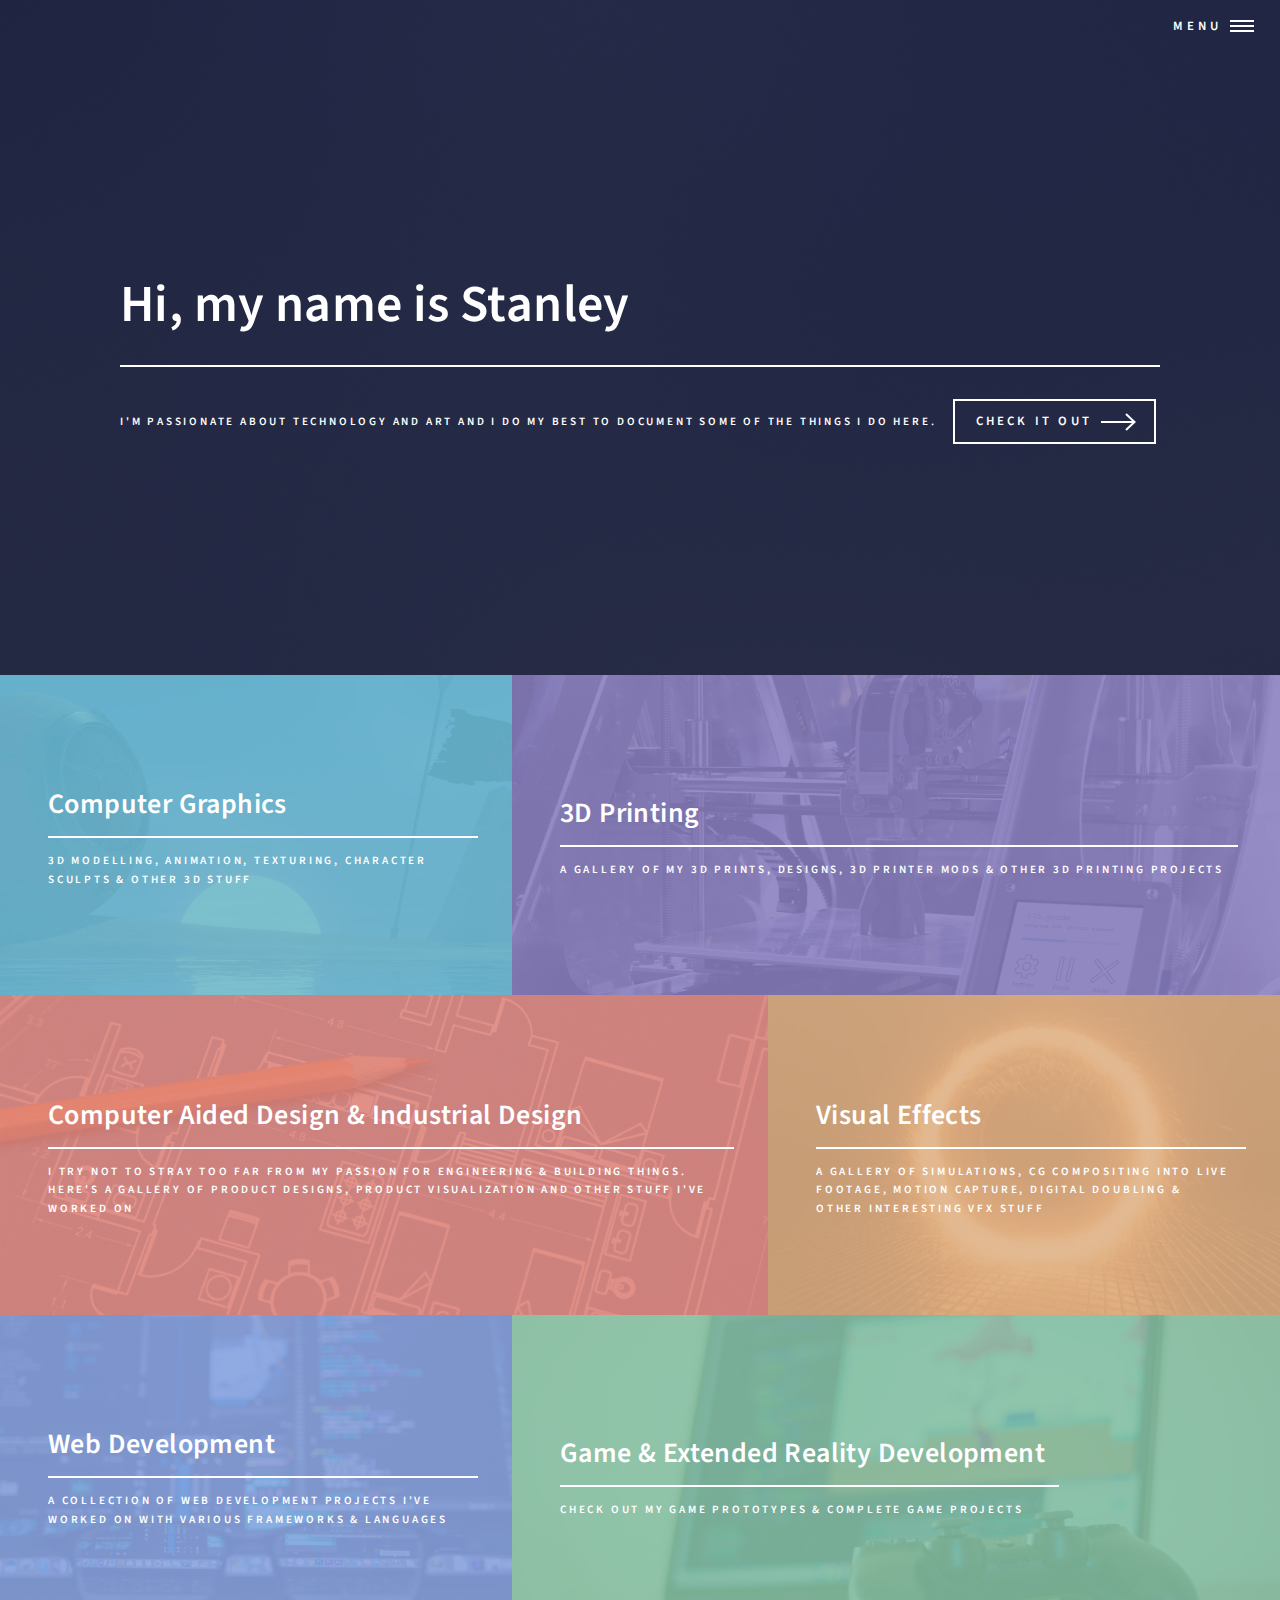
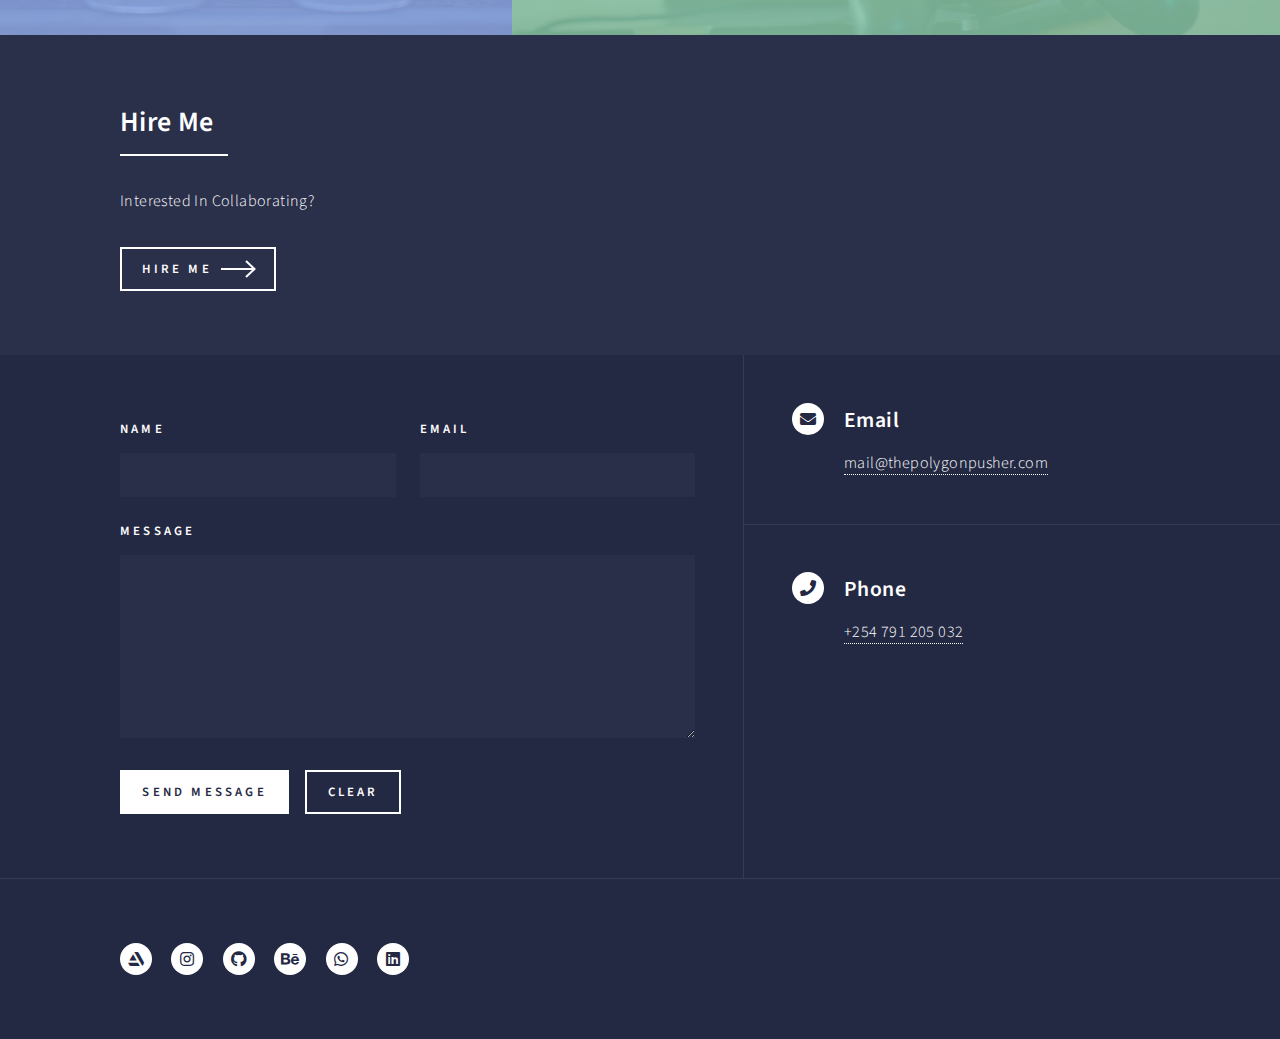
<file: index.html>
<!-- Hello there brave soul and all who dare look behind the curtain -->
<!-- Thank you for the compliment of inspecting the source -->

<!-- WELCOME! -->

<!DOCTYPE HTML>

<html lang="en">

<html>
	<head>
		<title>Portfolio Home</title>
		<meta charset="utf-8" />
		<meta name="viewport" content="width=device-width, initial-scale=1, user-scalable=no" />
		<link rel="stylesheet" href="assets/css/main.css" />
		<noscript><link rel="stylesheet" href="assets/css/noscript.css" /></noscript>
		<!--Favicons-->
			<link rel="apple-touch-icon" sizes="180x180" href="/images/favicons/apple-touch-icon.png">
			<link rel="icon" type="image/png" sizes="32x32" href="/images/favicons/favicon-32x32.png">
			<link rel="icon" type="image/png" sizes="16x16" href="/images/favicons/favicon-16x16.png">
			<link rel="manifest" href="/images/favicons/site.webmanifest">
			<link rel="mask-icon" href="/images/favicons/safari-pinned-tab.svg" color="#ff0000">
			<link rel="shortcut icon" href="/images/favicons/favicon.ico">
			<meta name="msapplication-TileColor" content="#ff0000">
			<meta name="msapplication-config" content="/images/favicons/browserconfig.xml">
			<meta name="theme-color" content="#ffffff">
		<!--Analytics-->
		<!-- Global site tag (gtag.js) - Google Analytics -->
			<script async src="https://www.googletagmanager.com/gtag/js?id=UA-177193596-1"></script>
			<script>
			window.dataLayer = window.dataLayer || [];
			function gtag(){dataLayer.push(arguments);}
			gtag('js', new Date());

			gtag('config', 'UA-177193596-1');
			</script>
		
	</head>

	<body class="is-preload">

		<!-- Wrapper -->
			<div id="wrapper">

				<!-- Header -->
					<header id="header" class="alt">
						<a href="index.html" class="logo">
						<nav>
							<a href="#menu">Menu</a>
						</nav>
					</header>

				<!-- Menu -->
				<nav id="menu">
					<ul class="links">
						<li><a href="index.html">Home</a></li>
						<li><a href="cgi.html">Computer Graphics</a></li>
						<li><a href="3dprinting.html">3D Printing</a></li>
						<li><a href="gamedev.html">Game & XR Development</a></li>
						<li><a href="CAD.html">Computer Aided Design</a></li>
						<li><a href="webdev.html">Web Development</a></li>
						<li><a href="vfx.html">Visual Effects</a></li>
						<li><a href="blog.html">Blog</a></li>
						<!-- <li><a href="about.html">About</a></li> -->
					</ul>
				</nav>

				<!-- Banner -->
					<section id="banner" class="major">
						<div class="inner">
							<header class="major">
								<h1>Hi, my name is Stanley</h1>
							</header>
							<div class="content">
								<p>I'm passionate about technology and art and I do my best to document some of the things I do here.</p>
								<ul class="actions">
									<li><a href="#one" class="button next scrolly">Check it out</a></li>
								</ul>
							</div>
						</div>
					</section>

				<!-- Main -->
					<div id="main">

						<!-- One -->
							<section id="one" class="tiles">
								<article>
									<span class="image">
										<img src="images/cg.jpg" alt="Computer generated image of a Tai Fighter from Star Wars" />
									</span>
									<header class="major">
										<h3><a href="cgi.html" class="link">Computer Graphics</a></h3>
										<p>3D Modelling, Animation, Texturing, character sculpts & Other 3D stuff</p>
									</header>
								</article>

								<article>
									<span class="image">
										<img src="images/3dprinting.jpg" alt="image of a 3d printer" />
									</span>
									<header class="major">
										<h3><a href="3dprinting.html" class="link">3D Printing</a></h3>
										<p>A Gallery of my 3D prints, designs, 3D printer mods & other 3d printing projects</p>
									</header>
								</article>
								<article>
									<span class="image">
										<img src="images/cad.jpg" alt="Blueprint of a building with a pencil next to it" />
									</span>
									<header class="major">
										<h3><a href="cad.html" class="link">Computer Aided Design & Industrial Design</a></h3>
										<p>I try not to stray too far from my passion for engineering & building things. Here's a gallery of product designs, product visualization and other stuff I've worked on</p>
									</header>
								</article>
								<article>
									<span class="image">
										<img src="images/vfx.jpg" alt="Effect of an otherworldly portal to another dimension" />
									</span>
									<header class="major">
										<h3><a href="vfx.html" class="link">Visual Effects</a></h3>
										<p>A gallery of simulations, cg compositing into live footage, motion capture, digital doubling & other interesting VFX stuff</p>
									</header>
								</article>
								<article>
									<span class="image">
										<img src="images/webdev.jpg" alt="Cool image of code focused with glasses on a table" />
									</span>
									<header class="major">
										<h3><a href="webdev.html" class="link">Web Development</a></h3>
										<p>A collection of web development Projects I've worked on with various frameworks & languages</p>
									</header>
								</article>
								<article>
									<span class="image">
										<img src="images/gamedev.jpg" alt="Playstation pad next to a laptop" />
									</span>
									<header class="major">
										<h3><a href="gamedev.html" class="link">Game & Extended Reality Development</a></h3>
										<p>Check out my game prototypes & complete game projects</p>
									</header>
								</article>
							</section>

						<!-- Two -->
							<section id="two">
								<div class="inner">
									<header class="major">
										<h2>Hire Me</h2>
									</header>
									<p>Interested In Collaborating?</p>
									<ul class="actions">
										<li><a href="https://www.upwork.com/freelancers/thepolygonpusher" class="button next">Hire Me</a></li>
									</ul>
								</div>
							</section>

						

					</div>

				<!-- Contact -->
					<section id="contact">
						<div class="inner">
							<section>
								<form method="post" action="https://formspree.io/f/mbjqykkw" method="POST" enctype="multipart/form-data" name="WebsiteContactForm">
									<div class="fields">
										<div class="field half">
											<label for="name">Name</label>
											<input type="text" name="name" id="name" />
										</div>
										<div class="field half">
											<label for="email">Email</label>
											<input type="email" name="_replyto" id="email" />
										</div>
										<div class="field">
											<label for="message">Message</label>
											<textarea name="message" id="message" rows="6"></textarea>
										</div>
									</div>
									<ul class="actions">
										<li><input type="submit" value="Send Message" class="primary" /></li>
										<li><input type="reset" value="Clear" /></li>
									</ul>
								</form>
							</section>
							<section class="split">
								<section>
									<div class="contact-method">
										<span class="icon solid alt fa-envelope"></span>
										<h3>Email</h3>
										<a href="mailto:mail@thepolygonpusher.com">mail@thepolygonpusher.com</a>
									</div>
								</section>
								<section>
									<div class="contact-method">
										<span class="icon solid alt fa-phone"></span>
										<h3>Phone</h3>
										<span><a href="tel:+254791205032">+254 791 205 032</a></span>
									</div>
								</section>
							</section>
						</div>
					</section>

				<!-- Footer -->
				<footer id="footer">
					<div class="inner">
						<ul class="icons">
							<li><a href="https://www.artstation.com/the_polygonpusher" class="icon brands alt fa-artstation"><span class="label">Artstation</span></a></li>
							<li><a href="https://www.instagram.com/the_polygonpusher/" class="icon brands alt fa-instagram"><span class="label">Instagram</span></a></li>
							<li><a href="https://github.com/Krauser-IV" class="icon brands alt fa-github"><span class="label">GitHub</span></a></li>
							<li><a href="https://www.behance.net/masindestanley" class="icon brands alt fa-behance"><span class="label">Behance</span></a></li>
							<li><a href="https://api.whatsapp.com/send?phone=254791205032" class="icon brands alt fa-whatsapp"><span class="label">Whatsapp</span></a></li>
							<li><a href="https://www.linkedin.com/in/stanley-masinde-721957112/" class="icon brands alt fa-linkedin"><span class="label">Linked In</span></a></li>
						</ul>
					</div>

				</footer>
				
			</div>

		<!-- Scripts -->
			<script src="assets/js/jquery.min.js"></script>
			<script src="assets/js/jquery.scrolly.min.js"></script>
			<script src="assets/js/jquery.scrollex.min.js"></script>
			<script src="assets/js/browser.min.js"></script>
			<script src="assets/js/breakpoints.min.js"></script>
			<script src="assets/js/util.js"></script>
			<script src="assets/js/main.js"></script>

	</body>
</html>
</file>
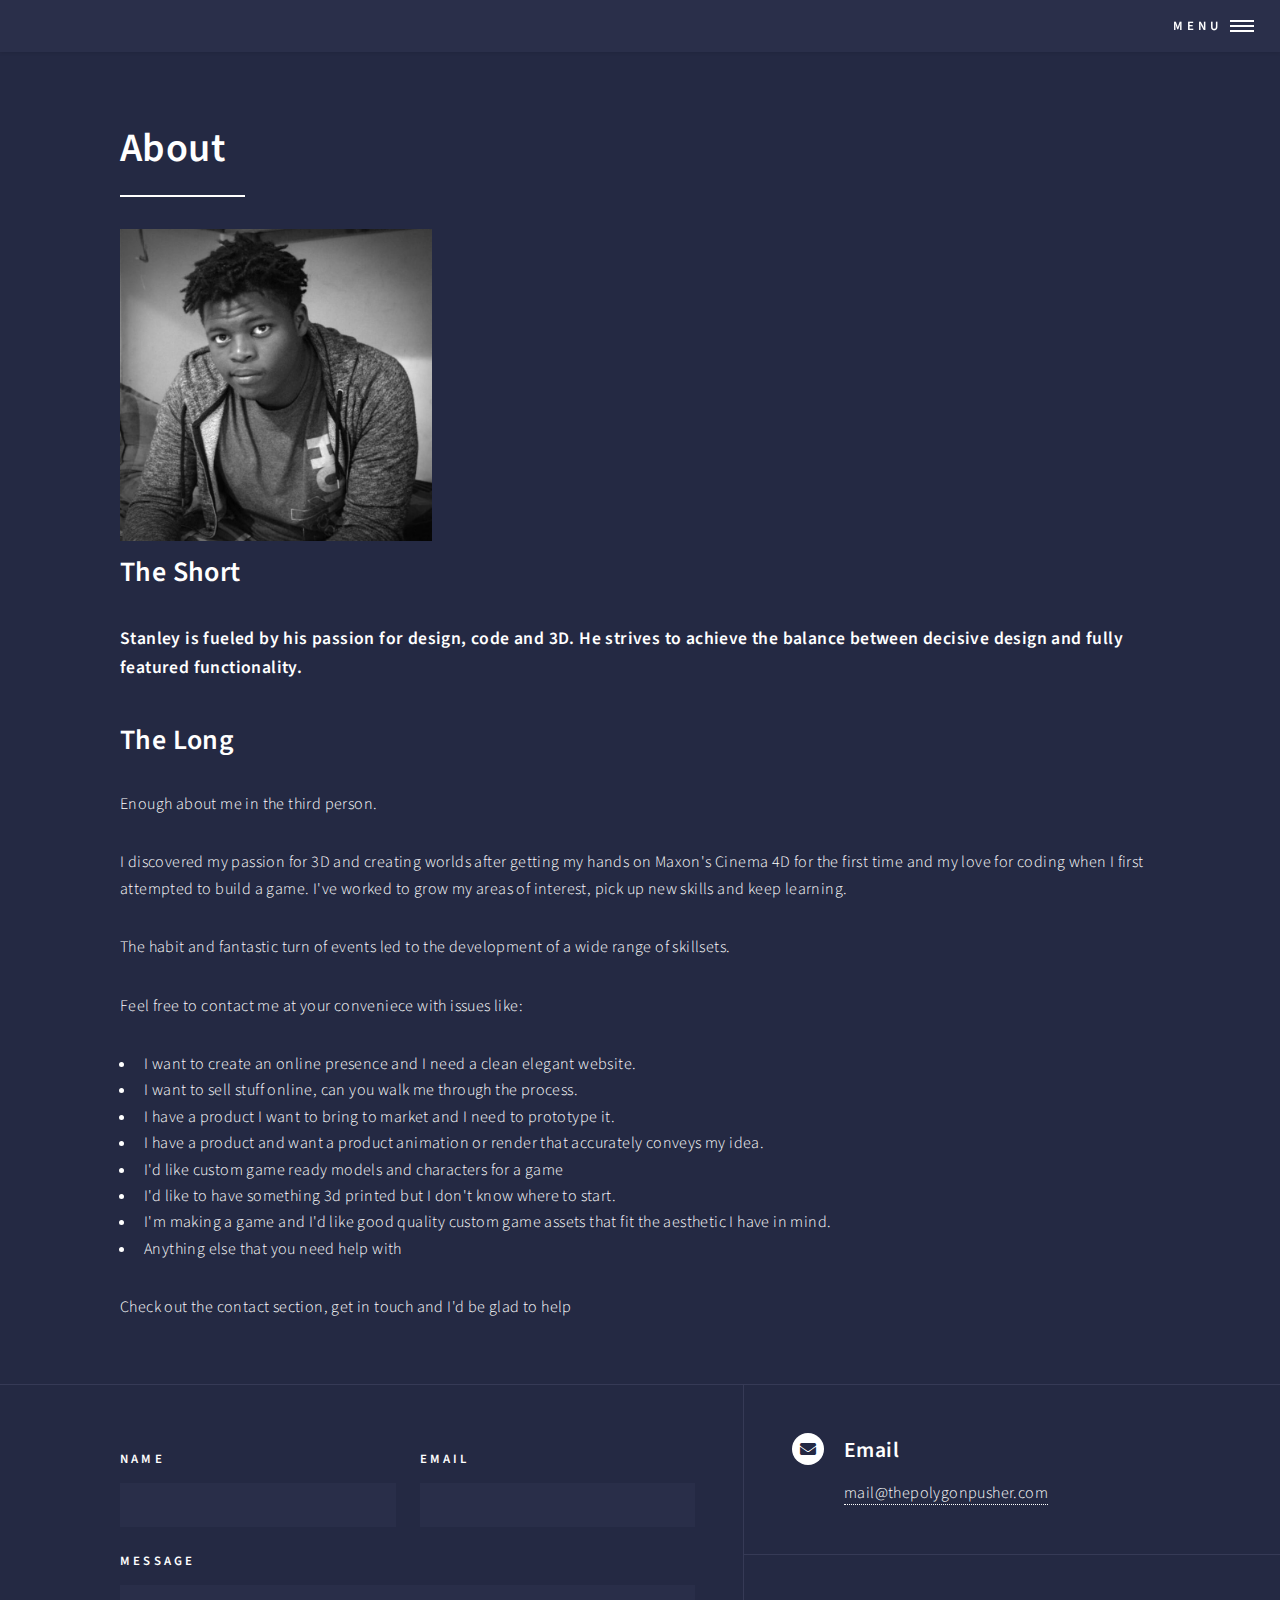
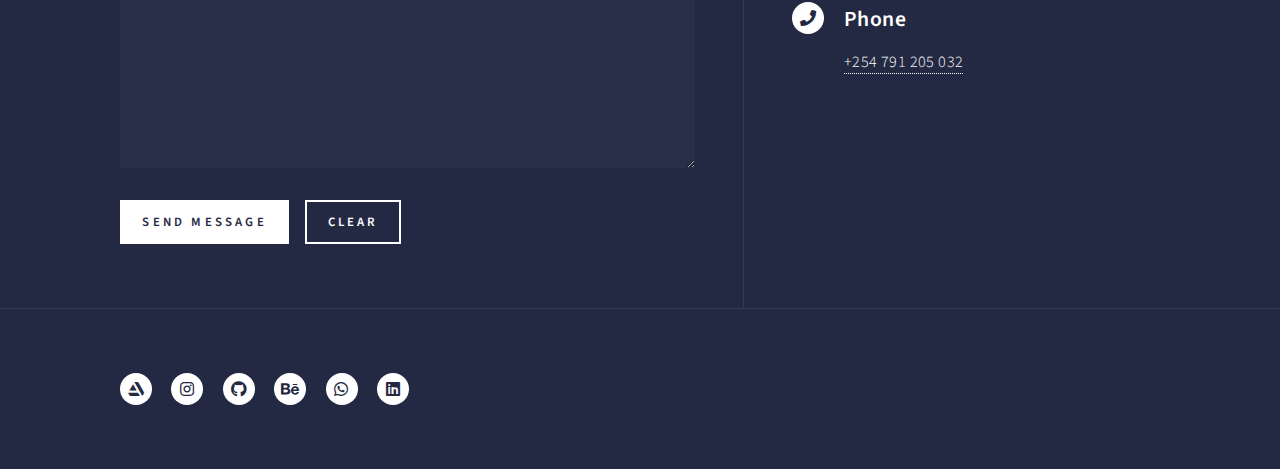
<file: about.html>
<!DOCTYPE HTML>

<html>
	<head>
		<title>Portfolio About</title>
		<meta charset="utf-8" />
		<meta name="viewport" content="width=device-width, initial-scale=1, user-scalable=no" />
		<link rel="stylesheet" href="assets/css/main.css" />
		<noscript><link rel="stylesheet" href="assets/css/noscript.css" /></noscript>
		<!--Favicons-->
		<link rel="apple-touch-icon" sizes="180x180" href="/images/favicons/apple-touch-icon.png">
		<link rel="icon" type="image/png" sizes="32x32" href="/images/favicons/favicon-32x32.png">
		<link rel="icon" type="image/png" sizes="16x16" href="/images/favicons/favicon-16x16.png">
		<link rel="manifest" href="/images/favicons/site.webmanifest">
		<link rel="mask-icon" href="/images/favicons/safari-pinned-tab.svg" color="#ff0000">
		<link rel="shortcut icon" href="/images/favicons/favicon.ico">
		<meta name="msapplication-TileColor" content="#ff0000">
		<meta name="msapplication-config" content="/images/favicons/browserconfig.xml">
		<meta name="theme-color" content="#ffffff">
		<!--Analytics-->
		<!-- Global site tag (gtag.js) - Google Analytics -->
		<script async src="https://www.googletagmanager.com/gtag/js?id=UA-177193596-1"></script>
		<script>
		window.dataLayer = window.dataLayer || [];
		function gtag(){dataLayer.push(arguments);}
		gtag('js', new Date());

		gtag('config', 'UA-177193596-1');
		</script>
	</head>
	<body class="is-preload">

		<!-- Wrapper -->
			<div id="wrapper">

				<!-- Header -->
					<header id="header">
						<a href="index.html" class="logo">
						<nav>
							<a href="#menu">Menu</a>
						</nav>
					</header>

				<!-- Menu -->
				<nav id="menu">
					<ul class="links">
						<li><a href="index.html">Home</a></li>
						<li><a href="cgi.html">Computer Graphics</a></li>
						<li><a href="3dprinting.html">3D Printing</a></li>
						<li><a href="gamedev.html">Game & XR Development</a></li>
						<li><a href="CAD.html">Computer Aided Design</a></li>
						<li><a href="webdev.html">Web Development</a></li>
						<li><a href="vfx.html">Visual Effects</a></li>
						<li><a href="blog.html">Blog</a></li>
						<!-- <li><a href="about.html">About</a></li> -->
					</ul>
				</nav>

				<!-- Main -->
					<div id="main" class="alt">

						<!-- One -->
							<section id="one">
								<div class="inner">
									<header class="major">
										<h1>About</h1>
									</header>
									<span ><img width="30%" src="images/about-photo.jpg" alt="" /></span>
									<h2>The Short</h2>
									<h4><p>Stanley is fueled by his passion for design, code and 3D. He strives to achieve the balance between decisive design and fully featured functionality.</p><h4>
									<h2>The Long</h2>
									<p>Enough about me in the third person.</p>
									<p>I discovered my passion for 3D and creating worlds after getting my hands on Maxon's Cinema 4D for the first time and my love for coding when I first attempted to build a game. I've worked to grow my areas of interest, pick up new skills and keep learning.</p>
									<p>The habit and fantastic turn of events led to the development of a wide range of skillsets. </p>
									<p>Feel free to contact me at your conveniece with issues like:</p>
									<ul>
										<li>I want to create an online presence and I need a clean elegant website.</li>
										<li>I want to sell stuff online, can you walk me through the process.</li>
										<li>I have a product I want to bring to market and I need to prototype it.</li>
										<li>I have a product and want a product animation or render that accurately conveys my idea.</li>
										<li>I'd like custom game ready models and characters for a game</li>
										<li>I'd like to have something 3d printed but I don't know where to start.</li>
										<li>I'm making a game and I'd like good quality custom game assets that fit the aesthetic I have in mind.</li>
										<li>Anything else that you need help with</li>
									</ul>
									<p>Check out the contact section, get in touch and I'd be glad to help</p>
								</div>
							</section>

					</div>

				<!-- Contact -->
				<section id="contact">
					<div class="inner">
						<section>
							<form method="post" action="https://formspree.io/f/mbjqykkw" method="POST" enctype="multipart/form-data" name="WebsiteContactForm">
								<div class="fields">
									<div class="field half">
										<label for="name">Name</label>
										<input type="text" name="name" id="name" />
									</div>
									<div class="field half">
										<label for="email">Email</label>
										<input type="email" name="_replyto" id="email" />
									</div>
									<div class="field">
										<label for="message">Message</label>
										<textarea name="message" id="message" rows="6"></textarea>
									</div>
								</div>
								<ul class="actions">
									<li><input type="submit" value="Send Message" class="primary" /></li>
									<li><input type="reset" value="Clear" /></li>
								</ul>
							</form>
						</section>
						<section class="split">
							<section>
								<div class="contact-method">
									<span class="icon solid alt fa-envelope"></span>
									<h3>Email</h3>
									<a href="mailto:mail@thepolygonpusher.com">mail@thepolygonpusher.com</a>
								</div>
							</section>
							<section>
								<div class="contact-method">
									<span class="icon solid alt fa-phone"></span>
									<h3>Phone</h3>
									<span><a href="tel:+254791205032">+254 791 205 032</a></span>
								</div>
							</section>
						</section>
					</div>
				</section>

				<!-- Footer -->
				<footer id="footer">
					<div class="inner">
						<ul class="icons">
							<li><a href="https://www.artstation.com/the_polygonpusher" class="icon brands alt fa-artstation"><span class="label">Artstation</span></a></li>
							<li><a href="https://www.instagram.com/the_polygonpusher/" class="icon brands alt fa-instagram"><span class="label">Instagram</span></a></li>
							<li><a href="https://github.com/Krauser-IV" class="icon brands alt fa-github"><span class="label">GitHub</span></a></li>
							<li><a href="https://www.behance.net/masindestanley" class="icon brands alt fa-behance"><span class="label">Behance</span></a></li>
							<li><a href="https://api.whatsapp.com/send?phone=254791205032" class="icon brands alt fa-whatsapp"><span class="label">Whatsapp</span></a></li>
							<li><a href="https://www.linkedin.com/in/stanley-masinde-721957112/" class="icon brands alt fa-linkedin"><span class="label">Linken In</span></a></li>
						</ul>
					</div>
				</footer>

			</div>

		<!-- Scripts -->
			<script src="assets/js/jquery.min.js"></script>
			<script src="assets/js/jquery.scrolly.min.js"></script>
			<script src="assets/js/jquery.scrollex.min.js"></script>
			<script src="assets/js/browser.min.js"></script>
			<script src="assets/js/breakpoints.min.js"></script>
			<script src="assets/js/util.js"></script>
			<script src="assets/js/main.js"></script>

	</body>
</html>
</file>
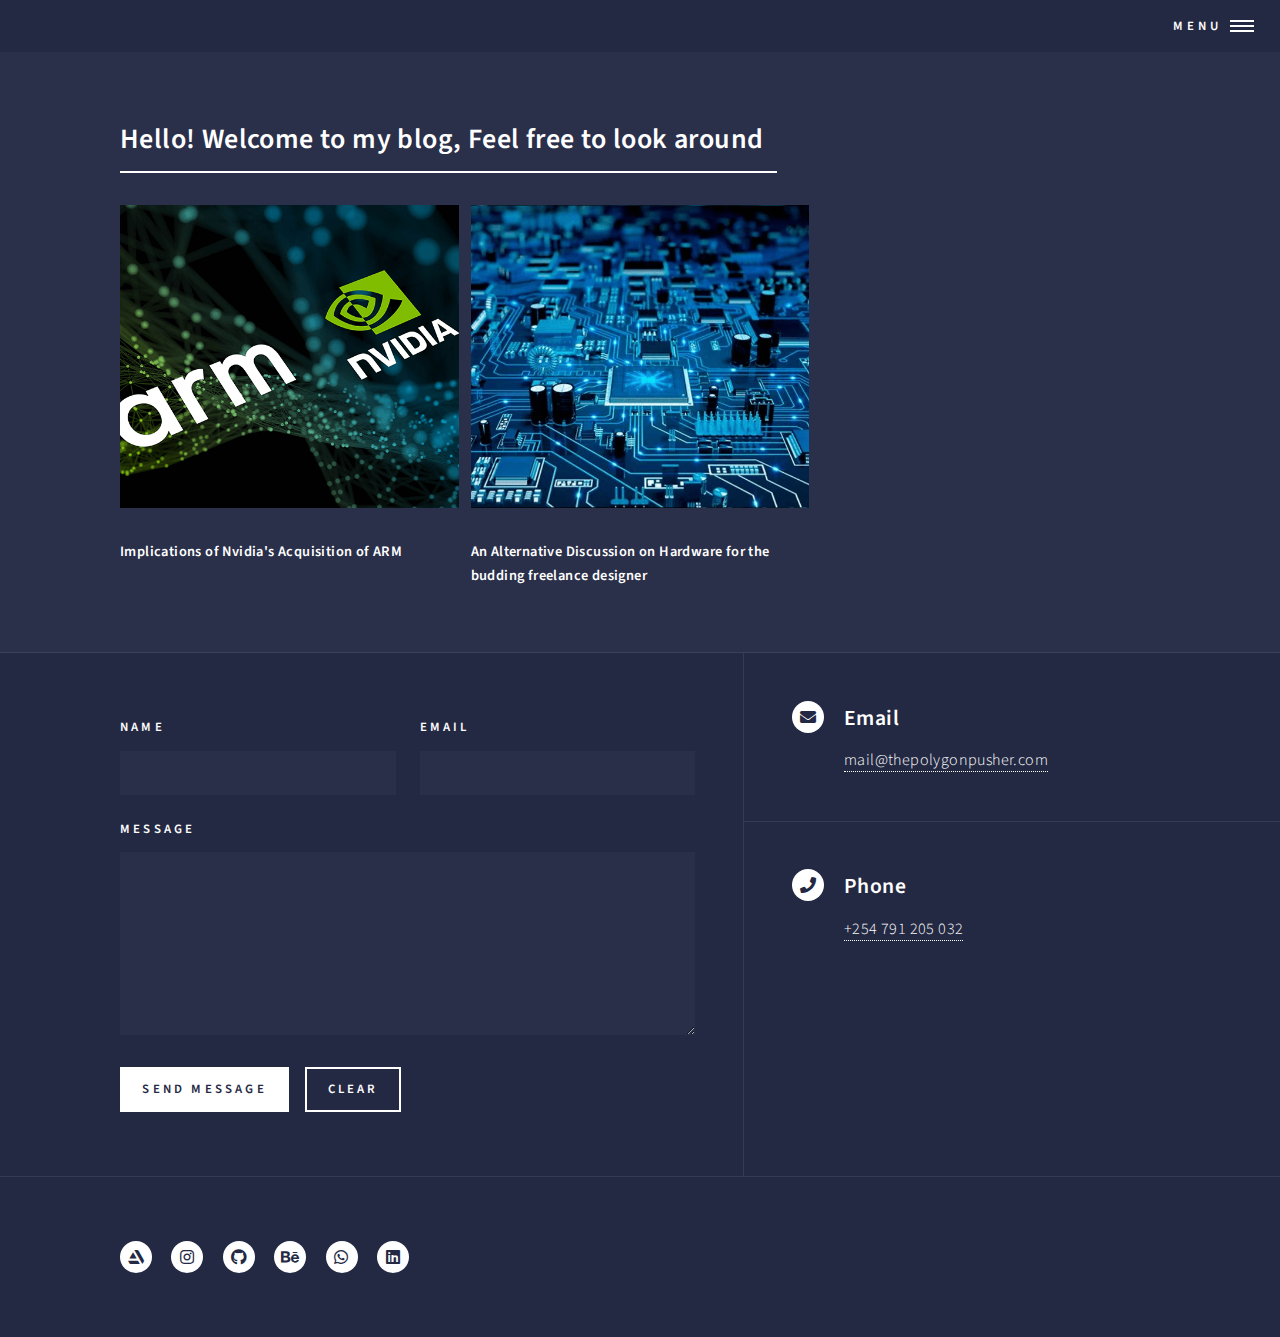
<file: blog.html>
<!-- Hello there brave soul and all who dare look behind the curtain -->
<!-- Thank you for the compliment of inspecting the source -->

<!-- WELCOME! -->

<!DOCTYPE HTML>

<html lang="en">

<html>
	<head>
		<title>Stanley Masinde Blog</title>
		<meta charset="utf-8" />
		<meta name="viewport" content="width=device-width, initial-scale=1, user-scalable=no" />
		<link rel="stylesheet" href="assets/css/main.css" />
		<noscript><link rel="stylesheet" href="assets/css/noscript.css" /></noscript>
		<!--Favicons-->
			<link rel="apple-touch-icon" sizes="180x180" href="/images/favicons/apple-touch-icon.png">
			<link rel="icon" type="image/png" sizes="32x32" href="/images/favicons/favicon-32x32.png">
			<link rel="icon" type="image/png" sizes="16x16" href="/images/favicons/favicon-16x16.png">
			<link rel="manifest" href="/images/favicons/site.webmanifest">
			<link rel="mask-icon" href="/images/favicons/safari-pinned-tab.svg" color="#ff0000">
			<link rel="shortcut icon" href="/images/favicons/favicon.ico">
			<meta name="msapplication-TileColor" content="#ff0000">
			<meta name="msapplication-config" content="/images/favicons/browserconfig.xml">
			<meta name="theme-color" content="#ffffff">
		<!--Analytics-->
		<!-- Global site tag (gtag.js) - Google Analytics -->
			<script async src="https://www.googletagmanager.com/gtag/js?id=UA-177193596-1"></script>
			<script>
			window.dataLayer = window.dataLayer || [];
			function gtag(){dataLayer.push(arguments);}
			gtag('js', new Date());

			gtag('config', 'UA-177193596-1');
			</script>
		
	</head>

	<body class="is-preload">

		<!-- Wrapper -->
			<div id="wrapper">

				<!-- Header -->
					<header id="header" class="alt">
						<a href="index.html" class="logo">
						<nav>
							<a href="#menu">Menu</a>
						</nav>
					</header>

				<!-- Menu -->
				<nav id="menu">
					<ul class="links">
						<li><a href="index.html">Home</a></li>
						<li><a href="cgi.html">Computer Graphics</a></li>
						<li><a href="3dprinting.html">3D Printing</a></li>
						<li><a href="gamedev.html">Game & XR Development</a></li>
						<li><a href="CAD.html">Computer Aided Design</a></li>
						<li><a href="webdev.html">Web Development</a></li>
						<li><a href="vfx.html">Visual Effects</a></li>
						<li><a href="blog.html">Blog</a></li>
						<!-- <li><a href="about.html">About</a></li> -->
					</ul>
				</nav>

				<!-- Banner 
					<section id="banner" class="major">
						<div class="inner">
							<header class="major">
								<h1>Hello, welcome to my blog</h1>
							</header>
							<div class="content">
								<p>Feel free to look around.</p>
							</div>
						</div>
					</section>-->

				<!-- Main -->
					<div id="main">
						<!-- Blog Articles -->
						<div id="main">
							<div class="content-wrapper">
								<div id="main" class="alt">
									<section id="one">
										<div class="inner">
											<header class="major">
												<h2>Hello! Welcome to my blog, Feel free to look around</h2>
											</header>
		
											<!-- Content -->
												<div class="content">
													<div class="box alt">
														<div class="row gtr-50 gtr-uniform">
															<div class="col-4"><span class="image fit"> <a href="blog/nvidia-arm.html"> <img src="images/blog/nvidia-arm.png" alt="" /></span><h5>Implications of Nvidia's Acquisition of ARM</h5></a></div>
															<div class="col-4"><span class="image fit"> <a href="blog/design-hardware.html"> <img src="images/blog/design-hardware.png" alt="" /></span><h5>An Alternative Discussion on Hardware for the budding freelance designer</h5></a></div>

														</div>
												</div>
												
		
										</div>
									</section>

									</div>	
								</div>									
							</div>

			
											
					</div>

				<!-- Contact -->
					<section id="contact">
						<div class="inner">
							<section>
								<form method="post" action="https://formspree.io/f/mbjqykkw" method="POST" enctype="multipart/form-data" name="WebsiteContactForm">
									<div class="fields">
										<div class="field half">
											<label for="name">Name</label>
											<input type="text" name="name" id="name" />
										</div>
										<div class="field half">
											<label for="email">Email</label>
											<input type="email" name="_replyto" id="email" />
										</div>
										<div class="field">
											<label for="message">Message</label>
											<textarea name="message" id="message" rows="6"></textarea>
										</div>
									</div>
									<ul class="actions">
										<li><input type="submit" value="Send Message" class="primary" /></li>
										<li><input type="reset" value="Clear" /></li>
									</ul>
								</form>
							</section>
							<section class="split">
								<section>
									<div class="contact-method">
										<span class="icon solid alt fa-envelope"></span>
										<h3>Email</h3>
										<a href="mailto:mail@thepolygonpusher.com">mail@thepolygonpusher.com</a>
									</div>
								</section>
								<section>
									<div class="contact-method">
										<span class="icon solid alt fa-phone"></span>
										<h3>Phone</h3>
										<span><a href="tel:+254791205032">+254 791 205 032</a></span>
									</div>
								</section>
							</section>
						</div>
					</section>

				<!-- Footer -->
				<footer id="footer">
					<div class="inner">
						<ul class="icons">
							<li><a href="https://www.artstation.com/the_polygonpusher" class="icon brands alt fa-artstation"><span class="label">Artstation</span></a></li>
							<li><a href="https://www.instagram.com/the_polygonpusher/" class="icon brands alt fa-instagram"><span class="label">Instagram</span></a></li>
							<li><a href="https://github.com/Krauser-IV" class="icon brands alt fa-github"><span class="label">GitHub</span></a></li>
							<li><a href="https://www.behance.net/masindestanley" class="icon brands alt fa-behance"><span class="label">Behance</span></a></li>
							<li><a href="https://api.whatsapp.com/send?phone=254791205032" class="icon brands alt fa-whatsapp"><span class="label">Whatsapp</span></a></li>
							<li><a href="https://www.linkedin.com/in/stanley-masinde-721957112/" class="icon brands alt fa-linkedin"><span class="label">Linked In</span></a></li>
						</ul>
					</div>
				</footer>
				
			</div>

		<!-- Scripts -->
			<script src="assets/js/jquery.min.js"></script>
			<script src="assets/js/jquery.scrolly.min.js"></script>
			<script src="assets/js/jquery.scrollex.min.js"></script>
			<script src="assets/js/browser.min.js"></script>
			<script src="assets/js/breakpoints.min.js"></script>
			<script src="assets/js/util.js"></script>
			<script src="assets/js/main.js"></script>

	</body>
</html>
</file>
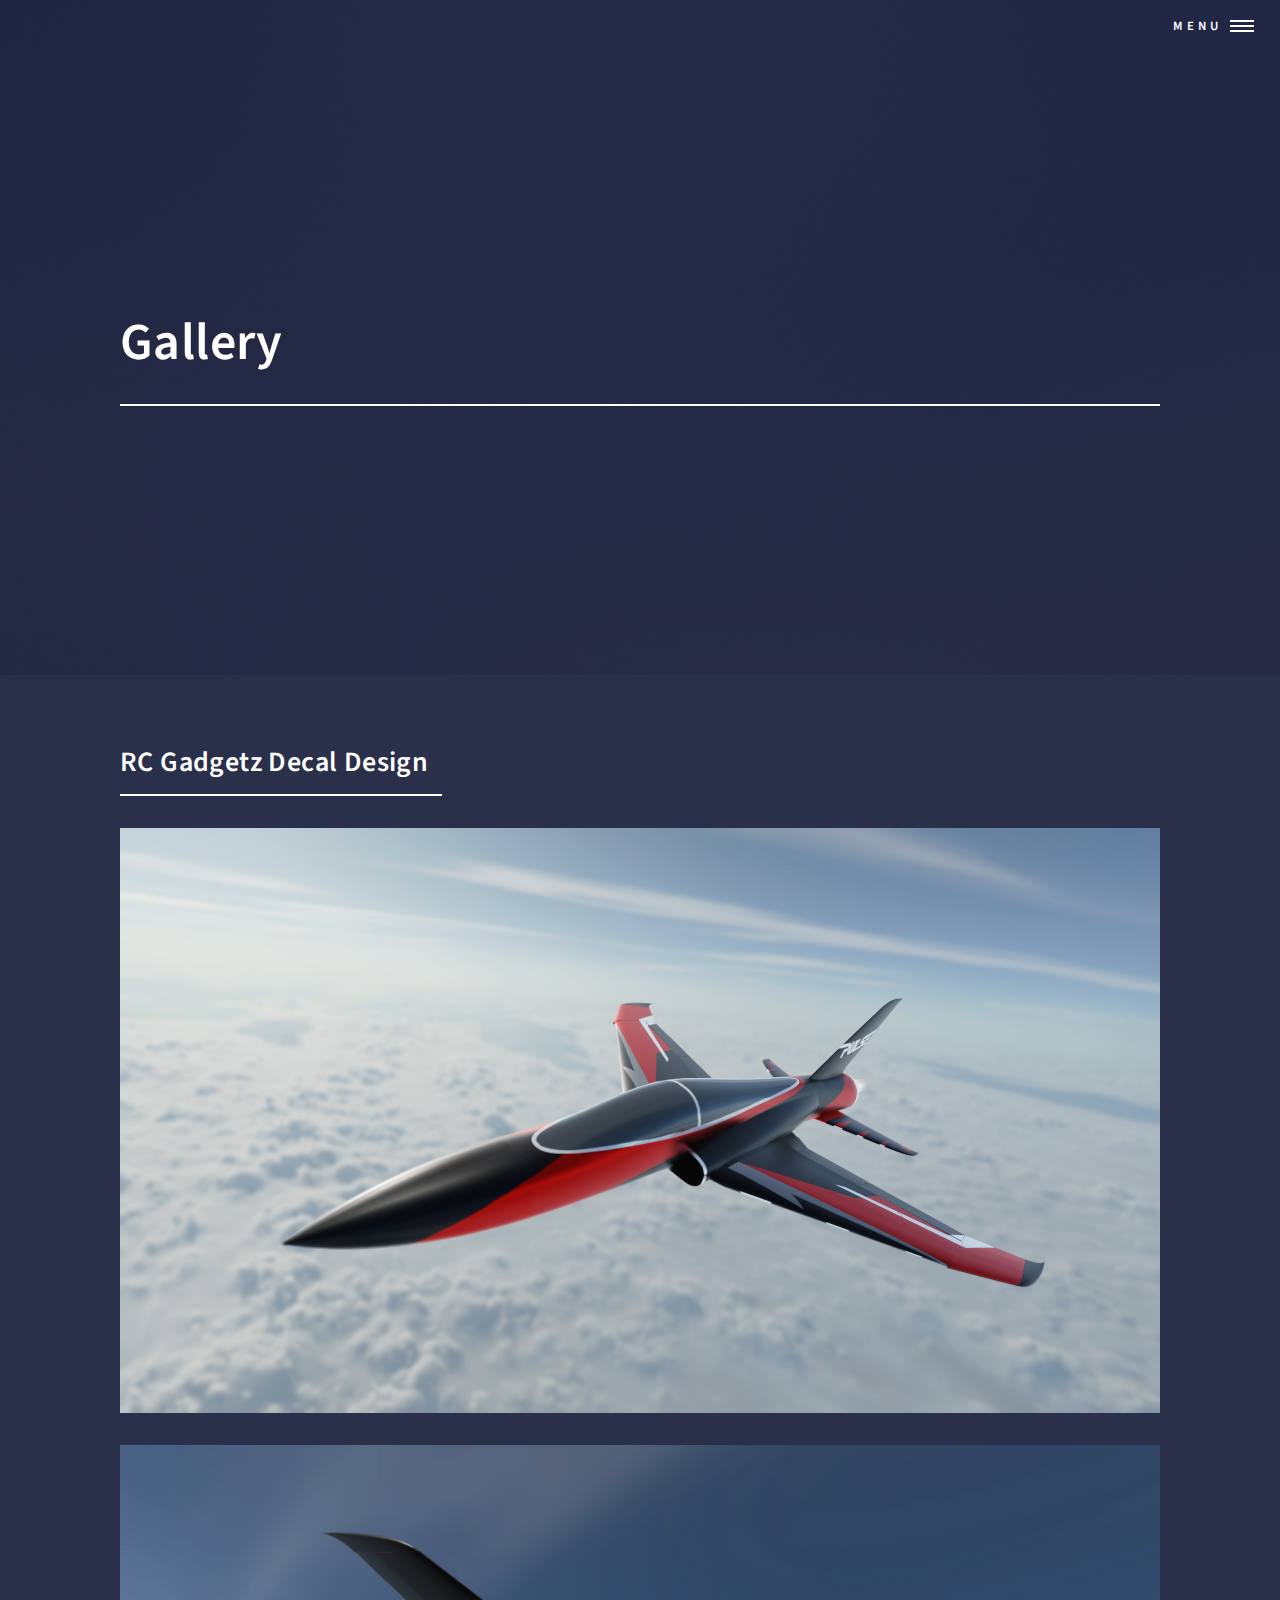
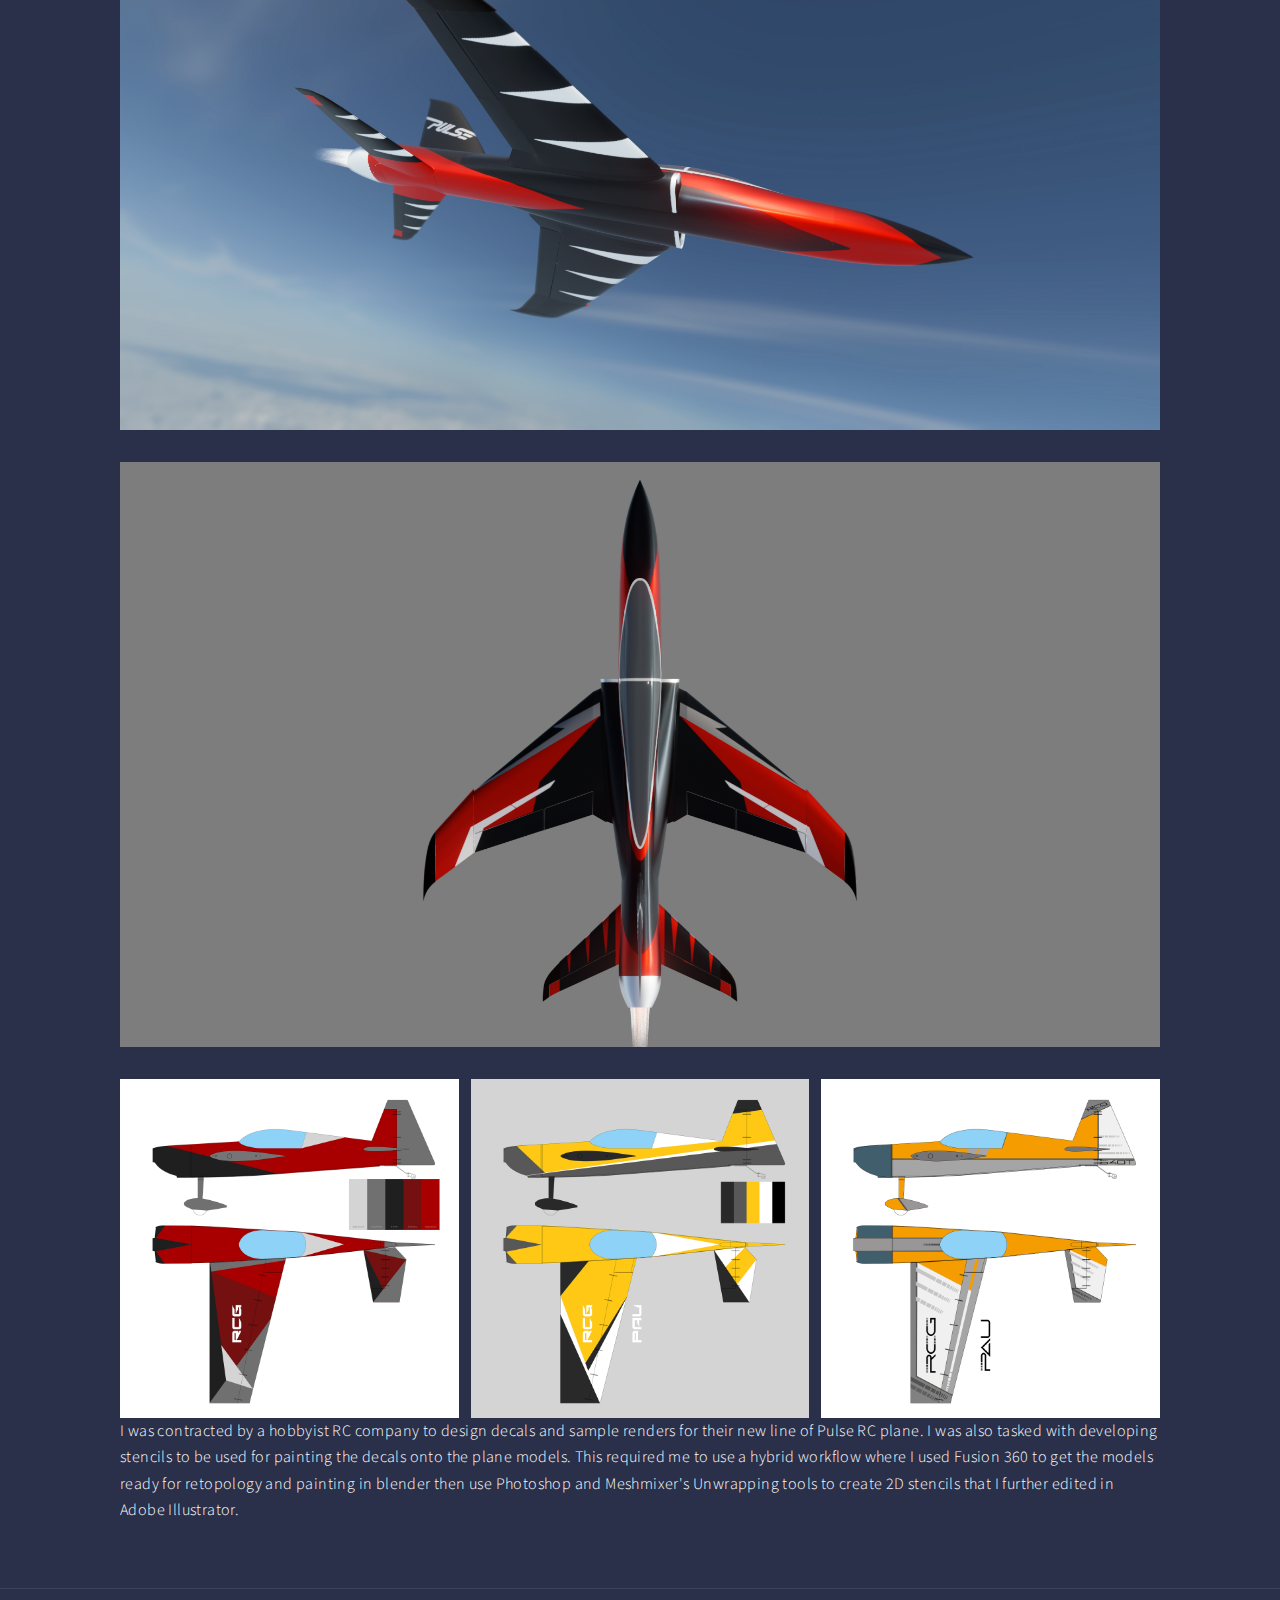
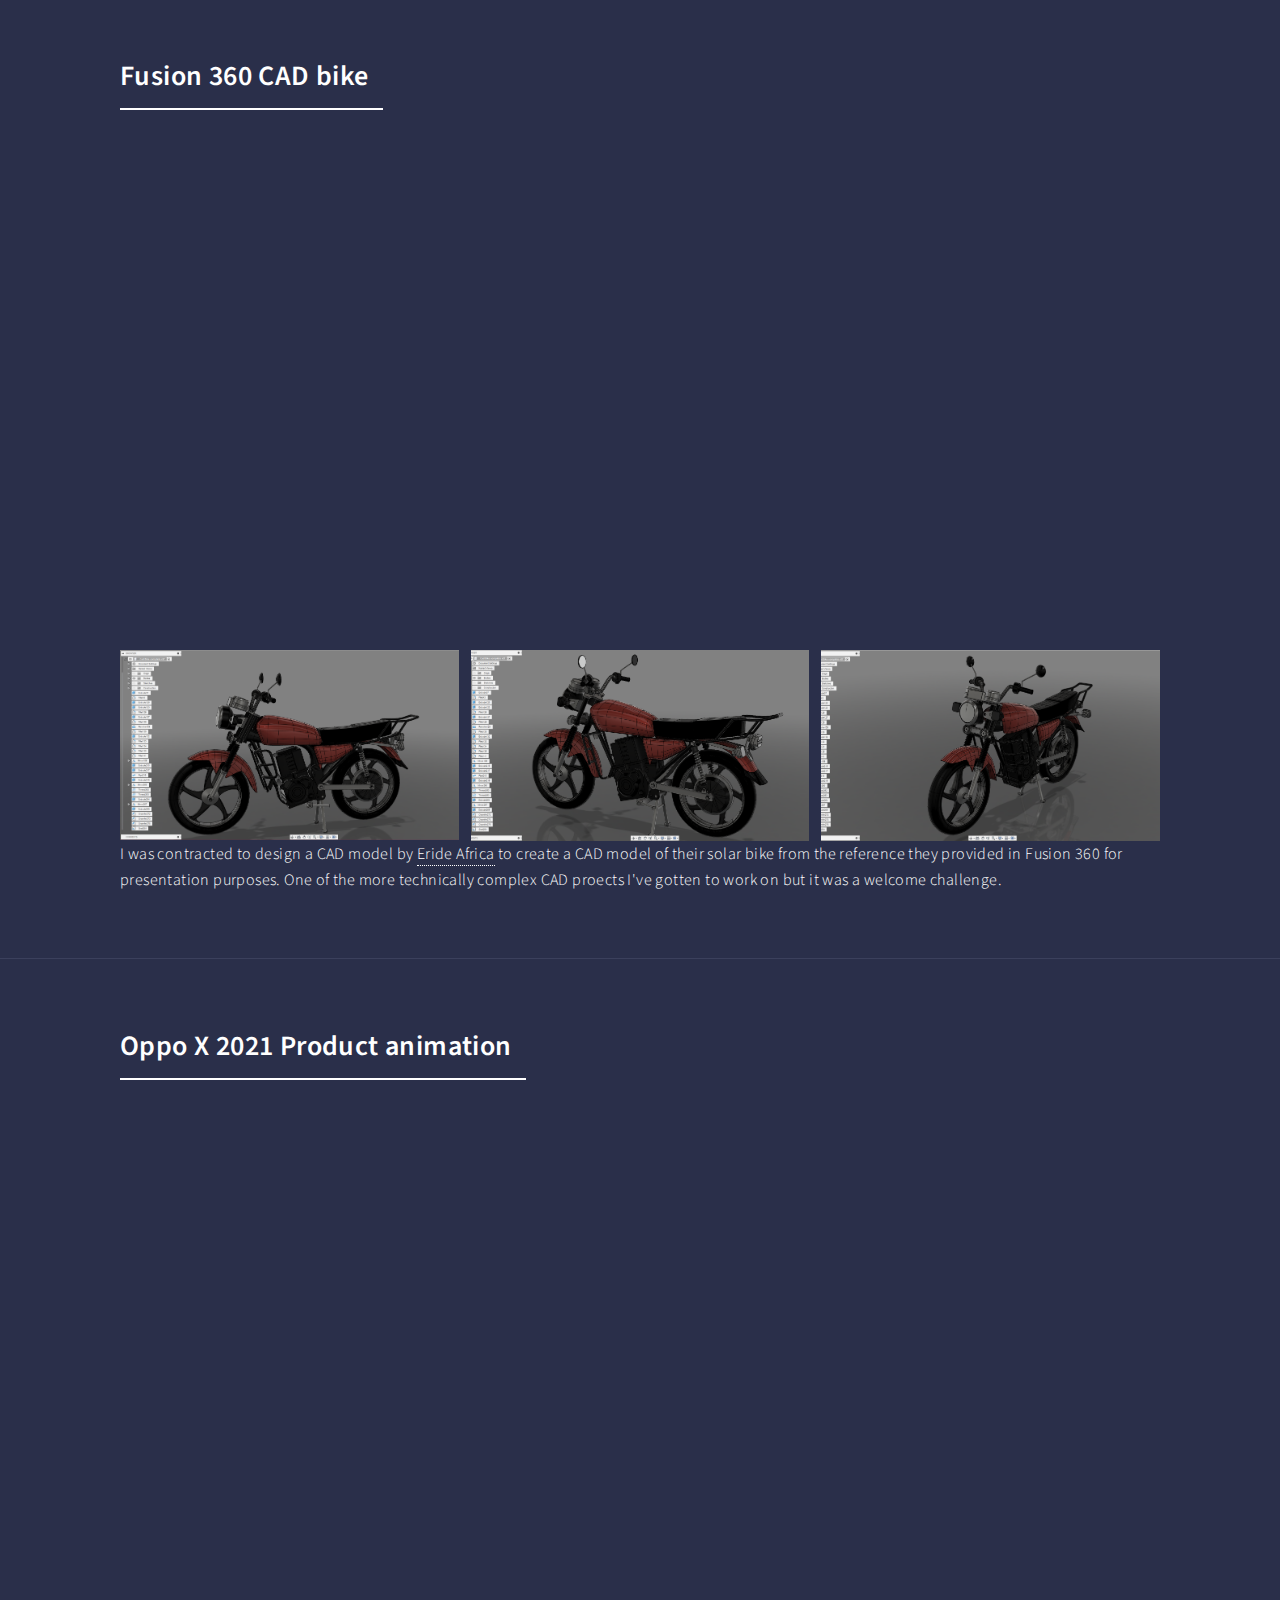
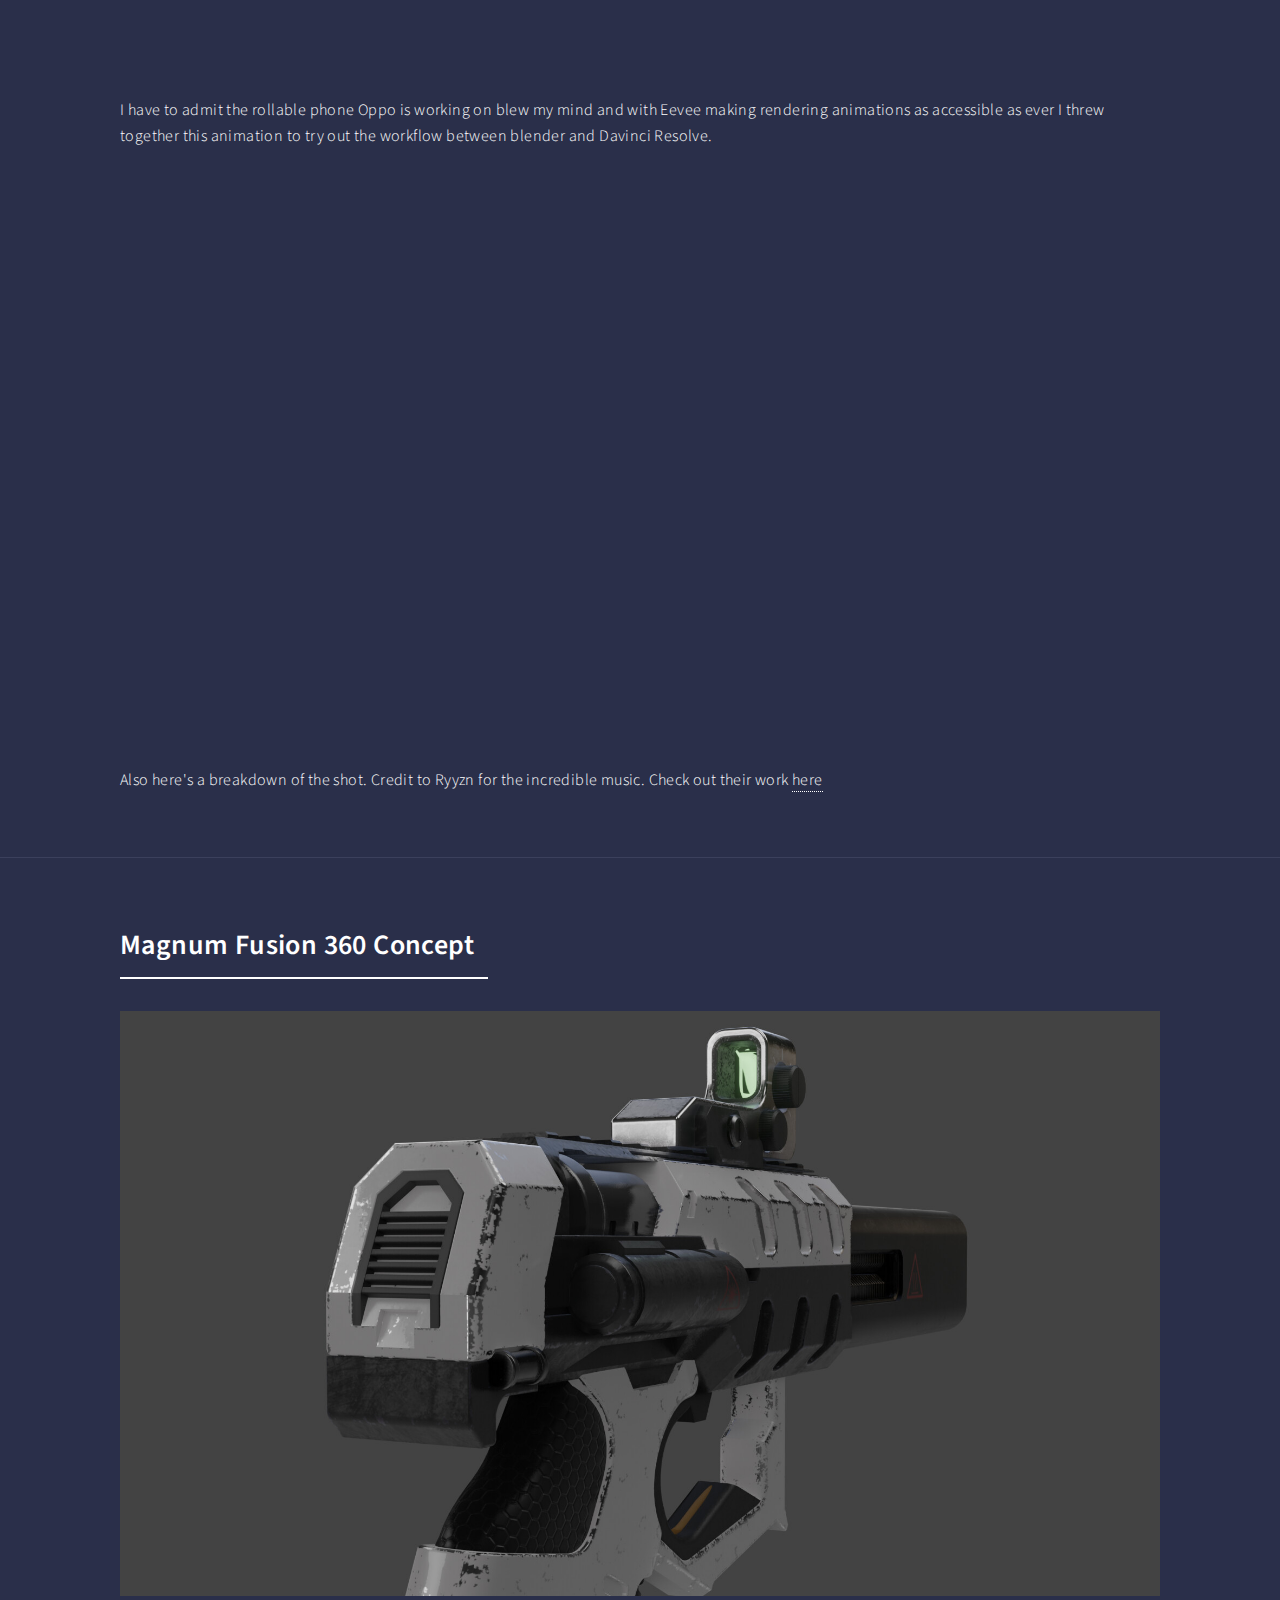
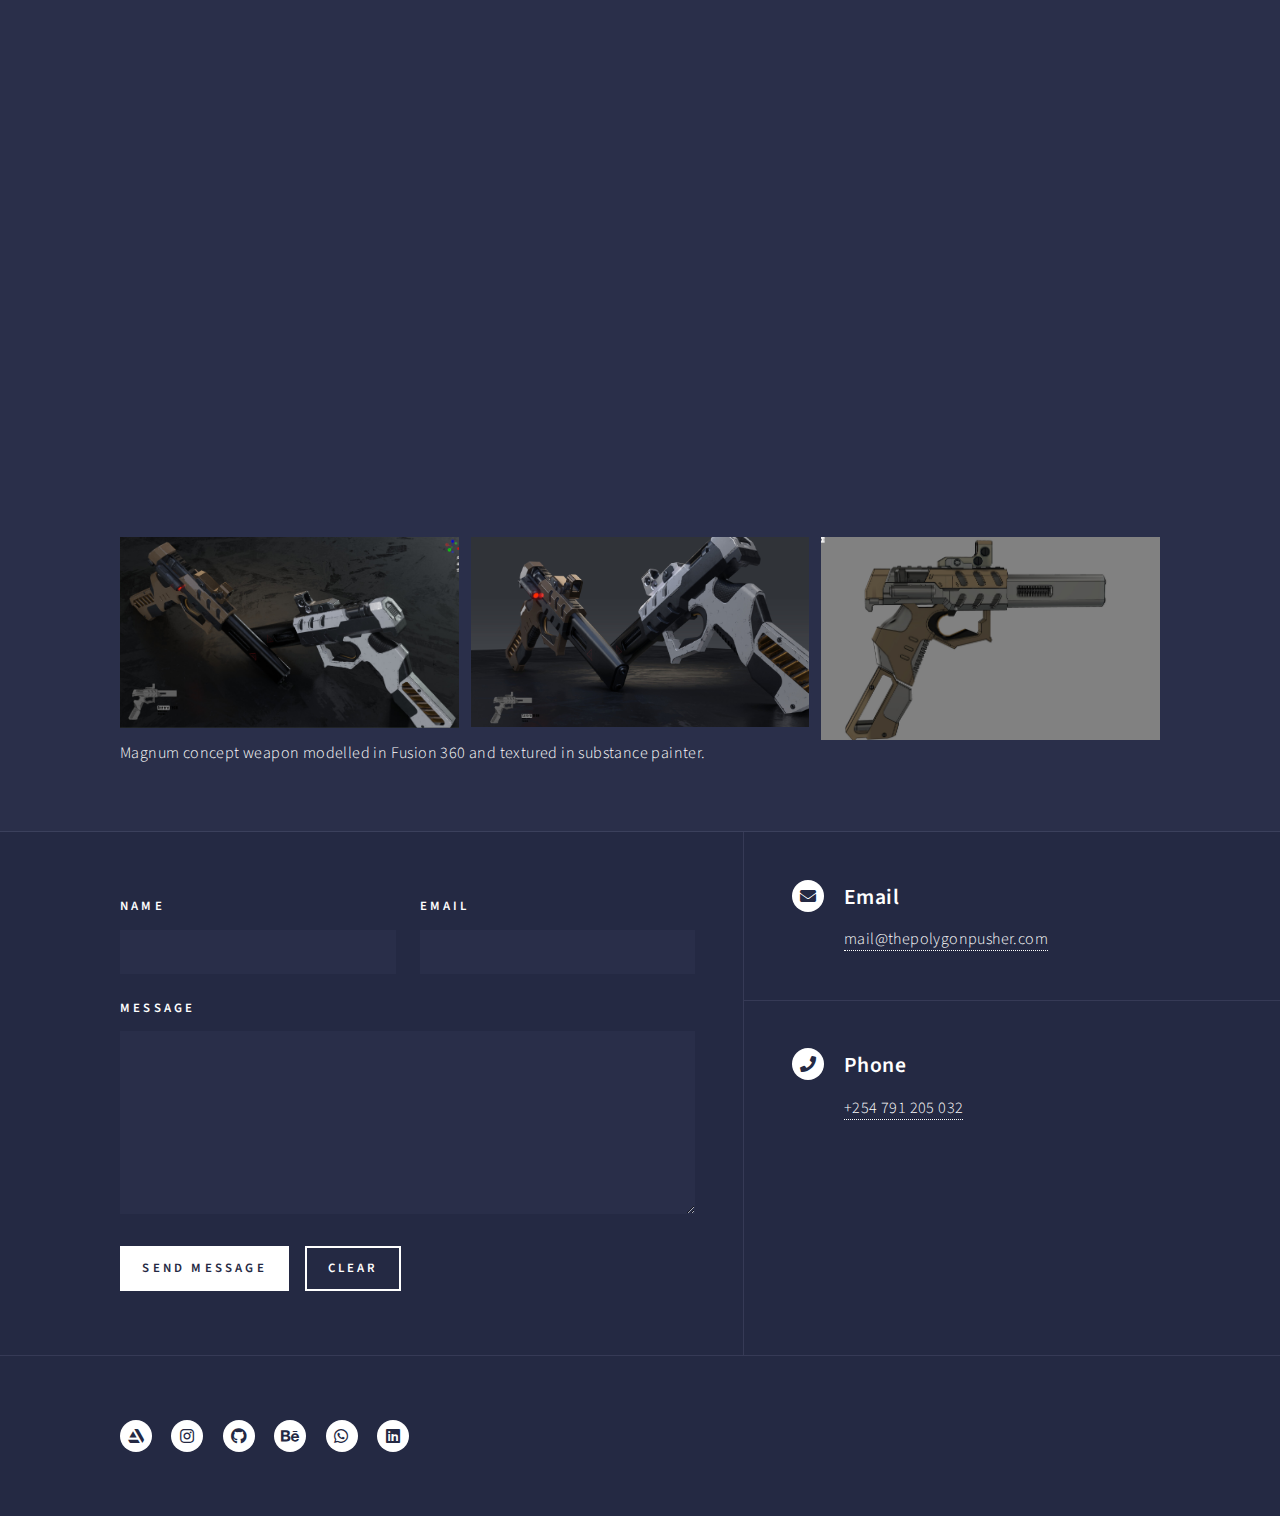
<file: cad.html>
<!DOCTYPE HTML>

<html>
	<head>
		<title>Portfolio Computer Aided Design</title>
		<meta charset="utf-8" />
		<meta name="viewport" content="width=device-width, initial-scale=1, user-scalable=no" />
		<link rel="stylesheet" href="assets/css/main.css" />
		<noscript><link rel="stylesheet" href="assets/css/noscript.css" /></noscript>
		<!--Favicons-->
		<link rel="apple-touch-icon" sizes="180x180" href="/images/favicons/apple-touch-icon.png">
		<link rel="icon" type="image/png" sizes="32x32" href="/images/favicons/favicon-32x32.png">
		<link rel="icon" type="image/png" sizes="16x16" href="/images/favicons/favicon-16x16.png">
		<link rel="manifest" href="/images/favicons/site.webmanifest">
		<link rel="mask-icon" href="/images/favicons/safari-pinned-tab.svg" color="#ff0000">
		<link rel="shortcut icon" href="/images/favicons/favicon.ico">
		<meta name="msapplication-TileColor" content="#ff0000">
		<meta name="msapplication-config" content="/images/favicons/browserconfig.xml">
		<meta name="theme-color" content="#ffffff">
		<!--Analytics-->
		<!-- Global site tag (gtag.js) - Google Analytics -->
		<script async src="https://www.googletagmanager.com/gtag/js?id=UA-177193596-1"></script>
		<script>
		window.dataLayer = window.dataLayer || [];
		function gtag(){dataLayer.push(arguments);}
		gtag('js', new Date());

		gtag('config', 'UA-177193596-1');
		</script>

	</head>
	<body class="is-preload">

		<!-- Wrapper -->
			<div id="wrapper">

				<!-- Header -->
					<header id="header" class="alt">
						<a href="index.html" class="logo">
						<nav>
							<a href="#menu">Menu</a>
						</nav>
					</header>

				<!-- Menu -->
				<nav id="menu">
					<ul class="links">
						<li><a href="index.html">Home</a></li>
						<li><a href="cgi.html">Computer Graphics</a></li>
						<li><a href="3dprinting.html">3D Printing</a></li>
						<li><a href="gamedev.html">Game & XR Development</a></li>
						<li><a href="CAD.html">Computer Aided Design</a></li>
						<li><a href="webdev.html">Web Development</a></li>
						<li><a href="vfx.html">Visual Effects</a></li>
						<li><a href="blog.html">Blog</a></li>
						<!-- <li><a href="about.html">About</a></li> -->
					</ul>
				</nav>

				<!-- Banner -->
				<section id="banner" class="major">
					<div class="inner">
						<header class="major">
							<h1>Gallery</h1>
						</header>
					</div>
				</section>

			<!-- Main -->
				<div id="main">
					<div class="content-wrapper">
						
						<div id="main" class="alt">

							<!--One-->
							<section id="one">
								<div class="inner">
									<header class="major">
										<h2>RC Gadgetz Decal Design</h2>
									</header>

									<!-- Content -->
										
										<div class="content">
											<div class="box alt">
												<span class="image fit"><img src="images/gallery/rc-gadgets-1st-angle.jpg" alt="" /></span>
												<span class="image fit"><img src="images/gallery/rc-gadgets-3rd-angle.jpg" alt="" /></span>
												<span class="image fit"><img src="images/gallery/rc-gadgets-2nd-angle.jpg" alt="" /></span>
												
												
												<div class="row gtr-50 gtr-uniform">
													<div class="col-4"><span class="image fit"><img src="images/gallery/rc-gadgets-1st-decal.jpg" alt="" /></span></div>
													<div class="col-4"><span class="image fit"><img src="images/gallery/rc-gadgets-2nd-decal.jpg" alt="" /></span></div>
													<div class="col-4"><span class="image fit"><img src="images/gallery/rc-gadgets-3rd-decal.jpg" alt="" /></span></div>
			
												</div>
											<div>
												
			
											<p class="description-text">
												I was contracted by a hobbyist RC company to design decals and sample renders for their new line of Pulse RC plane. I was also tasked with developing stencils to be used for painting the decals onto the plane models. This required me to use a hybrid workflow where I used Fusion 360 to get the models ready for retopology and painting in blender then use Photoshop and Meshmixer's Unwrapping tools to create 2D stencils that I further edited in Adobe Illustrator.
											</p>
										</div>
										

								</div>

							</section>	

							<!--Two-->
							<section id="two">
								<div class="inner">
									<header class="major">
										<h2>Fusion 360 CAD bike</h2>
									</header>

									<!-- Content -->
										
										<div class="content">
											<div class="box alt">

												<div class="sketchfab-embed-wrapper">
													<iframe title="CAD Bike"  width="100%" height="500" frameborder="0" allowfullscreen mozallowfullscreen="true" webkitallowfullscreen="true" allow="fullscreen; autoplay; vr" xr-spatial-tracking execution-while-out-of-viewport execution-while-not-rendered web-share src="https://sketchfab.com/models/5c6440958e3940508eddd94cff5f42f2/embed?autospin=1"> </iframe>
												</div>
												
												
												<div class="row gtr-50 gtr-uniform">
													<div class="col-4"><span class="image fit"><img src="images/gallery/CAD-bike.png" alt="" /></span></div>
													<div class="col-4"><span class="image fit"><img src="images/gallery/CAD-bike2.png" alt="" /></span></div>
													<div class="col-4"><span class="image fit"><img src="images/gallery/CAD-bike3.png" alt="" /></span></div>
			
												</div>
											<div>
												
			
											<p class="description-text">
												I was contracted to design a CAD model by <a href="http://eride.africa">Eride Africa</a> to create a CAD model of their solar bike from the reference they provided in Fusion 360 for presentation purposes. One of the more technically complex CAD proects I've gotten to work on but it was a welcome challenge.
											</p>
										</div>
										

								</div>

							</section>	

							<!--Three-->
							<section id="three">
								<div class="inner">
									<header class="major">
										<h2>Oppo X 2021 Product animation</h2>
									</header>

									<!-- Content -->
										
										<div class="content">

											<div class="box alt">
												<div style="padding:56.25% 0 0 0;position:relative;"><iframe src="https://player.vimeo.com/video/495259579?loop=1" style="position:absolute;top:0;left:0;width:100%;height:100%;" frameborder="0" allow="autoplay; fullscreen" allowfullscreen></iframe></div><script src="https://player.vimeo.com/api/player.js"></script>
											<div>
			
											<p class="description-text">
												I have to admit the rollable phone Oppo is working on blew my mind and with Eevee making rendering animations as accessible as ever I threw together this animation to try out the workflow between blender and Davinci Resolve.
											</p>

											<div style="padding:56.25% 0 0 0;position:relative;"><iframe src="https://player.vimeo.com/video/495262025?loop=1" style="position:absolute;top:0;left:0;width:100%;height:100%;" frameborder="0" allow="autoplay; fullscreen" allowfullscreen></iframe></div><script src="https://player.vimeo.com/api/player.js"></script>

											<p class="description-text">
												Also here's a breakdown of the shot. Credit to Ryyzn for the incredible music. Check out their work <a href="https://www.instagram.com/weareryyzn/">here</a>
											</p>	
										</div>
								</div>

							</section>

							<!--Four-->
							<section id="four">
								<div class="inner">
									<header class="major">
										<h2>Magnum Fusion 360 Concept</h2>
									</header>

									<!-- Content -->
										
										<div class="content">
											<div class="box alt">
												<span class="image fit"><img src="images/gallery/magnum-angle-3.jpg" alt="" /></span>

												<div class="sketchfab-embed-wrapper">
													<iframe title="Magnum Concept Gun" width="100%" height="500" frameborder="0" allowfullscreen mozallowfullscreen="true" webkitallowfullscreen="true" allow="fullscreen; autoplay; vr" xr-spatial-tracking execution-while-out-of-viewport execution-while-not-rendered web-share src="https://sketchfab.com/models/cf19698009464fe89fcba5b36828ce13/embed"> </iframe>
												</div>
												
												
												<div class="row gtr-50 gtr-uniform">
													<div class="col-4"><span class="image fit"><img src="images/gallery/magnum-angle-1.jpg" alt="" /></span></div>
													<div class="col-4"><span class="image fit"><img src="images/gallery/magnum-angle-2.jpg" alt="" /></span></div>
													<div class="col-4"><span class="image fit"><img src="images/gallery/magnum-viewport.jpg" alt="" /></span></div>
			
												</div>
											<div>
												
			
											<p class="description-text">
												Magnum concept weapon modelled in Fusion 360 and textured in substance painter.
											</p>
										</div>
										

								</div>

							</section>										
							

						</div>

					</div>
				</div>

				<!-- Contact -->
				<section id="contact">
					<div class="inner">
						<section>
							<form method="post" action="https://formspree.io/f/mbjqykkw" method="POST" enctype="multipart/form-data" name="WebsiteContactForm">
								<div class="fields">
									<div class="field half">
										<label for="name">Name</label>
										<input type="text" name="name" id="name" />
									</div>
									<div class="field half">
										<label for="email">Email</label>
										<input type="email" name="_replyto" id="email" />
									</div>
									<div class="field">
										<label for="message">Message</label>
										<textarea name="message" id="message" rows="6"></textarea>
									</div>
								</div>
								<ul class="actions">
									<li><input type="submit" value="Send Message" class="primary" /></li>
									<li><input type="reset" value="Clear" /></li>
								</ul>
							</form>
						</section>
						<section class="split">
							<section>
								<div class="contact-method">
									<span class="icon solid alt fa-envelope"></span>
									<h3>Email</h3>
									<a href="mailto:mail@thepolygonpusher.com">mail@thepolygonpusher.com</a>
								</div>
							</section>
							<section>
								<div class="contact-method">
									<span class="icon solid alt fa-phone"></span>
									<h3>Phone</h3>
									<span><a href="tel:+254791205032">+254 791 205 032</a></span>
								</div>
							</section>
						</section>
					</div>
				</section>

				<!-- Footer -->
				<footer id="footer">
					<div class="inner">
						<ul class="icons">
							<li><a href="https://www.artstation.com/the_polygonpusher" class="icon brands alt fa-artstation"><span class="label">Artstation</span></a></li>
							<li><a href="https://www.instagram.com/the_polygonpusher/" class="icon brands alt fa-instagram"><span class="label">Instagram</span></a></li>
							<li><a href="https://github.com/Krauser-IV" class="icon brands alt fa-github"><span class="label">GitHub</span></a></li>
							<li><a href="https://www.behance.net/masindestanley" class="icon brands alt fa-behance"><span class="label">Behance</span></a></li>
							<li><a href="https://api.whatsapp.com/send?phone=254791205032" class="icon brands alt fa-whatsapp"><span class="label">Whatsapp</span></a></li>
							<li><a href="https://www.linkedin.com/in/stanley-masinde-721957112/" class="icon brands alt fa-linkedin"><span class="label">Linken In</span></a></li>
						</ul>
					</div>
				</footer>

			</div>

		<!-- Scripts -->
			<script src="assets/js/jquery.min.js"></script>
			<script src="assets/js/jquery.scrolly.min.js"></script>
			<script src="assets/js/jquery.scrollex.min.js"></script>
			<script src="assets/js/browser.min.js"></script>
			<script src="assets/js/breakpoints.min.js"></script>
			<script src="assets/js/util.js"></script>
			<script src="assets/js/main.js"></script>

	</body>
</html>
</file>
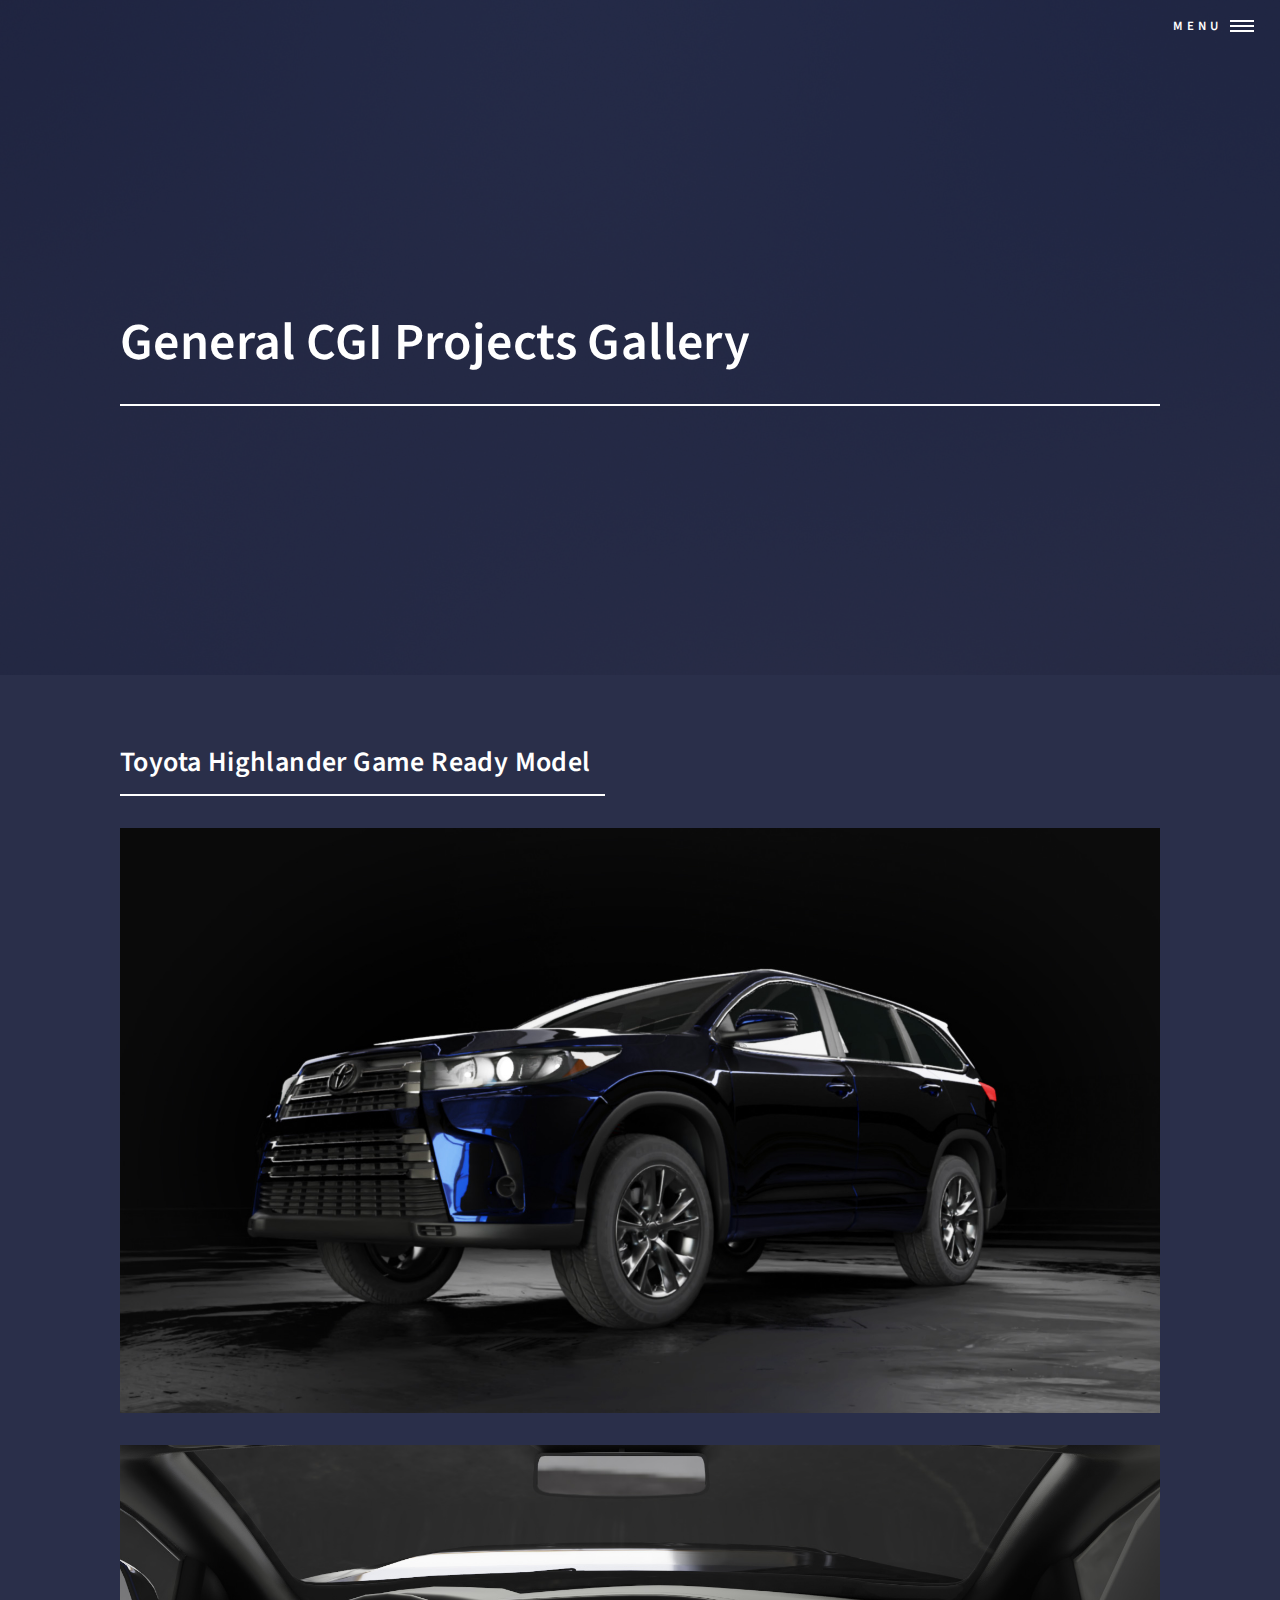
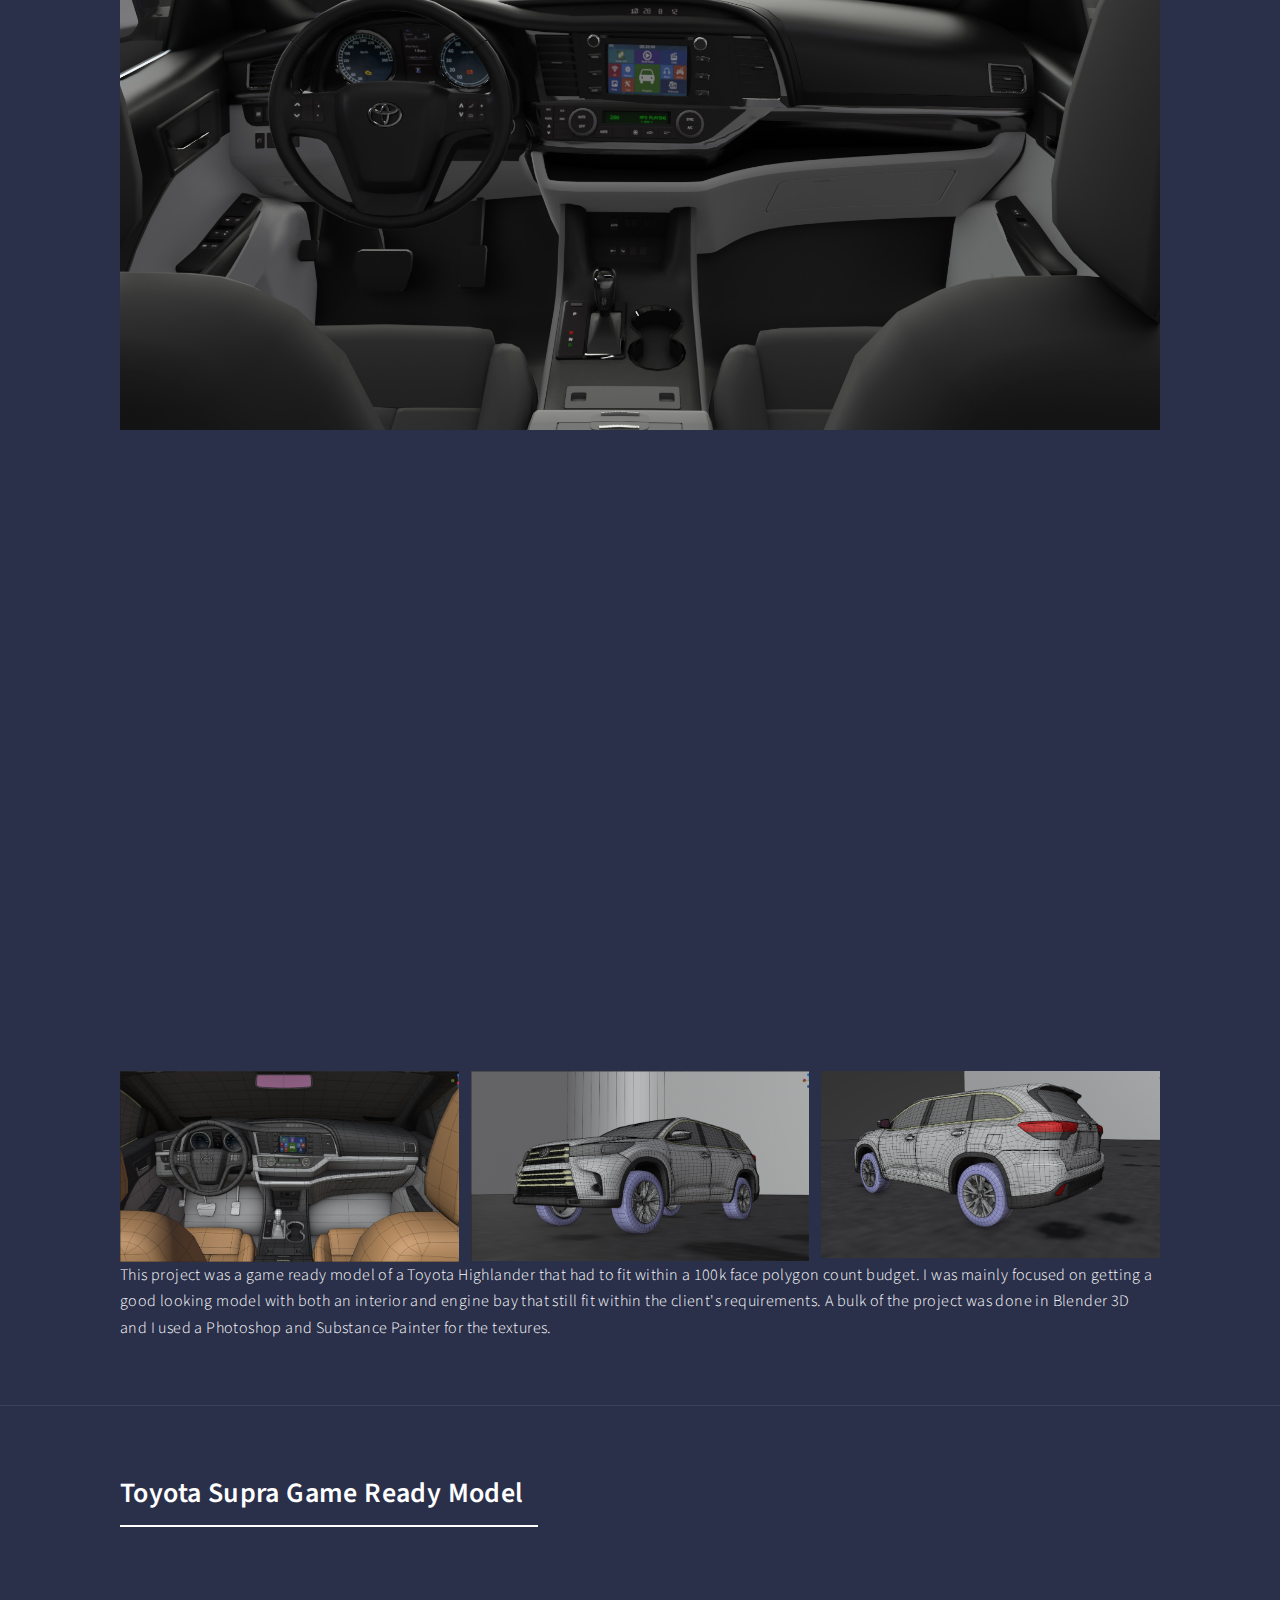
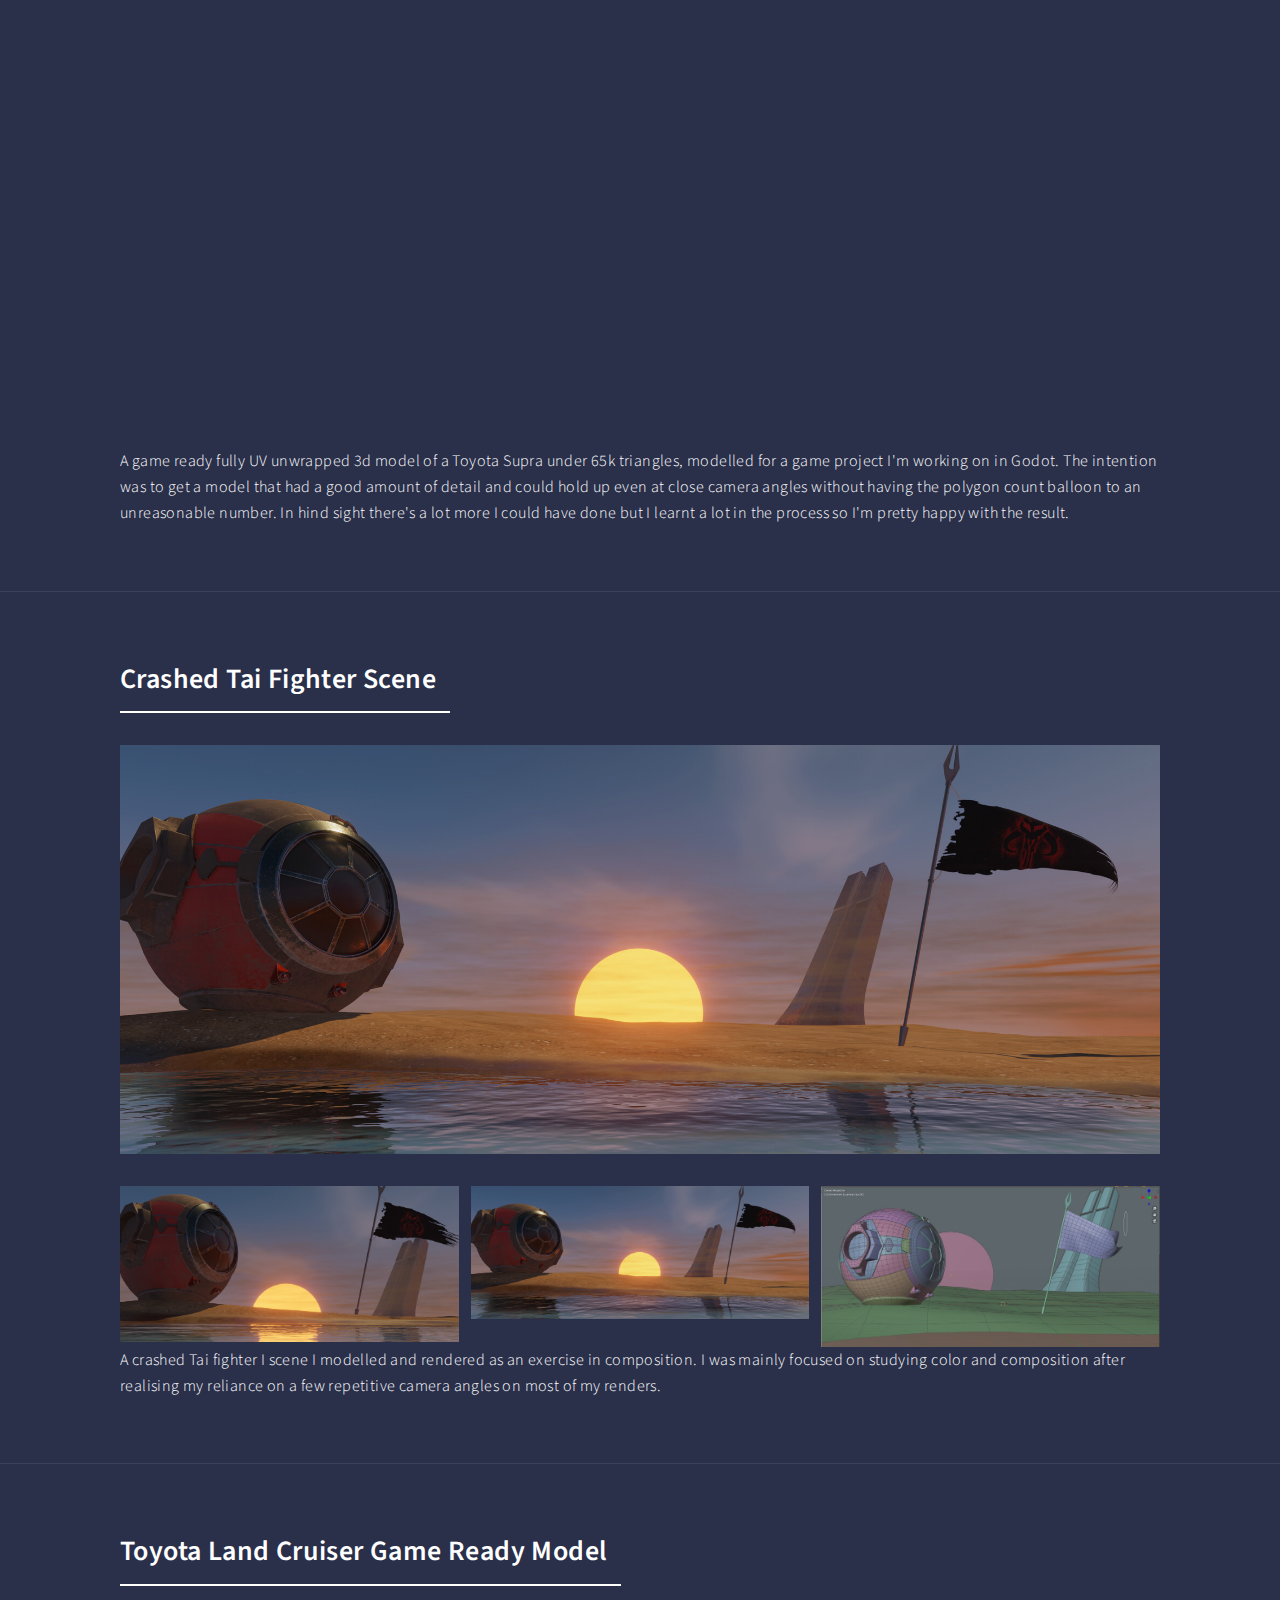
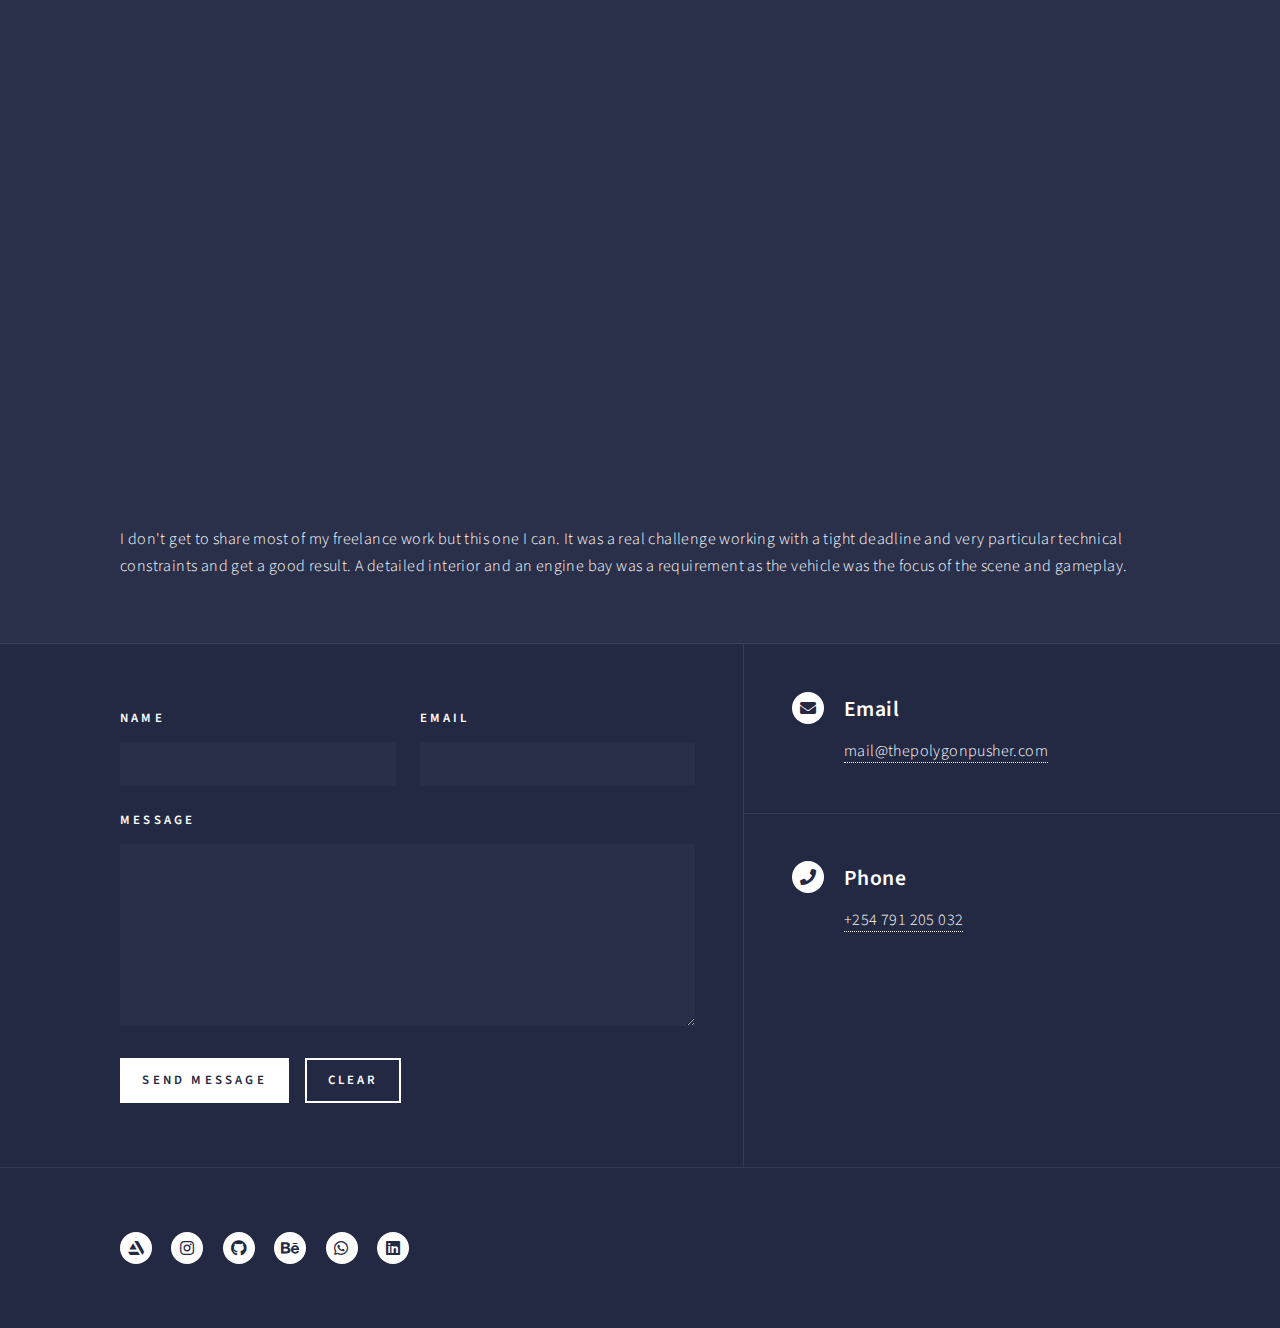
<file: cgi.html>
<!DOCTYPE HTML>

<html>
	<head>
		<title>Portfolio Computer Graphics</title>
		<meta charset="utf-8" />
		<meta name="viewport" content="width=device-width, initial-scale=1, user-scalable=no" />
		<link rel="stylesheet" href="assets/css/main.css" />
		<noscript><link rel="stylesheet" href="assets/css/noscript.css" /></noscript>
		<!--Favicons-->
		<link rel="apple-touch-icon" sizes="180x180" href="/images/favicons/apple-touch-icon.png">
		<link rel="icon" type="image/png" sizes="32x32" href="/images/favicons/favicon-32x32.png">
		<link rel="icon" type="image/png" sizes="16x16" href="/images/favicons/favicon-16x16.png">
		<link rel="manifest" href="/images/favicons/site.webmanifest">
		<link rel="mask-icon" href="/images/favicons/safari-pinned-tab.svg" color="#ff0000">
		<link rel="shortcut icon" href="/images/favicons/favicon.ico">
		<meta name="msapplication-TileColor" content="#ff0000">
		<meta name="msapplication-config" content="/images/favicons/browserconfig.xml">
		<meta name="theme-color" content="#ffffff">
		<!--Analytics-->
		<!-- Global site tag (gtag.js) - Google Analytics -->
		<script async src="https://www.googletagmanager.com/gtag/js?id=UA-177193596-1"></script>
		<script>
		window.dataLayer = window.dataLayer || [];
		function gtag(){dataLayer.push(arguments);}
		gtag('js', new Date());

		gtag('config', 'UA-177193596-1');
		</script>

	</head>
	<body class="is-preload">

		<!-- Wrapper -->
			<div id="wrapper">

				<!-- Header -->
					<header id="header" class="alt">
						<a href="index.html" class="logo">
						<nav>
							<a href="#menu">Menu</a>
						</nav>
					</header>

				<!-- Menu -->
				<nav id="menu">
					<ul class="links">
						<li><a href="index.html">Home</a></li>
						<li><a href="cgi.html">Computer Graphics</a></li>
						<li><a href="3dprinting.html">3D Printing</a></li>
						<li><a href="gamedev.html">Game & XR Development</a></li>
						<li><a href="CAD.html">Computer Aided Design</a></li>
						<li><a href="webdev.html">Web Development</a></li>
						<li><a href="vfx.html">Visual Effects</a></li>
						<li><a href="blog.html">Blog</a></li>
						<!-- <li><a href="about.html">About</a></li> -->
					</ul>
				</nav>

				<!-- Banner -->
					<section id="banner" class="major">
						<div class="inner">
							<header class="major">
								<h1>General CGI Projects Gallery</h1>
							</header>
						</div>
					</section>

				<!-- Main -->
					<div id="main">
                        <div class="content-wrapper">

							<div id="main" class="alt">

								<!--One-->
								
								<section id="one">
									<div class="inner">
										<header class="major">
											<h2>Toyota Highlander Game Ready Model</h2>
										</header>
	
										<!-- Content -->
											<div class="content">

												<div class="box alt">
													<span class="image fit"><img src="images/gallery/toyota-highlander-1.jpg" alt="" /></span>
													<span class="image fit"><img src="images/gallery/toyota-highlander-2.jpg" alt="" /></span>
													<div class="sketchfab-embed-wrapper">
														<iframe title="Toyota Highlander Game Ready Model" frameborder="0" allowfullscreen mozallowfullscreen="true" webkitallowfullscreen="true" allow="autoplay; fullscreen; xr-spatial-tracking" xr-spatial-tracking execution-while-out-of-viewport execution-while-not-rendered web-share width="100%" height="600" src="https://sketchfab.com/models/07871d1a781f4c7c8a4e5657c95c9d44/embed"> </iframe> 
													</div>
													<div class="row gtr-50 gtr-uniform">
														<div class="col-4"><span class="image fit"><img src="images/gallery/toyota-highlander-3.jpg" alt="" /></span></div>
														<div class="col-4"><span class="image fit"><img src="images/gallery/toyota-highlander-4.jpg" alt="" /></span></div>
														<div class="col-4"><span class="image fit"><img src="images/gallery/toyota-highlander-5.jpg" alt="" /></span></div>
				
													</div>
												<div>
										
												<p class="description-text">
													This project was a game ready model of a Toyota Highlander that had to fit within a 100k face polygon count budget. I was mainly focused on getting a good looking model with both an interior and engine bay that still fit within the client's requirements. A bulk of the project was done in Blender 3D and I used a Photoshop and Substance Painter for the textures.
												</p>

											</div>
											
	
									</div>
								</section>
								
								<!--Two-->

								<section id="two">
									<div class="inner">
										<header class="major">
											<h2>Toyota Supra Game Ready Model</h2>
										</header>
	
										<!-- Content -->
											<div class="content">

												<div class="sketchfab-embed-wrapper">
													<iframe title="A 3D model" width="100%" height="480" src="https://sketchfab.com/models/7b787eebef194c6381f8b419e3776ed7/embed?autospin=0.2&amp;autostart=0&amp;ui_controls=1&amp;ui_infos=1&amp;ui_inspector=1&amp;ui_stop=1&amp;ui_watermark=1&amp;ui_watermark_link=1" frameborder="0" allow="autoplay; fullscreen; vr" mozallowfullscreen="true" webkitallowfullscreen="true"></iframe>
												</div>
												
				
												<p class="description-text">
													A game ready fully UV unwrapped 3d model of a Toyota Supra under 65k triangles, modelled for a game project I'm working on in Godot. The intention was to get a model that had a good amount of detail and could hold up even at close camera angles without having the polygon count balloon to an unreasonable number. In hind sight there's a lot more I could have done but I learnt a lot in the process so I'm pretty happy with the result.
												</p>
											</div>
											
	
									</div>
								</section>

								<!--Three-->

								<section id="three">
									<div class="inner">
										<header class="major">
											<h2>Crashed Tai Fighter Scene</h2>
										</header>
	
										<!-- Content -->
											
											<div class="content">

												<div class="box alt">
													<span class="image fit"><img src="images/gallery/tai-fighter-wide-render.jpg" alt="" /></span>
													<div class="row gtr-50 gtr-uniform">
														<div class="col-4"><span class="image fit"><img src="images/gallery/tai-fighter-close-render.jpg" alt="" /></span></div>
														<div class="col-4"><span class="image fit"><img src="images/gallery/tai-fighter-wide-render.jpg" alt="" /></span></div>
														<div class="col-4"><span class="image fit"><img src="images/gallery/tai-fighter-viewport.jpg" alt="" /></span></div>
				
													</div>
												<div>
				
												<p class="description-text">
													A crashed Tai fighter I scene I modelled and rendered as an exercise in composition. I was mainly focused on studying color and composition after realising my reliance on a few repetitive camera angles on most of my renders.
												</p>
											</div>
											
	
									</div>

								</section>

								<!--Four-->

								<section id="four">
									<div class="inner">
										<header class="major">
											<h2>Toyota Land Cruiser Game Ready Model</h2>
										</header>
	
										<!-- Content -->
											<div class="content">

												<div class="sketchfab-embed-wrapper">
													<iframe title="A 3D model" width="100%" height="500" src="https://sketchfab.com/models/f5306250a6f64ee98afd43dfdb451c42/embed?autostart=0&amp;ui_controls=1&amp;ui_infos=1&amp;ui_inspector=1&amp;ui_stop=1&amp;ui_watermark=1&amp;ui_watermark_link=1" frameborder="0" allow="autoplay; fullscreen; vr" mozallowfullscreen="true" webkitallowfullscreen="true"></iframe>
												</div>
												
				
												<p class="description-text">
													I don't get to share most of my freelance work but this one I can. It was a real challenge working with a tight deadline and very particular technical constraints and get a good result. A detailed interior and an engine bay was a requirement as the vehicle was the focus of the scene and gameplay.
												</p>

											</div>
											
	
									</div>
								</section>
																
							</div>

						</div>
					</div>

				<!-- Contact -->
				<section id="contact">
					<div class="inner">
						<section>
							<form method="post" action="https://formspree.io/f/mbjqykkw" method="POST" enctype="multipart/form-data" name="WebsiteContactForm">
								<div class="fields">
									<div class="field half">
										<label for="name">Name</label>
										<input type="text" name="name" id="name" />
									</div>
									<div class="field half">
										<label for="email">Email</label>
										<input type="email" name="_replyto" id="email" />
									</div>
									<div class="field">
										<label for="message">Message</label>
										<textarea name="message" id="message" rows="6"></textarea>
									</div>
								</div>
								<ul class="actions">
									<li><input type="submit" value="Send Message" class="primary" /></li>
									<li><input type="reset" value="Clear" /></li>
								</ul>
							</form>
						</section>
						<section class="split">
							<section>
								<div class="contact-method">
									<span class="icon solid alt fa-envelope"></span>
									<h3>Email</h3>
									<a href="mailto:mail@thepolygonpusher.com">mail@thepolygonpusher.com</a>
								</div>
							</section>
							<section>
								<div class="contact-method">
									<span class="icon solid alt fa-phone"></span>
									<h3>Phone</h3>
									<span><a href="tel:+254791205032">+254 791 205 032</a></span>
								</div>
							</section>
						</section>
					</div>
				</section>

				<!-- Footer -->
				<footer id="footer">
					<div class="inner">
						<ul class="icons">
							<li><a href="https://www.artstation.com/the_polygonpusher" class="icon brands alt fa-artstation"><span class="label">Artstation</span></a></li>
							<li><a href="https://www.instagram.com/the_polygonpusher/" class="icon brands alt fa-instagram"><span class="label">Instagram</span></a></li>
							<li><a href="https://github.com/Krauser-IV" class="icon brands alt fa-github"><span class="label">GitHub</span></a></li>
							<li><a href="https://www.behance.net/masindestanley" class="icon brands alt fa-behance"><span class="label">Behance</span></a></li>
							<li><a href="https://api.whatsapp.com/send?phone=254791205032" class="icon brands alt fa-whatsapp"><span class="label">Whatsapp</span></a></li>
							<li><a href="https://www.linkedin.com/in/stanley-masinde-721957112/" class="icon brands alt fa-linkedin"><span class="label">LinkedIn In</span></a></li>
						</ul>
					</div>
				</footer>

			</div>

		<!-- Scripts -->
			<script src="assets/js/jquery.min.js"></script>
			<script src="assets/js/jquery.scrolly.min.js"></script>
			<script src="assets/js/jquery.scrollex.min.js"></script>
			<script src="assets/js/browser.min.js"></script>
			<script src="assets/js/breakpoints.min.js"></script>
			<script src="assets/js/util.js"></script>
			<script src="assets/js/main.js"></script>

	</body>
</html>
</file>
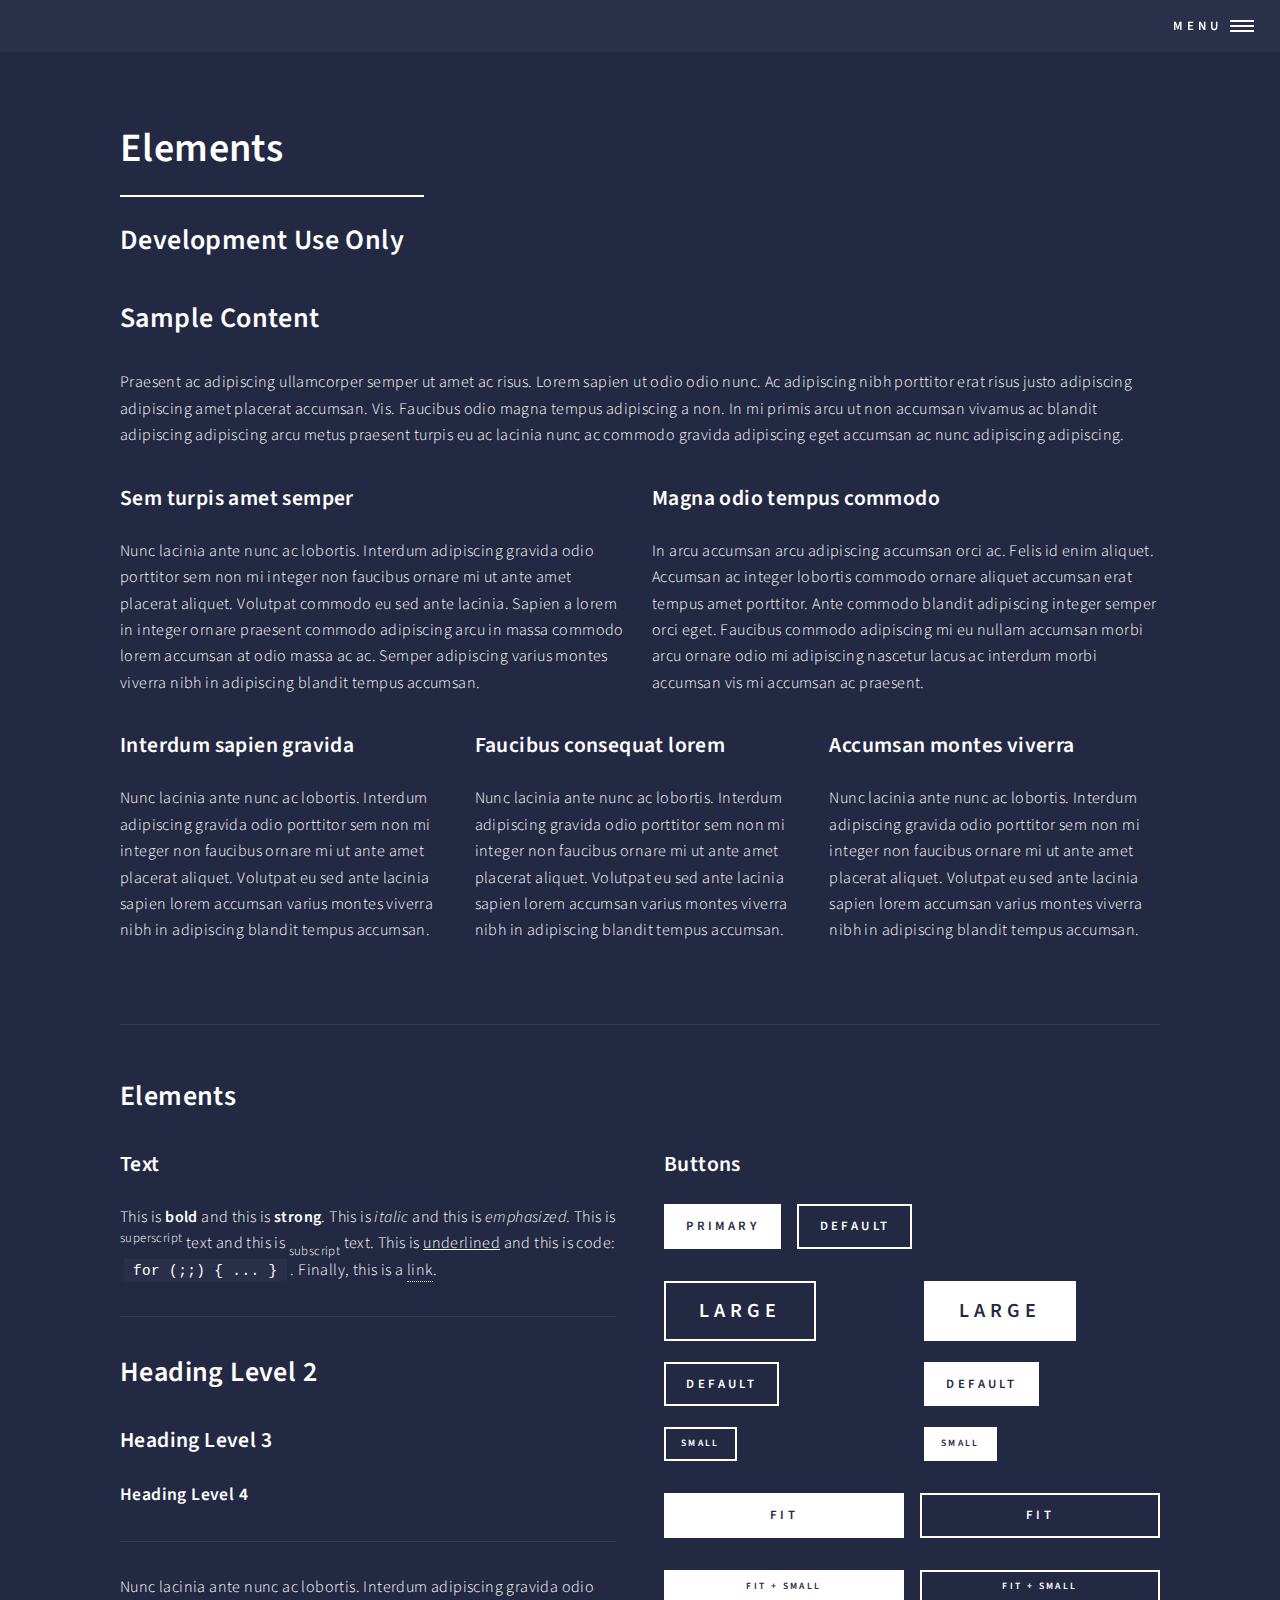
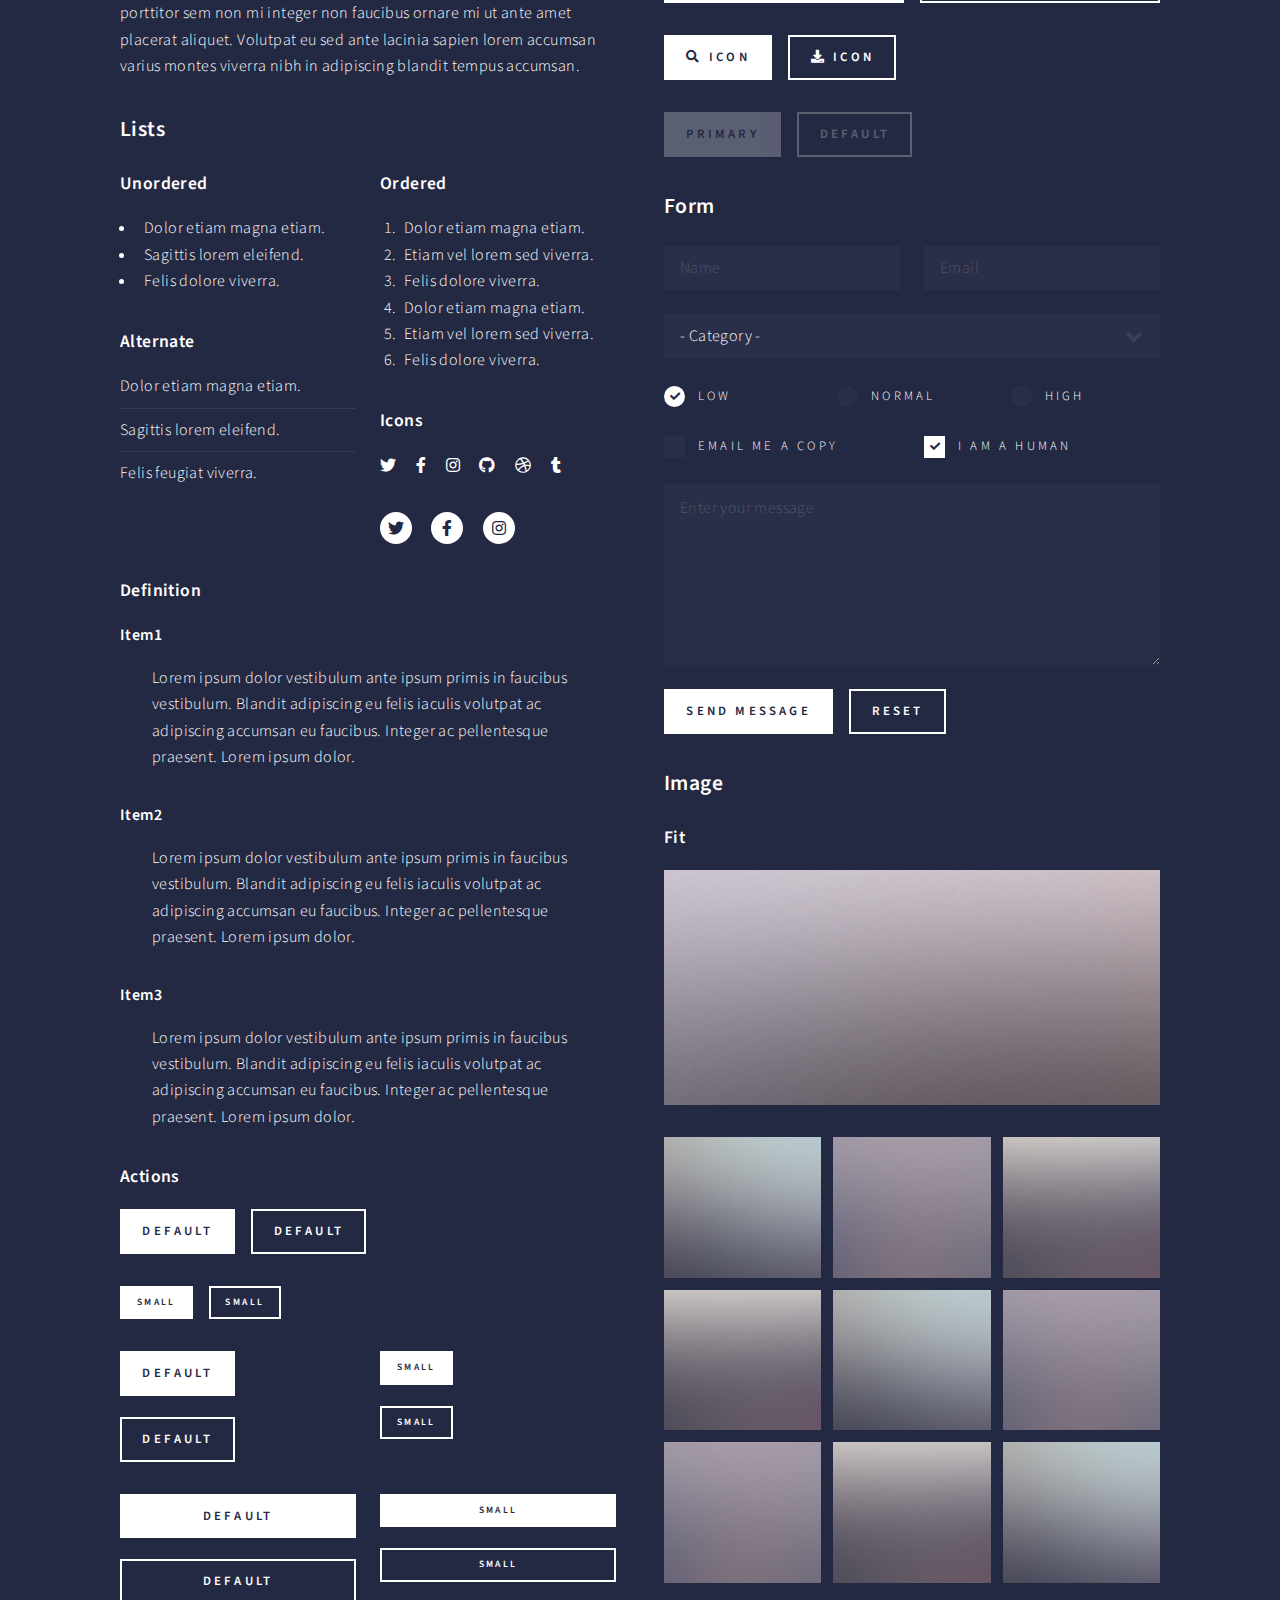
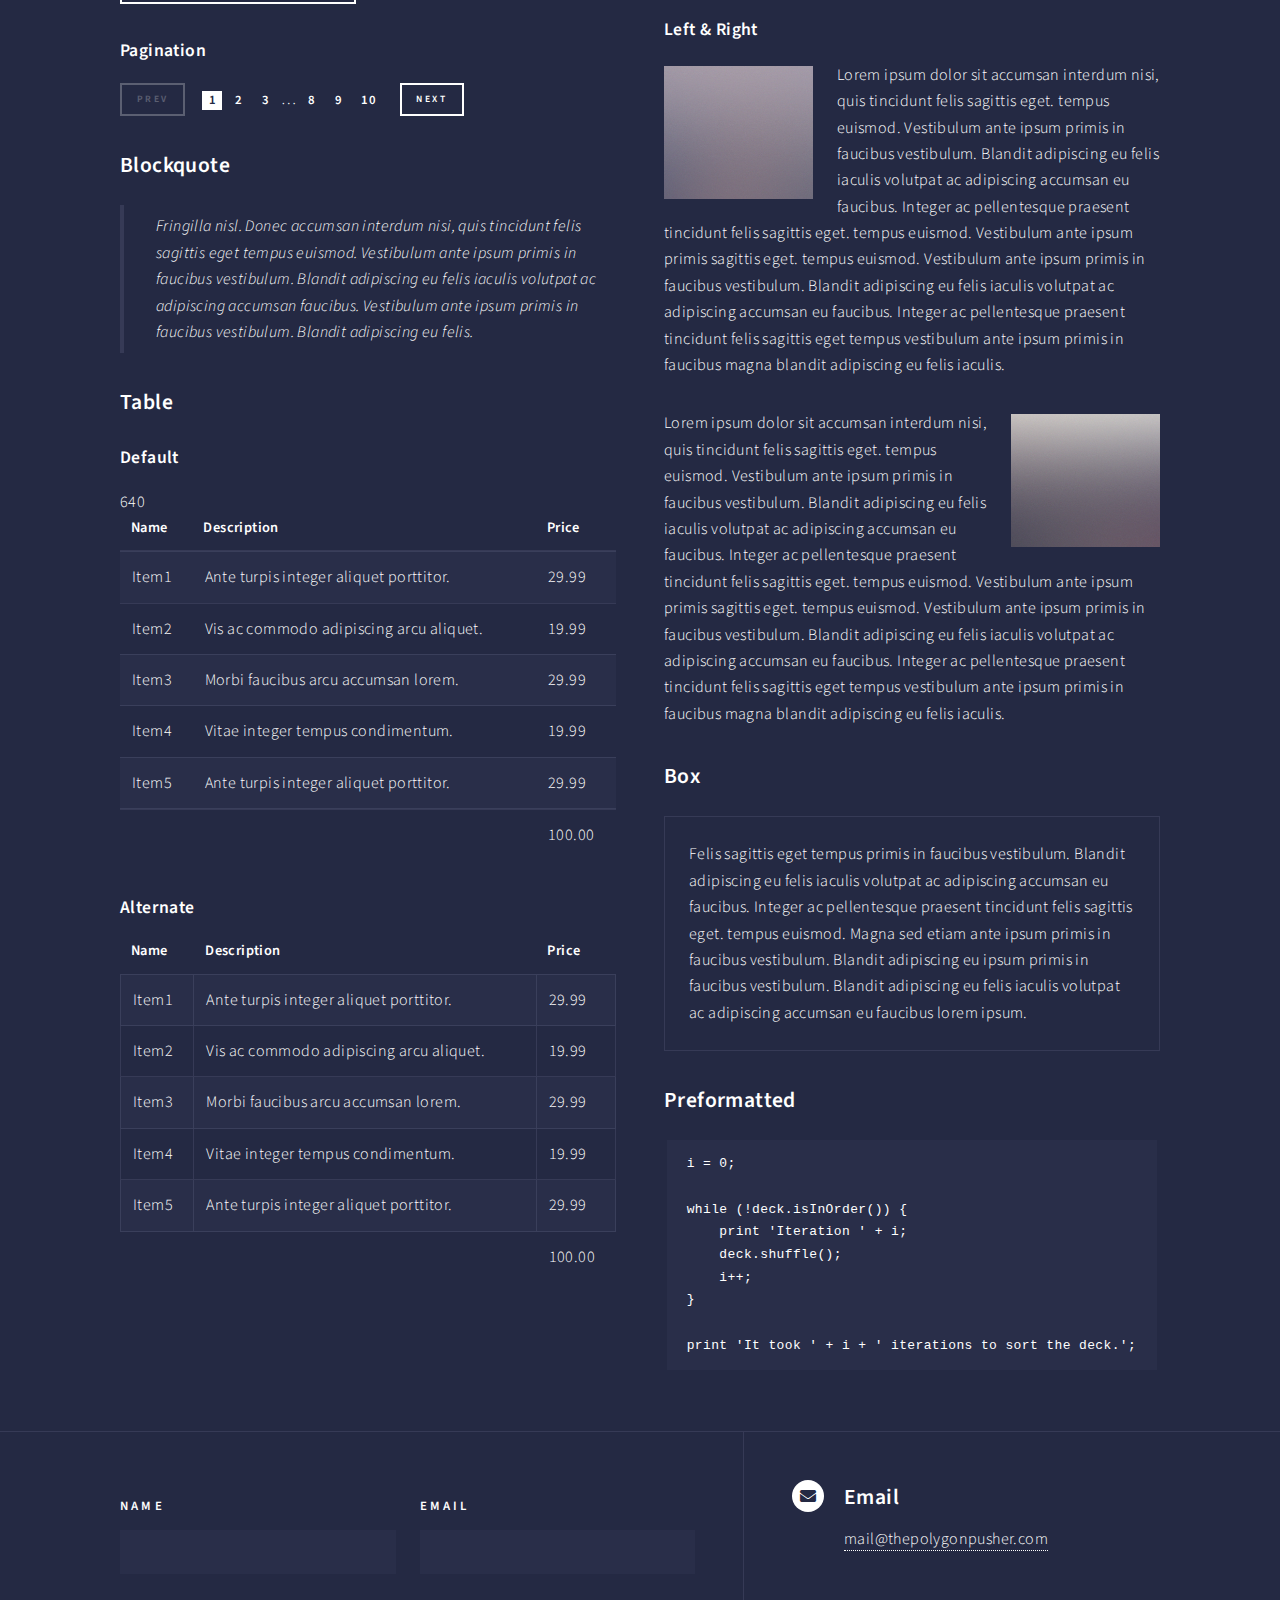
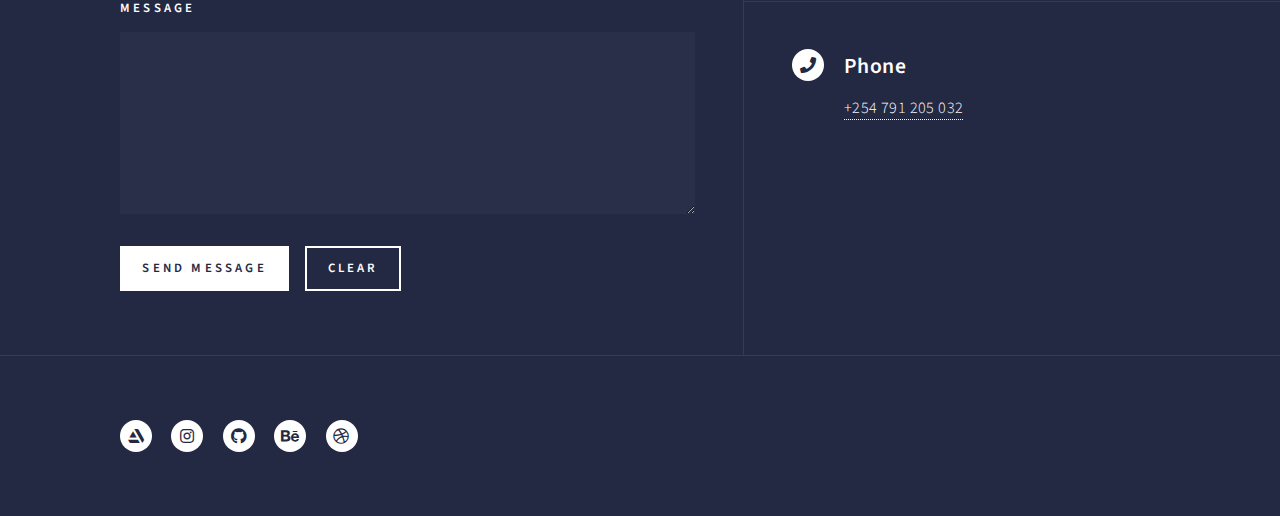
<file: elements.html>
<!DOCTYPE HTML>

<html>
	<head>
		<title>Stanley Masinde Portfolio</title>
		<meta charset="utf-8" />
		<meta name="viewport" content="width=device-width, initial-scale=1, user-scalable=no" />
		<link rel="stylesheet" href="assets/css/main.css" />
		<noscript><link rel="stylesheet" href="assets/css/noscript.css" /></noscript>
		<!--Favicons-->
		<link rel="apple-touch-icon" sizes="180x180" href="/images/favicons/apple-touch-icon.png">
		<link rel="icon" type="image/png" sizes="32x32" href="/images/favicons/favicon-32x32.png">
		<link rel="icon" type="image/png" sizes="16x16" href="/images/favicons/favicon-16x16.png">
		<link rel="manifest" href="/images/favicons/site.webmanifest">
		<link rel="mask-icon" href="/images/favicons/safari-pinned-tab.svg" color="#ff0000">
		<link rel="shortcut icon" href="/images/favicons/favicon.ico">
		<meta name="msapplication-TileColor" content="#ff0000">
		<meta name="msapplication-config" content="/images/favicons/browserconfig.xml">
		<meta name="theme-color" content="#ffffff">
		<!--Analytics-->
		<!-- Global site tag (gtag.js) - Google Analytics -->
		<script async src="https://www.googletagmanager.com/gtag/js?id=UA-177193596-1"></script>
		<script>
		window.dataLayer = window.dataLayer || [];
		function gtag(){dataLayer.push(arguments);}
		gtag('js', new Date());

		gtag('config', 'UA-177193596-1');
		</script>

	</head>
	<body class="is-preload">

		<!-- Wrapper -->
			<div id="wrapper">

				<!-- Header -->
					<header id="header">
						<a href="index.html" class="logo"></a>
						<nav>
							<a href="#menu">Menu</a>
						</nav>
					</header>

				<!-- Menu -->
				<nav id="menu">
					<ul class="links">
						<li><a href="index.html">Home</a></li>
						<li><a href="cgi.html">Computer Graphics</a></li>
						<li><a href="3dprinting.html">3D Printing</a></li>
						<li><a href="gamedev.html">Game & XR Development</a></li>
						<li><a href="CAD.html">Computer Aided Design</a></li>
						<li><a href="webdev.html">Web Development</a></li>
						<li><a href="vfx.html">Visual Effects</a></li>
						<li><a href="blog.html">Blog</a></li>
						<!-- <li><a href="about.html">About</a></li> -->
					</ul>
				</nav>


				<!-- Main -->
					<div id="main" class="alt">

						<!-- One -->
							<section id="one">
								<div class="inner">
									<header class="major">
										<h1>Elements</h1>
										<h2>Development Use Only</h2>
									</header>

									<!-- Content -->
										<h2 id="content">Sample Content</h2>
										<p>Praesent ac adipiscing ullamcorper semper ut amet ac risus. Lorem sapien ut odio odio nunc. Ac adipiscing nibh porttitor erat risus justo adipiscing adipiscing amet placerat accumsan. Vis. Faucibus odio magna tempus adipiscing a non. In mi primis arcu ut non accumsan vivamus ac blandit adipiscing adipiscing arcu metus praesent turpis eu ac lacinia nunc ac commodo gravida adipiscing eget accumsan ac nunc adipiscing adipiscing.</p>
										<div class="row">
											<div class="col-6 col-12-small">
												<h3>Sem turpis amet semper</h3>
												<p>Nunc lacinia ante nunc ac lobortis. Interdum adipiscing gravida odio porttitor sem non mi integer non faucibus ornare mi ut ante amet placerat aliquet. Volutpat commodo eu sed ante lacinia. Sapien a lorem in integer ornare praesent commodo adipiscing arcu in massa commodo lorem accumsan at odio massa ac ac. Semper adipiscing varius montes viverra nibh in adipiscing blandit tempus accumsan.</p>
											</div>
											<div class="col-6 col-12-small">
												<h3>Magna odio tempus commodo</h3>
												<p>In arcu accumsan arcu adipiscing accumsan orci ac. Felis id enim aliquet. Accumsan ac integer lobortis commodo ornare aliquet accumsan erat tempus amet porttitor. Ante commodo blandit adipiscing integer semper orci eget. Faucibus commodo adipiscing mi eu nullam accumsan morbi arcu ornare odio mi adipiscing nascetur lacus ac interdum morbi accumsan vis mi accumsan ac praesent.</p>
											</div>
											<!-- Break -->
											<div class="col-4 col-12-medium">
												<h3>Interdum sapien gravida</h3>
												<p>Nunc lacinia ante nunc ac lobortis. Interdum adipiscing gravida odio porttitor sem non mi integer non faucibus ornare mi ut ante amet placerat aliquet. Volutpat eu sed ante lacinia sapien lorem accumsan varius montes viverra nibh in adipiscing blandit tempus accumsan.</p>
											</div>
											<div class="col-4 col-12-medium">
												<h3>Faucibus consequat lorem</h3>
												<p>Nunc lacinia ante nunc ac lobortis. Interdum adipiscing gravida odio porttitor sem non mi integer non faucibus ornare mi ut ante amet placerat aliquet. Volutpat eu sed ante lacinia sapien lorem accumsan varius montes viverra nibh in adipiscing blandit tempus accumsan.</p>
											</div>
											<div class="col-4 col-12-medium">
												<h3>Accumsan montes viverra</h3>
												<p>Nunc lacinia ante nunc ac lobortis. Interdum adipiscing gravida odio porttitor sem non mi integer non faucibus ornare mi ut ante amet placerat aliquet. Volutpat eu sed ante lacinia sapien lorem accumsan varius montes viverra nibh in adipiscing blandit tempus accumsan.</p>
											</div>
										</div>

									<hr class="major" />

									<!-- Elements -->
										<h2 id="elements">Elements</h2>
										<div class="row gtr-200">
											<div class="col-6 col-12-medium">

												<!-- Text stuff -->
													<h3>Text</h3>
													<p>This is <b>bold</b> and this is <strong>strong</strong>. This is <i>italic</i> and this is <em>emphasized</em>.
													This is <sup>superscript</sup> text and this is <sub>subscript</sub> text.
													This is <u>underlined</u> and this is code: <code>for (;;) { ... }</code>.
													Finally, this is a <a href="#">link</a>.</p>
													<hr />
													<h2>Heading Level 2</h2>
													<h3>Heading Level 3</h3>
													<h4>Heading Level 4</h4>
													<hr />
													<p>Nunc lacinia ante nunc ac lobortis. Interdum adipiscing gravida odio porttitor sem non mi integer non faucibus ornare mi ut ante amet placerat aliquet. Volutpat eu sed ante lacinia sapien lorem accumsan varius montes viverra nibh in adipiscing blandit tempus accumsan.</p>

												<!-- Lists -->
													<h3>Lists</h3>
													<div class="row">
														<div class="col-6 col-12-small">

															<h4>Unordered</h4>
															<ul>
																<li>Dolor etiam magna etiam.</li>
																<li>Sagittis lorem eleifend.</li>
																<li>Felis dolore viverra.</li>
															</ul>

															<h4>Alternate</h4>
															<ul class="alt">
																<li>Dolor etiam magna etiam.</li>
																<li>Sagittis lorem eleifend.</li>
																<li>Felis feugiat viverra.</li>
															</ul>

														</div>
														<div class="col-6 col-12-small">

															<h4>Ordered</h4>
															<ol>
																<li>Dolor etiam magna etiam.</li>
																<li>Etiam vel lorem sed viverra.</li>
																<li>Felis dolore viverra.</li>
																<li>Dolor etiam magna etiam.</li>
																<li>Etiam vel lorem sed viverra.</li>
																<li>Felis dolore viverra.</li>
															</ol>

															<h4>Icons</h4>
															<ul class="icons">
																<li><a href="#" class="icon brands fa-twitter"><span class="label">Twitter</span></a></li>
																<li><a href="#" class="icon brands fa-facebook-f"><span class="label">Facebook</span></a></li>
																<li><a href="#" class="icon brands fa-instagram"><span class="label">Instagram</span></a></li>
																<li><a href="#" class="icon brands fa-github"><span class="label">Github</span></a></li>
																<li><a href="#" class="icon brands fa-dribbble"><span class="label">Dribbble</span></a></li>
																<li><a href="#" class="icon brands fa-tumblr"><span class="label">Tumblr</span></a></li>
															</ul>
															<ul class="icons">
																<li><a href="#" class="icon brands alt fa-twitter"><span class="label">Twitter</span></a></li>
																<li><a href="#" class="icon brands alt fa-facebook-f"><span class="label">Facebook</span></a></li>
																<li><a href="#" class="icon brands alt fa-instagram"><span class="label">Instagram</span></a></li>
															</ul>

														</div>
													</div>
													<h4>Definition</h4>
													<dl>
														<dt>Item1</dt>
														<dd>
															<p>Lorem ipsum dolor vestibulum ante ipsum primis in faucibus vestibulum. Blandit adipiscing eu felis iaculis volutpat ac adipiscing accumsan eu faucibus. Integer ac pellentesque praesent. Lorem ipsum dolor.</p>
														</dd>
														<dt>Item2</dt>
														<dd>
															<p>Lorem ipsum dolor vestibulum ante ipsum primis in faucibus vestibulum. Blandit adipiscing eu felis iaculis volutpat ac adipiscing accumsan eu faucibus. Integer ac pellentesque praesent. Lorem ipsum dolor.</p>
														</dd>
														<dt>Item3</dt>
														<dd>
															<p>Lorem ipsum dolor vestibulum ante ipsum primis in faucibus vestibulum. Blandit adipiscing eu felis iaculis volutpat ac adipiscing accumsan eu faucibus. Integer ac pellentesque praesent. Lorem ipsum dolor.</p>
														</dd>
													</dl>

													<h4>Actions</h4>
													<ul class="actions">
														<li><a href="#" class="button primary">Default</a></li>
														<li><a href="#" class="button">Default</a></li>
													</ul>
													<ul class="actions small">
														<li><a href="#" class="button primary small">Small</a></li>
														<li><a href="#" class="button small">Small</a></li>
													</ul>
													<div class="row">
														<div class="col-6 col-12-small">
															<ul class="actions stacked">
																<li><a href="#" class="button primary">Default</a></li>
																<li><a href="#" class="button">Default</a></li>
															</ul>
														</div>
														<div class="col-6 col-12-small">
															<ul class="actions stacked">
																<li><a href="#" class="button primary small">Small</a></li>
																<li><a href="#" class="button small">Small</a></li>
															</ul>
														</div>
														<div class="col-6 col-12-small">
															<ul class="actions stacked">
																<li><a href="#" class="button primary fit">Default</a></li>
																<li><a href="#" class="button fit">Default</a></li>
															</ul>
														</div>
														<div class="col-6 col-12-small">
															<ul class="actions stacked">
																<li><a href="#" class="button primary small fit">Small</a></li>
																<li><a href="#" class="button small fit">Small</a></li>
															</ul>
														</div>
													</div>

													<h4>Pagination</h4>
													<ul class="pagination">
														<li><span class="button small disabled">Prev</span></li>
														<li><a href="#" class="page active">1</a></li>
														<li><a href="#" class="page">2</a></li>
														<li><a href="#" class="page">3</a></li>
														<li><span>&hellip;</span></li>
														<li><a href="#" class="page">8</a></li>
														<li><a href="#" class="page">9</a></li>
														<li><a href="#" class="page">10</a></li>
														<li><a href="#" class="button small">Next</a></li>
													</ul>

												<!-- Blockquote -->
													<h3>Blockquote</h3>
													<blockquote>Fringilla nisl. Donec accumsan interdum nisi, quis tincidunt felis sagittis eget tempus euismod. Vestibulum ante ipsum primis in faucibus vestibulum. Blandit adipiscing eu felis iaculis volutpat ac adipiscing accumsan faucibus. Vestibulum ante ipsum primis in faucibus vestibulum. Blandit adipiscing eu felis.</blockquote>

												<!-- Table -->
													<h3>Table</h3>

													<h4>Default</h4>
													<div class="table-wrapper">
														640								<table>
															<thead>
																<tr>
																	<th>Name</th>
																	<th>Description</th>
																	<th>Price</th>
																</tr>
															</thead>
															<tbody>
																<tr>
																	<td>Item1</td>
																	<td>Ante turpis integer aliquet porttitor.</td>
																	<td>29.99</td>
																</tr>
																<tr>
																	<td>Item2</td>
																	<td>Vis ac commodo adipiscing arcu aliquet.</td>
																	<td>19.99</td>
																</tr>
																<tr>
																	<td>Item3</td>
																	<td> Morbi faucibus arcu accumsan lorem.</td>
																	<td>29.99</td>
																</tr>
																<tr>
																	<td>Item4</td>
																	<td>Vitae integer tempus condimentum.</td>
																	<td>19.99</td>
																</tr>
																<tr>
																	<td>Item5</td>
																	<td>Ante turpis integer aliquet porttitor.</td>
																	<td>29.99</td>
																</tr>
															</tbody>
															<tfoot>
																<tr>
																	<td colspan="2"></td>
																	<td>100.00</td>
																</tr>
															</tfoot>
														</table>
													</div>

													<h4>Alternate</h4>
													<div class="table-wrapper">
														<table class="alt">
															<thead>
																<tr>
																	<th>Name</th>
																	<th>Description</th>
																	<th>Price</th>
																</tr>
															</thead>
															<tbody>
																<tr>
																	<td>Item1</td>
																	<td>Ante turpis integer aliquet porttitor.</td>
																	<td>29.99</td>
																</tr>
																<tr>
																	<td>Item2</td>
																	<td>Vis ac commodo adipiscing arcu aliquet.</td>
																	<td>19.99</td>
																</tr>
																<tr>
																	<td>Item3</td>
																	<td> Morbi faucibus arcu accumsan lorem.</td>
																	<td>29.99</td>
																</tr>
																<tr>
																	<td>Item4</td>
																	<td>Vitae integer tempus condimentum.</td>
																	<td>19.99</td>
																</tr>
																<tr>
																	<td>Item5</td>
																	<td>Ante turpis integer aliquet porttitor.</td>
																	<td>29.99</td>
																</tr>
															</tbody>
															<tfoot>
																<tr>
																	<td colspan="2"></td>
																	<td>100.00</td>
																</tr>
															</tfoot>
														</table>
													</div>

											</div>
											<div class="col-6 col-12-medium">

												<!-- Buttons -->
													<h3>Buttons</h3>
													<ul class="actions">
														<li><a href="#" class="button primary">Primary</a></li>
														<li><a href="#" class="button">Default</a></li>
													</ul>
													<div class="row">
														<div class="col-6 col-12-xsmall">
															<ul class="actions stacked">
																<li><a href="#" class="button large">Large</a></li>
																<li><a href="#" class="button">Default</a></li>
																<li><a href="#" class="button small">Small</a></li>
															</ul>
														</div>
														<div class="col-6 col-12-xsmall">
															<ul class="actions stacked">
																<li><a href="#" class="button primary large">Large</a></li>
																<li><a href="#" class="button primary">Default</a></li>
																<li><a href="#" class="button primary small">Small</a></li>
															</ul>
														</div>
													</div>
													<ul class="actions fit">
														<li><a href="#" class="button primary fit">Fit</a></li>
														<li><a href="#" class="button fit">Fit</a></li>
													</ul>
													<ul class="actions fit small">
														<li><a href="#" class="button primary fit small">Fit + Small</a></li>
														<li><a href="#" class="button fit small">Fit + Small</a></li>
													</ul>
													<ul class="actions">
														<li><a href="#" class="button primary icon solid fa-search">Icon</a></li>
														<li><a href="#" class="button icon solid fa-download">Icon</a></li>
													</ul>
													<ul class="actions">
														<li><span class="button primary disabled">Primary</span></li>
														<li><span class="button disabled">Default</span></li>
													</ul>

												<!-- Form -->
													<h3>Form</h3>

													<form method="post" action="#">
														<div class="row gtr-uniform">
															<div class="col-6 col-12-xsmall">
																<input type="text" name="demo-name" id="demo-name" value="" placeholder="Name" />
															</div>
															<div class="col-6 col-12-xsmall">
																<input type="email" name="demo-email" id="demo-email" value="" placeholder="Email" />
															</div>
															<!-- Break -->
															<div class="col-12">
																<select name="demo-category" id="demo-category">
																	<option value="">- Category -</option>
																	<option value="1">Manufacturing</option>
																	<option value="1">Shipping</option>
																	<option value="1">Administration</option>
																	<option value="1">Human Resources</option>
																</select>
															</div>
															<!-- Break -->
															<div class="col-4 col-12-small">
																<input type="radio" id="demo-priority-low" name="demo-priority" checked>
																<label for="demo-priority-low">Low</label>
															</div>
															<div class="col-4 col-12-small">
																<input type="radio" id="demo-priority-normal" name="demo-priority">
																<label for="demo-priority-normal">Normal</label>
															</div>
															<div class="col-4 col-12-small">
																<input type="radio" id="demo-priority-high" name="demo-priority">
																<label for="demo-priority-high">High</label>
															</div>
															<!-- Break -->
															<div class="col-6 col-12-small">
																<input type="checkbox" id="demo-copy" name="demo-copy">
																<label for="demo-copy">Email me a copy</label>
															</div>
															<div class="col-6 col-12-small">
																<input type="checkbox" id="demo-human" name="demo-human" checked>
																<label for="demo-human">I am a human</label>
															</div>
															<!-- Break -->
															<div class="col-12">
																<textarea name="demo-message" id="demo-message" placeholder="Enter your message" rows="6"></textarea>
															</div>
															<!-- Break -->
															<div class="col-12">
																<ul class="actions">
																	<li><input type="submit" value="Send Message" class="primary" /></li>
																	<li><input type="reset" value="Reset" /></li>
																</ul>
															</div>
														</div>
													</form>

												<!-- Image -->
													<h3>Image</h3>

													<h4>Fit</h4>
													<span class="image fit"><img src="images/pic03.jpg" alt="" /></span>
													<div class="box alt">
														<div class="row gtr-50 gtr-uniform">
															<div class="col-4"><span class="image fit"><img src="images/pic08.jpg" alt="" /></span></div>
															<div class="col-4"><span class="image fit"><img src="images/pic09.jpg" alt="" /></span></div>
															<div class="col-4"><span class="image fit"><img src="images/pic10.jpg" alt="" /></span></div>
															<!-- Break -->
															<div class="col-4"><span class="image fit"><img src="images/pic10.jpg" alt="" /></span></div>
															<div class="col-4"><span class="image fit"><img src="images/pic08.jpg" alt="" /></span></div>
															<div class="col-4"><span class="image fit"><img src="images/pic09.jpg" alt="" /></span></div>
															<!-- Break -->
															<div class="col-4"><span class="image fit"><img src="images/pic09.jpg" alt="" /></span></div>
															<div class="col-4"><span class="image fit"><img src="images/pic10.jpg" alt="" /></span></div>
															<div class="col-4"><span class="image fit"><img src="images/pic08.jpg" alt="" /></span></div>
														</div>
													</div>

													<h4>Left &amp; Right</h4>
													<p><span class="image left"><img src="images/pic09.jpg" alt="" /></span>Lorem ipsum dolor sit accumsan interdum nisi, quis tincidunt felis sagittis eget. tempus euismod. Vestibulum ante ipsum primis in faucibus vestibulum. Blandit adipiscing eu felis iaculis volutpat ac adipiscing accumsan eu faucibus. Integer ac pellentesque praesent tincidunt felis sagittis eget. tempus euismod. Vestibulum ante ipsum primis sagittis eget. tempus euismod. Vestibulum ante ipsum primis in faucibus vestibulum. Blandit adipiscing eu felis iaculis volutpat ac adipiscing accumsan eu faucibus. Integer ac pellentesque praesent tincidunt felis sagittis eget tempus vestibulum ante ipsum primis in faucibus magna blandit adipiscing eu felis iaculis.</p>
													<p><span class="image right"><img src="images/pic10.jpg" alt="" /></span>Lorem ipsum dolor sit accumsan interdum nisi, quis tincidunt felis sagittis eget. tempus euismod. Vestibulum ante ipsum primis in faucibus vestibulum. Blandit adipiscing eu felis iaculis volutpat ac adipiscing accumsan eu faucibus. Integer ac pellentesque praesent tincidunt felis sagittis eget. tempus euismod. Vestibulum ante ipsum primis sagittis eget. tempus euismod. Vestibulum ante ipsum primis in faucibus vestibulum. Blandit adipiscing eu felis iaculis volutpat ac adipiscing accumsan eu faucibus. Integer ac pellentesque praesent tincidunt felis sagittis eget tempus vestibulum ante ipsum primis in faucibus magna blandit adipiscing eu felis iaculis.</p>

												<!-- Box -->
													<h3>Box</h3>
													<div class="box">
														<p>Felis sagittis eget tempus primis in faucibus vestibulum. Blandit adipiscing eu felis iaculis volutpat ac adipiscing accumsan eu faucibus. Integer ac pellentesque praesent tincidunt felis sagittis eget. tempus euismod. Magna sed etiam ante ipsum primis in faucibus vestibulum. Blandit adipiscing eu ipsum primis in faucibus vestibulum. Blandit adipiscing eu felis iaculis volutpat ac adipiscing accumsan eu faucibus lorem ipsum.</p>
													</div>

												<!-- Preformatted Code -->
													<h3>Preformatted</h3>
													<pre><code>i = 0;

while (!deck.isInOrder()) {
    print 'Iteration ' + i;
    deck.shuffle();
    i++;
}

print 'It took ' + i + ' iterations to sort the deck.';
</code></pre>

											</div>
										</div>

								</div>
							</section>

					</div>

				<!-- Contact -->
				<section id="contact">
					<div class="inner">
						<section>
							<form method="post" action="https://formspree.io/f/mbjqykkw" method="POST" enctype="multipart/form-data" name="WebsiteContactForm">
								<div class="fields">
									<div class="field half">
										<label for="name">Name</label>
										<input type="text" name="name" id="name" />
									</div>
									<div class="field half">
										<label for="email">Email</label>
										<input type="email" name="_replyto" id="email" />
									</div>
									<div class="field">
										<label for="message">Message</label>
										<textarea name="message" id="message" rows="6"></textarea>
									</div>
								</div>
								<ul class="actions">
									<li><input type="submit" value="Send Message" class="primary" /></li>
									<li><input type="reset" value="Clear" /></li>
								</ul>
							</form>
						</section>
						<section class="split">
							<section>
								<div class="contact-method">
									<span class="icon solid alt fa-envelope"></span>
									<h3>Email</h3>
									<a href="mailto:mail@thepolygonpusher.com">mail@thepolygonpusher.com</a>
								</div>
							</section>
							<section>
								<div class="contact-method">
									<span class="icon solid alt fa-phone"></span>
									<h3>Phone</h3>
									<span><a href="tel:+254791205032">+254 791 205 032</a></span>
								</div>
							</section>
						</section>
					</div>
				</section>

				<!-- Footer -->
				<footer id="footer">
					<div class="inner">
						<ul class="icons">
							<li><a href="https://www.artstation.com/stanley_m/" class="icon brands alt fa-artstation"><span class="label">Artstation</span></a></li>
							<li><a href="https://www.instagram.com/masinde_stanley/" class="icon brands alt fa-instagram"><span class="label">Instagram</span></a></li>
							<li><a href="https://github.com/Krauser-IV" class="icon brands alt fa-github"><span class="label">GitHub</span></a></li>
							<li><a href="https://www.behance.net/masindestanley" class="icon brands alt fa-behance"><span class="label">Behance</span></a></li>
							<li><a href="https://dribbble.com/SMasinde" class="icon brands alt fa-dribbble"><span class="label">Dribble</span></a></li>
						</ul>
					</div>
				</footer>

			</div>

		<!-- Scripts -->
			<script src="assets/js/jquery.min.js"></script>
			<script src="assets/js/jquery.scrolly.min.js"></script>
			<script src="assets/js/jquery.scrollex.min.js"></script>
			<script src="assets/js/browser.min.js"></script>
			<script src="assets/js/breakpoints.min.js"></script>
			<script src="assets/js/util.js"></script>
			<script src="assets/js/main.js"></script>

	</body>
</html>
</file>
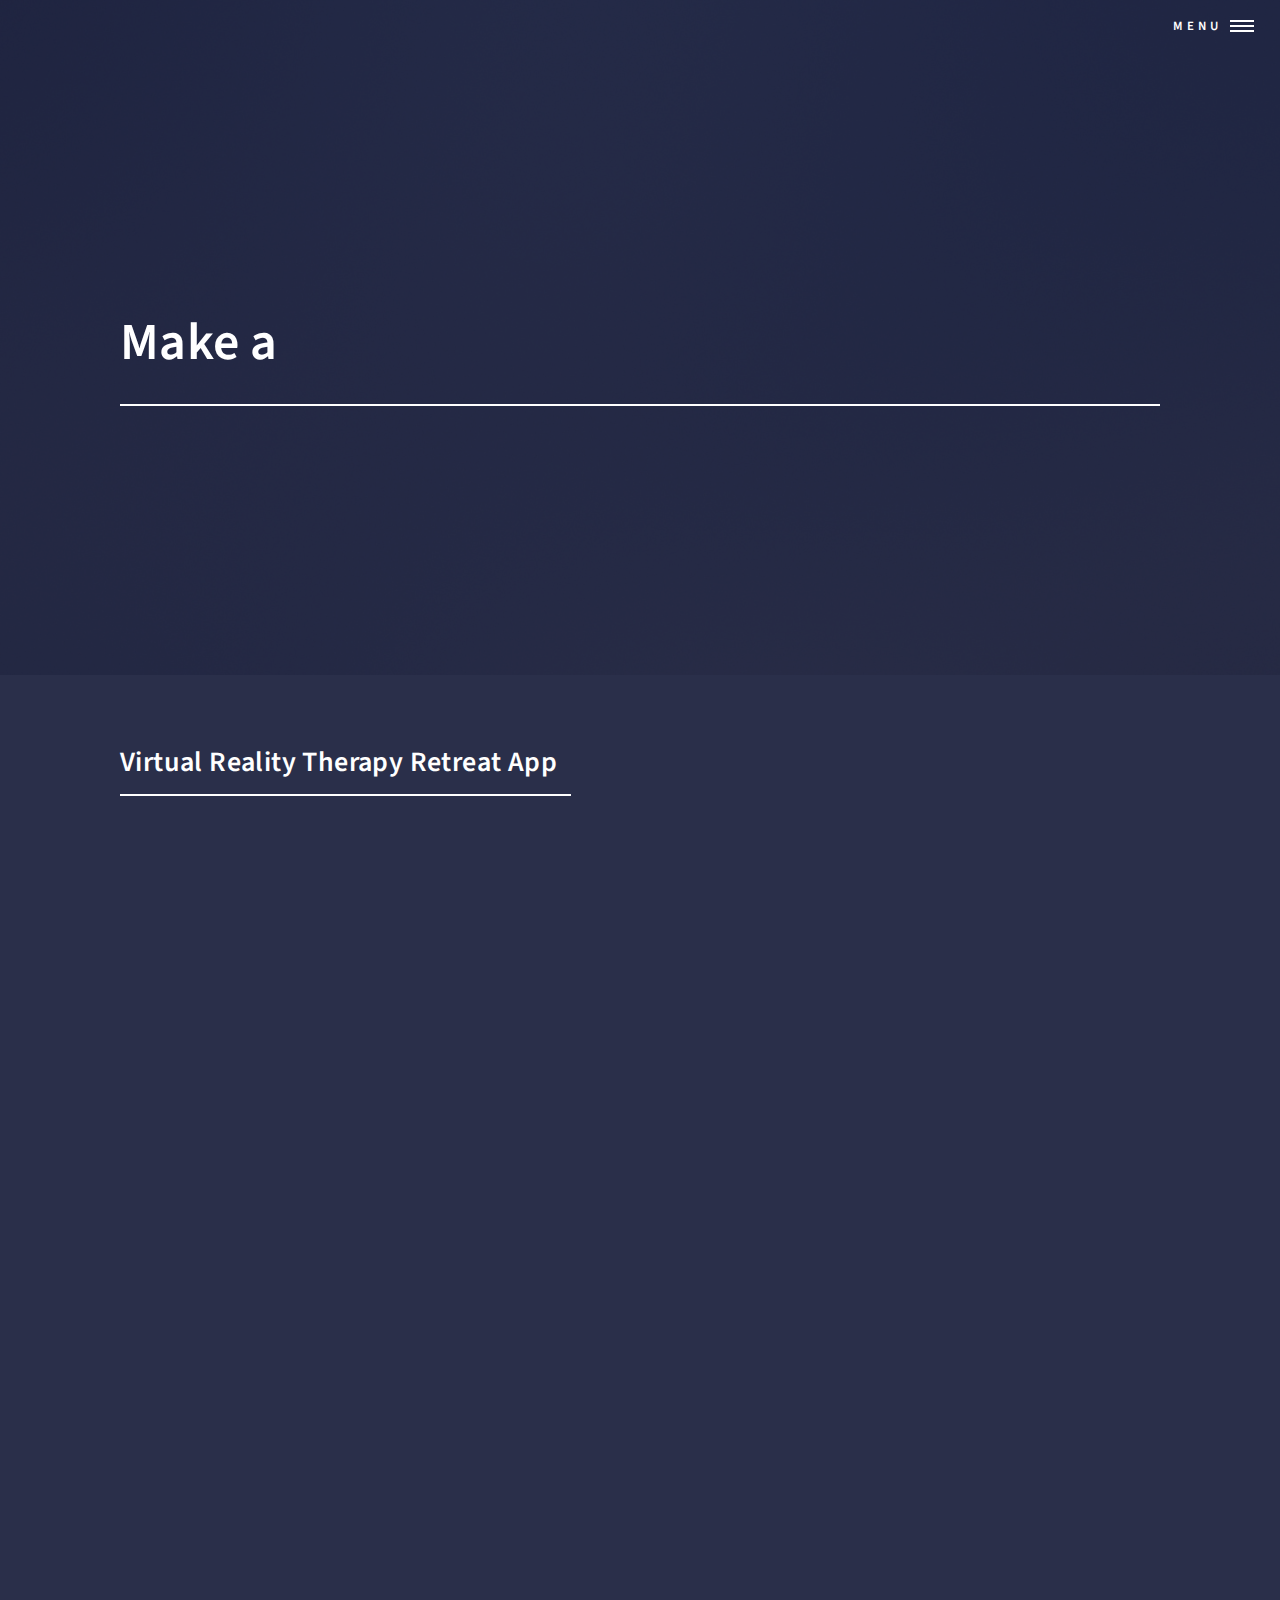
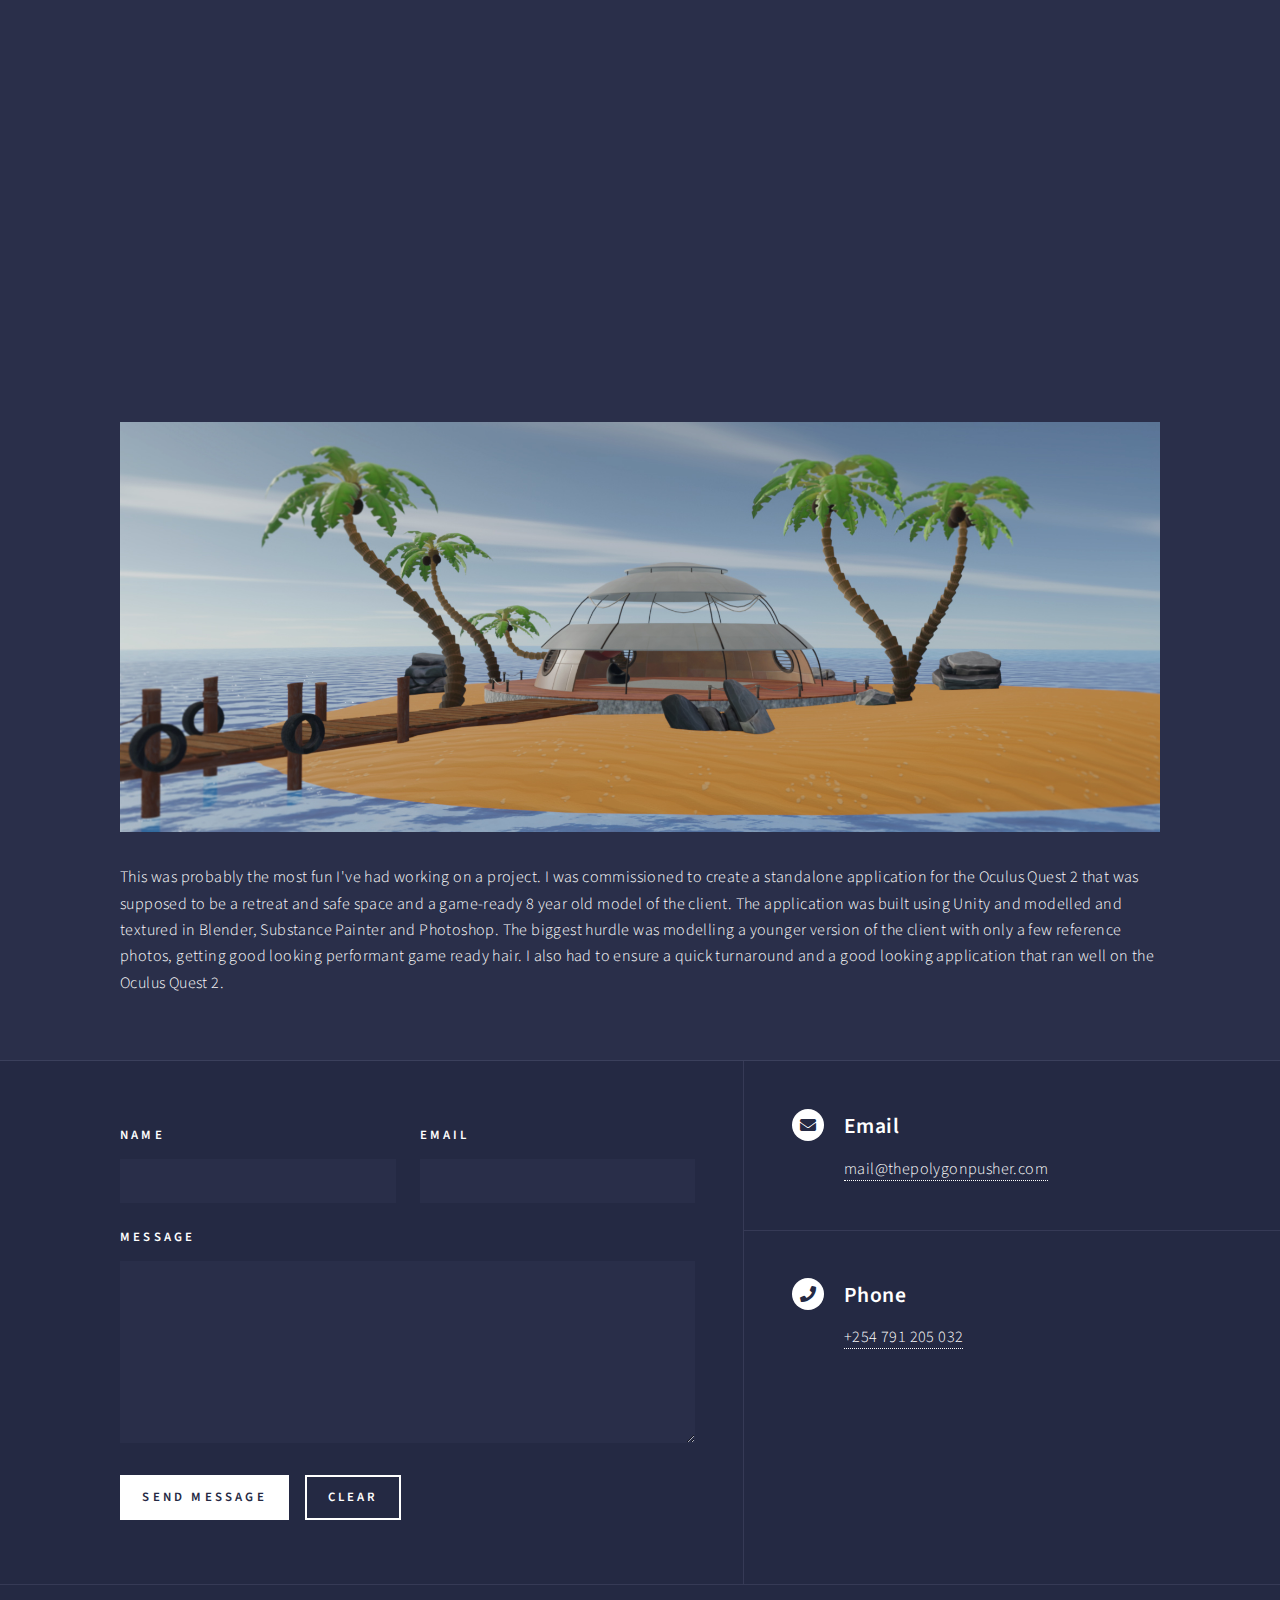
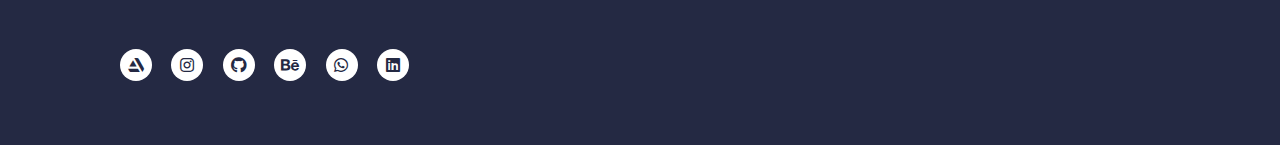
<file: gamedev copy.html>
<!DOCTYPE HTML>

<html>
	<head>
		<title>Portfolio Game Development</title>
		<meta charset="utf-8" />
		<meta name="viewport" content="width=device-width, initial-scale=1, user-scalable=no" />
		<link rel="stylesheet" href="assets/css/main.css" />
		<noscript><link rel="stylesheet" href="assets/css/noscript.css" /></noscript>
		<!--Favicons-->
		<link rel="apple-touch-icon" sizes="180x180" href="/images/favicons/apple-touch-icon.png">
		<link rel="icon" type="image/png" sizes="32x32" href="/images/favicons/favicon-32x32.png">
		<link rel="icon" type="image/png" sizes="16x16" href="/images/favicons/favicon-16x16.png">
		<link rel="manifest" href="/images/favicons/site.webmanifest">
		<link rel="mask-icon" href="/images/favicons/safari-pinned-tab.svg" color="#ff0000">
		<link rel="shortcut icon" href="/images/favicons/favicon.ico">
		<meta name="msapplication-TileColor" content="#ff0000">
		<meta name="msapplication-config" content="/images/favicons/browserconfig.xml">
		<meta name="theme-color" content="#ffffff">
		<!--Analytics-->
		<!-- Global site tag (gtag.js) - Google Analytics -->
		<script async src="https://www.googletagmanager.com/gtag/js?id=UA-177193596-1"></script>
		<script>
		window.dataLayer = window.dataLayer || [];
		function gtag(){dataLayer.push(arguments);}
		gtag('js', new Date());

		gtag('config', 'UA-177193596-1');
		</script>

	</head>
	<body class="is-preload">

		<!-- Wrapper -->
			<div id="wrapper">

				<!-- Header -->
					<header id="header" class="alt">
						<a href="index.html" class="logo">
						<nav>
							<a href="#menu">Menu</a>
						</nav>
					</header>

				<!-- Menu -->
				<nav id="menu">
					<ul class="links">
						<li><a href="index.html">Home</a></li>
						<li><a href="cgi.html">Computer Graphics</a></li>
						<li><a href="3dprinting.html">3D Printing</a></li>
						<li><a href="gamedev.html">Game & XR Development</a></li>
						<li><a href="CAD.html">Computer Aided Design</a></li>
						<li><a href="webdev.html">Web Development</a></li>
						<li><a href="vfx.html">Visual Effects</a></li>
						<li><a href="blog.html">Blog</a></li>
						<!-- <li><a href="about.html">About</a></li> -->
					</ul>
				</nav>

				<!-- Banner -->
					<section id="banner" class="major">
						<div class="inner">
							<header class="major">
								<h1>Make a</h1>
							</header>
						</div>
					</section>


				<!-- Main -->
				<div id="main">
					<div class="content-wrapper">

						<div id="main" class="alt">

							<!--One-->
							
							<section id="one">
								<div class="inner">
									<header class="major">
										<h2>Virtual Reality Therapy Retreat App</h2>
									</header>

									<!-- Content -->
										<div class="content">

											<div class="box alt">
												<div class="sketchfab-embed-wrapper">
													<iframe title="Beach House WIP Scene" frameborder="0" allowfullscreen mozallowfullscreen="true" webkitallowfullscreen="true" allow="autoplay; fullscreen; xr-spatial-tracking" xr-spatial-tracking execution-while-out-of-viewport execution-while-not-rendered web-share width="100%" height="600" src="https://sketchfab.com/models/1e8d2652814c4082b42180c54580c9f4/embed"> </iframe>
												</div>
												<div style="padding:56.25% 0 0 0;position:relative;"><iframe src="https://player.vimeo.com/video/672651821?h=8f80622275" style="position:absolute;top:0;left:0;width:100%;height:100%;" frameborder="0" allow="autoplay; fullscreen" allowfullscreen></iframe></div><script src="https://player.vimeo.com/api/player.js"></script>
												<div class="row gtr-50 gtr-uniform">
													<span class="image fit"><img src="images/gallery/vr-retreat.jpg" alt="" /></span>
			
												</div>
											<div>
									
											<p class="description-text">
												This was probably the most fun I've had working on a project. I was commissioned to create a standalone application for the Oculus Quest 2 that was supposed to be a retreat and safe space and a game-ready 8 year old model of the client. The application was built using Unity and modelled and textured in Blender, Substance Painter and Photoshop. The biggest hurdle was modelling a younger version of the client with only a few reference photos, getting good looking performant game ready hair. I also had to ensure a quick turnaround and a good looking application that ran well on the Oculus Quest 2.
											</p>

										</div>
										

								</div>
							</section>
							
															
						</div>

					</div>
				</div>

				<!-- Contact -->
					<section id="contact">
						<div class="inner">
							<section>
								<form method="post" action="https://formspree.io/f/mbjqykkw" method="POST" enctype="multipart/form-data" name="WebsiteContactForm">
									<div class="fields">
										<div class="field half">
											<label for="name">Name</label>
											<input type="text" name="name" id="name" />
										</div>
										<div class="field half">
											<label for="email">Email</label>
											<input type="email" name="_replyto" id="email" />
										</div>
										<div class="field">
											<label for="message">Message</label>
											<textarea name="message" id="message" rows="6"></textarea>
										</div>
									</div>
									<ul class="actions">
										<li><input type="submit" value="Send Message" class="primary" /></li>
										<li><input type="reset" value="Clear" /></li>
									</ul>
								</form>
							</section>
							<section class="split">
								<section>
									<div class="contact-method">
										<span class="icon solid alt fa-envelope"></span>
										<h3>Email</h3>
										<a href="mailto:mail@thepolygonpusher.com">mail@thepolygonpusher.com</a>
									</div>
								</section>
								<section>
									<div class="contact-method">
										<span class="icon solid alt fa-phone"></span>
										<h3>Phone</h3>
										<span><a href="tel:+254791205032">+254 791 205 032</a></span>
									</div>
								</section>
							</section>
						</div>
					</section>

				<!-- Footer -->
				<footer id="footer">
					<div class="inner">
						<ul class="icons">
							<li><a href="https://www.artstation.com/the_polygonpusher" class="icon brands alt fa-artstation"><span class="label">Artstation</span></a></li>
							<li><a href="https://www.instagram.com/the_polygonpusher/" class="icon brands alt fa-instagram"><span class="label">Instagram</span></a></li>
							<li><a href="https://github.com/Krauser-IV" class="icon brands alt fa-github"><span class="label">GitHub</span></a></li>
							<li><a href="https://www.behance.net/masindestanley" class="icon brands alt fa-behance"><span class="label">Behance</span></a></li>
							<li><a href="https://api.whatsapp.com/send?phone=254791205032" class="icon brands alt fa-whatsapp"><span class="label">Whatsapp</span></a></li>
							<li><a href="https://www.linkedin.com/in/stanley-masinde-721957112/" class="icon brands alt fa-linkedin"><span class="label">LinkedIn In</span></a></li>
						</ul>
					</div>
				</footer>

			</div>

		<!-- Scripts -->
			<script src="assets/js/jquery.min.js"></script>
			<script src="assets/js/jquery.scrolly.min.js"></script>
			<script src="assets/js/jquery.scrollex.min.js"></script>
			<script src="assets/js/browser.min.js"></script>
			<script src="assets/js/breakpoints.min.js"></script>
			<script src="assets/js/util.js"></script>
			<script src="assets/js/main.js"></script>

	</body>
</html>
</file>
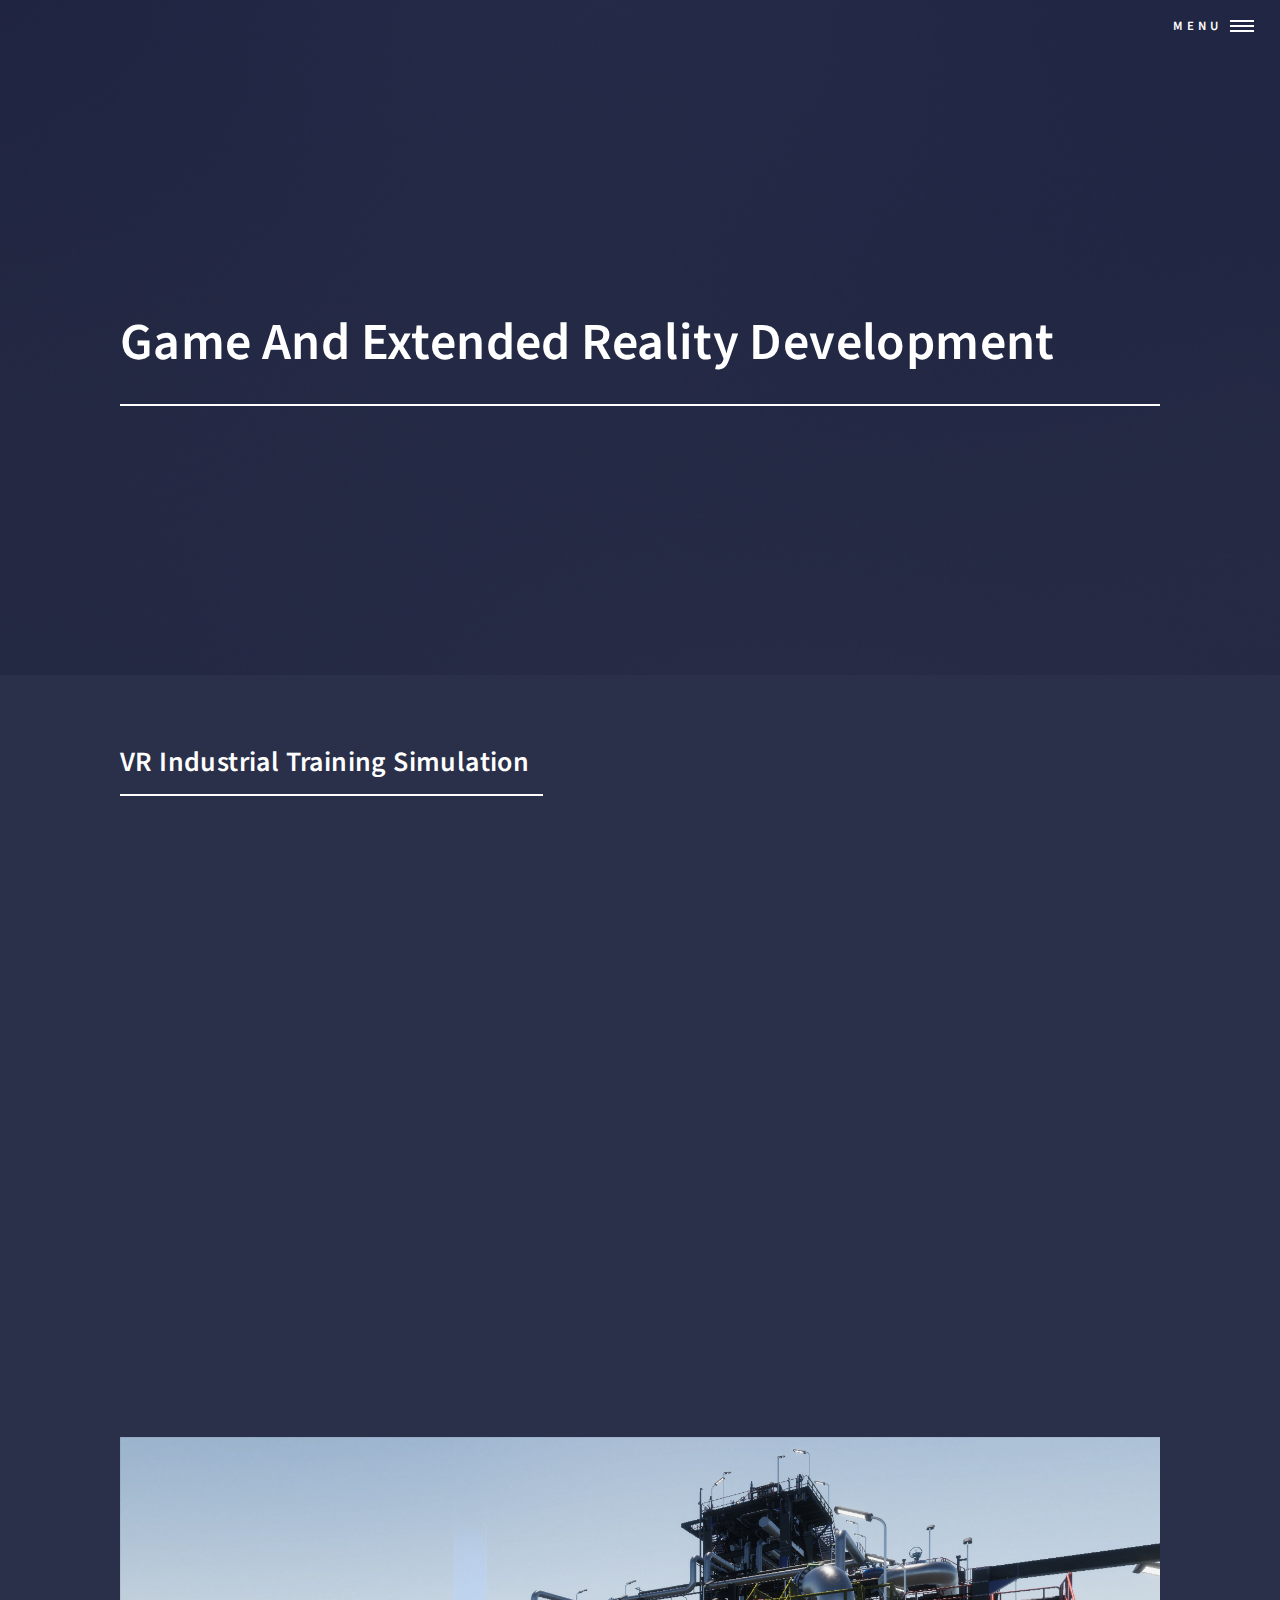
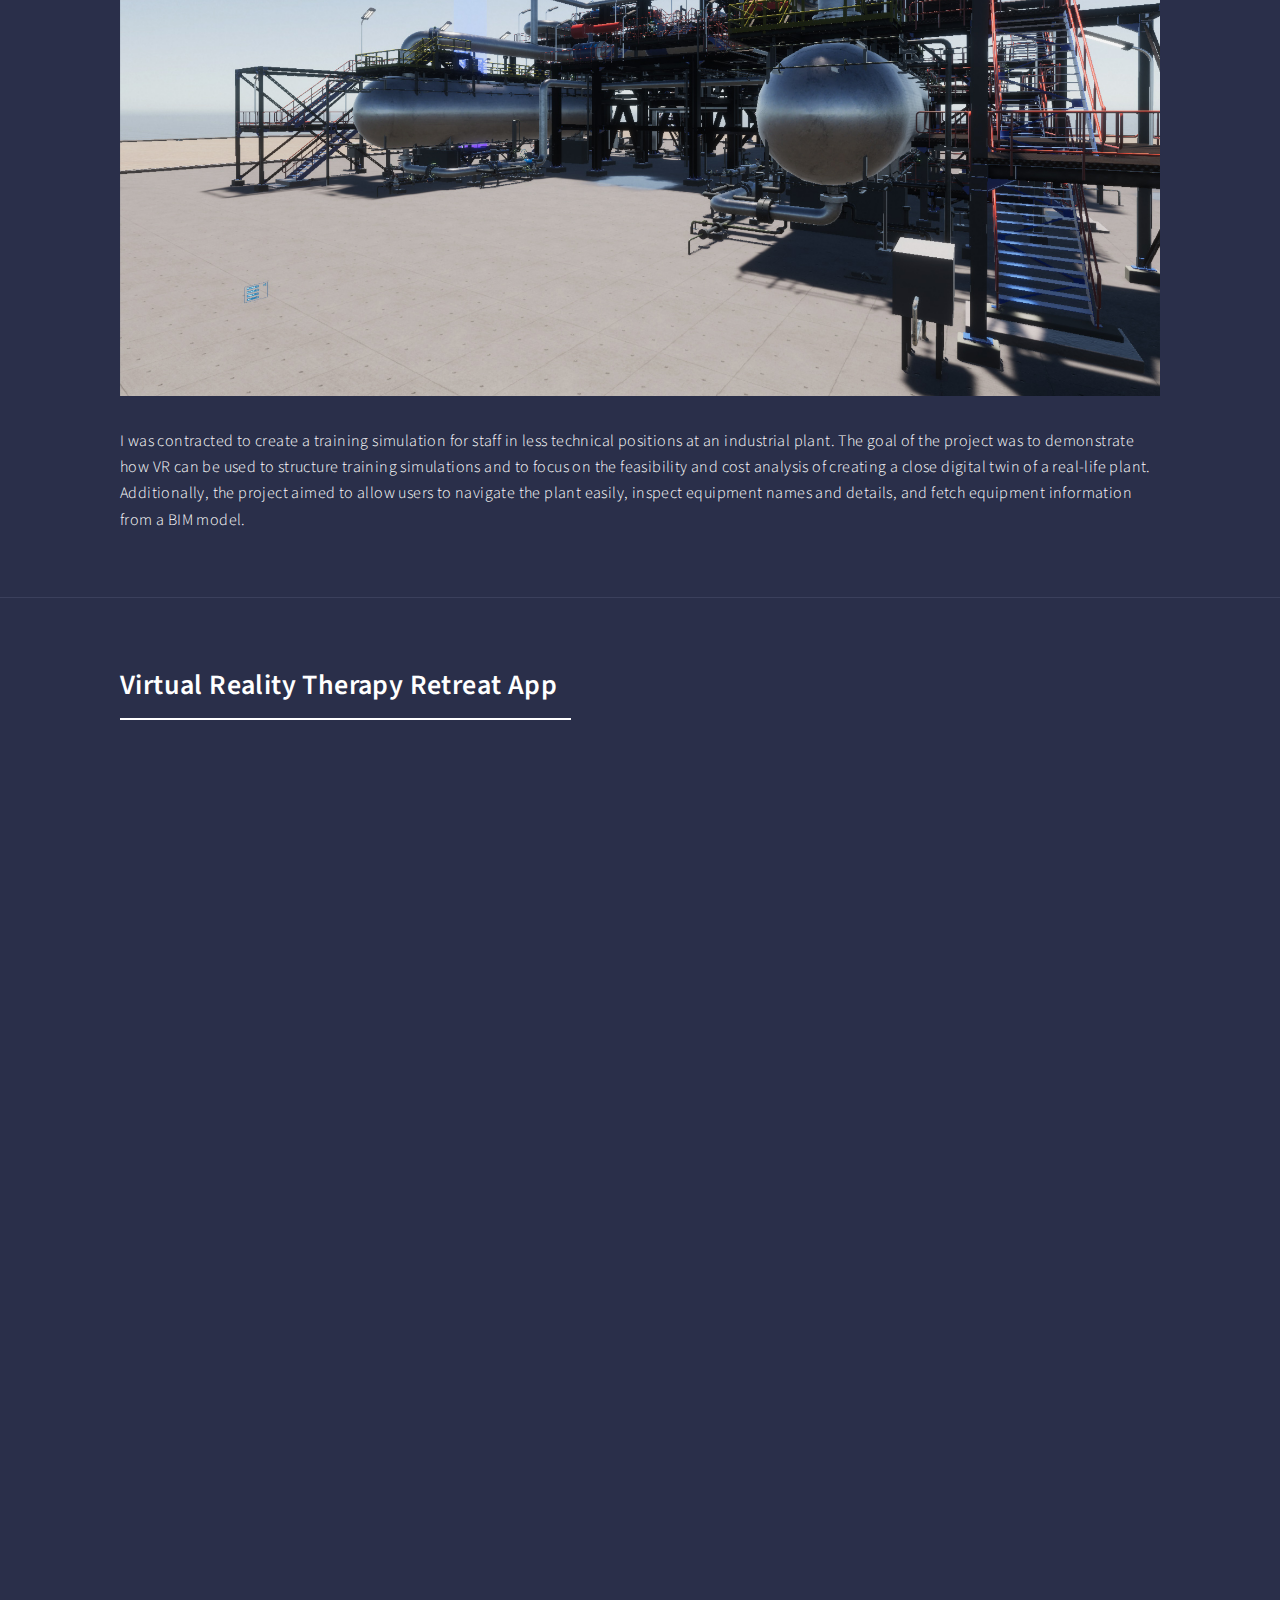
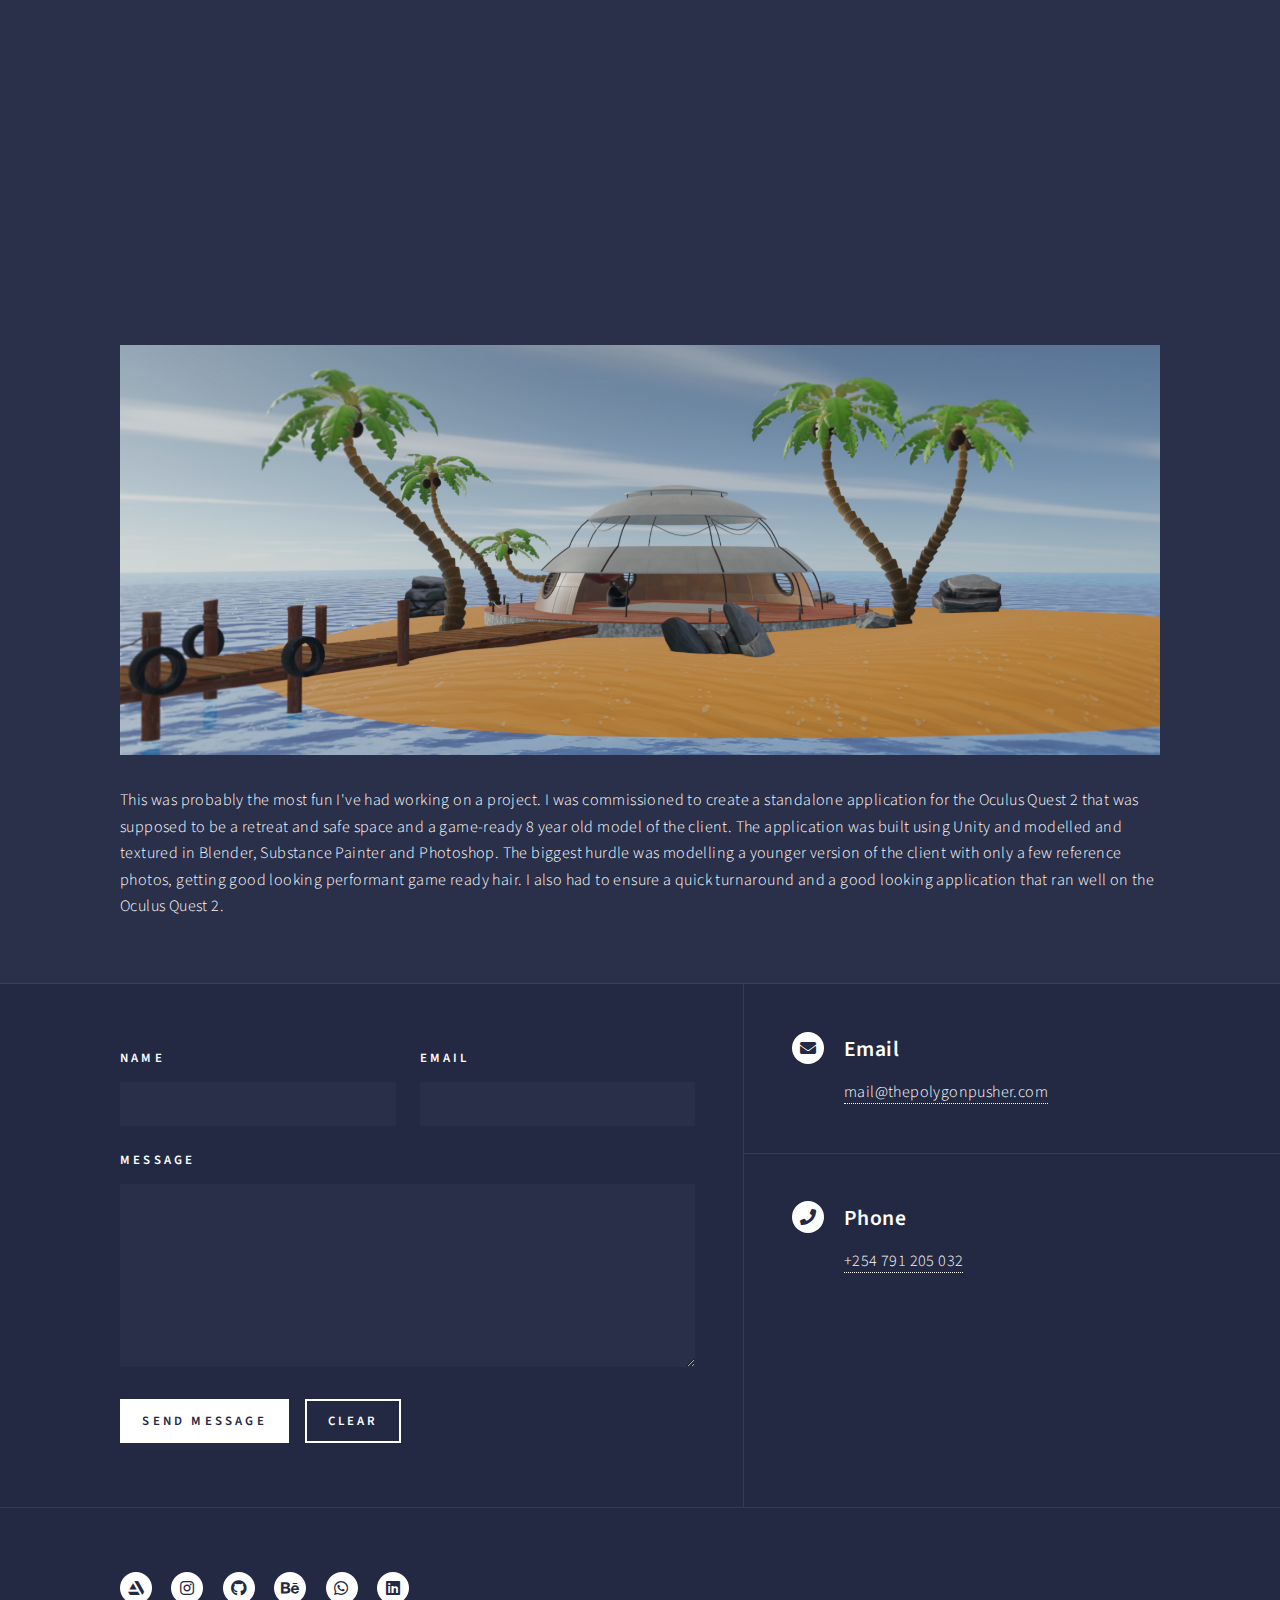
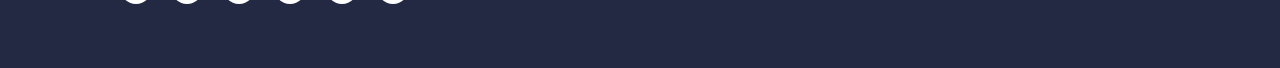
<file: gamedev.html>
<!DOCTYPE HTML>

<html>
	<head>
		<title>Portfolio Game Development</title>
		<meta charset="utf-8" />
		<meta name="viewport" content="width=device-width, initial-scale=1, user-scalable=no" />
		<link rel="stylesheet" href="assets/css/main.css" />
		<noscript><link rel="stylesheet" href="assets/css/noscript.css" /></noscript>
		<!--Favicons-->
		<link rel="apple-touch-icon" sizes="180x180" href="/images/favicons/apple-touch-icon.png">
		<link rel="icon" type="image/png" sizes="32x32" href="/images/favicons/favicon-32x32.png">
		<link rel="icon" type="image/png" sizes="16x16" href="/images/favicons/favicon-16x16.png">
		<link rel="manifest" href="/images/favicons/site.webmanifest">
		<link rel="mask-icon" href="/images/favicons/safari-pinned-tab.svg" color="#ff0000">
		<link rel="shortcut icon" href="/images/favicons/favicon.ico">
		<meta name="msapplication-TileColor" content="#ff0000">
		<meta name="msapplication-config" content="/images/favicons/browserconfig.xml">
		<meta name="theme-color" content="#ffffff">
		<!--Analytics-->
		<!-- Global site tag (gtag.js) - Google Analytics -->
		<script async src="https://www.googletagmanager.com/gtag/js?id=UA-177193596-1"></script>
		<script>
		window.dataLayer = window.dataLayer || [];
		function gtag(){dataLayer.push(arguments);}
		gtag('js', new Date());

		gtag('config', 'UA-177193596-1');
		</script>

	</head>
	<body class="is-preload">

		<!-- Wrapper -->
			<div id="wrapper">

				<!-- Header -->
					<header id="header" class="alt">
						<a href="index.html" class="logo">
						<nav>
							<a href="#menu">Menu</a>
						</nav>
					</header>

				<!-- Menu -->
				<nav id="menu">
					<ul class="links">
						<li><a href="index.html">Home</a></li>
						<li><a href="cgi.html">Computer Graphics</a></li>
						<li><a href="3dprinting.html">3D Printing</a></li>
						<li><a href="gamedev.html">Game & XR Development</a></li>
						<li><a href="CAD.html">Computer Aided Design</a></li>
						<li><a href="webdev.html">Web Development</a></li>
						<li><a href="vfx.html">Visual Effects</a></li>
						<li><a href="blog.html">Blog</a></li>
						<!-- <li><a href="about.html">About</a></li> -->
					</ul>
				</nav>

				<!-- Banner -->
					<section id="banner" class="major">
						<div class="inner">
							<header class="major">
								<h1>Game And Extended Reality Development</h1>
							</header>
						</div>
					</section>


				<!-- Main -->
				<div id="main">
					<div class="content-wrapper">

						<div id="main" class="alt">

							<!--One-->
							
							<section id="one">
								<div class="inner">
									<header class="major">
										<h2>VR Industrial Training Simulation</h2>
									</header>

									<!-- Content -->
										<div class="content">

											<div class="box alt">
												<div class="sketchfab-embed-wrapper">
													<iframe width="100%" height="600" src="https://www.youtube.com/embed/cuVbmhTHLKA" title="YouTube video player" frameborder="0" allow="accelerometer; autoplay; clipboard-write; encrypted-media; gyroscope; picture-in-picture; web-share" allowfullscreen></iframe>
												</div>
												<div class="row gtr-50 gtr-uniform">
													<span class="image fit"><img src="images/gallery/vr-training-simulation.jpg" alt="" /></span>
												</div>
											<div>
									
											<p class="description-text">
												I was contracted to create a training simulation for staff in less technical positions at an industrial plant. The goal of the project was to demonstrate how VR can be used to structure training simulations and to focus on the feasibility and cost analysis of creating a close digital twin of a real-life plant. Additionally, the project aimed to allow users to navigate the plant easily, inspect equipment names and details, and fetch equipment information from a BIM model.
											</p>

										</div>
										

								</div>
							</section>

							<!--Two-->
							
							<section id="two">
								<div class="inner">
									<header class="major">
										<h2>Virtual Reality Therapy Retreat App</h2>
									</header>

									<!-- Content -->
										<div class="content">

											<div class="box alt">
												<div class="sketchfab-embed-wrapper">
													<iframe title="Beach House WIP Scene" frameborder="0" allowfullscreen mozallowfullscreen="true" webkitallowfullscreen="true" allow="autoplay; fullscreen; xr-spatial-tracking" xr-spatial-tracking execution-while-out-of-viewport execution-while-not-rendered web-share width="100%" height="600" src="https://sketchfab.com/models/1e8d2652814c4082b42180c54580c9f4/embed"> </iframe>
												</div>
												<div style="padding:56.25% 0 0 0;position:relative;"><iframe src="https://player.vimeo.com/video/672651821?h=8f80622275" style="position:absolute;top:0;left:0;width:100%;height:100%;" frameborder="0" allow="autoplay; fullscreen" allowfullscreen></iframe></div><script src="https://player.vimeo.com/api/player.js"></script>
												<div class="row gtr-50 gtr-uniform">
													<span class="image fit"><img src="images/gallery/vr-retreat.jpg" alt="" /></span>
			
												</div>
											<div>
									
											<p class="description-text">
												This was probably the most fun I've had working on a project. I was commissioned to create a standalone application for the Oculus Quest 2 that was supposed to be a retreat and safe space and a game-ready 8 year old model of the client. The application was built using Unity and modelled and textured in Blender, Substance Painter and Photoshop. The biggest hurdle was modelling a younger version of the client with only a few reference photos, getting good looking performant game ready hair. I also had to ensure a quick turnaround and a good looking application that ran well on the Oculus Quest 2.
											</p>

										</div>
										

								</div>
							</section>							
							
															
						</div>

					</div>
				</div>

				<!-- Contact -->
					<section id="contact">
						<div class="inner">
							<section>
								<form method="post" action="https://formspree.io/f/mbjqykkw" method="POST" enctype="multipart/form-data" name="WebsiteContactForm">
									<div class="fields">
										<div class="field half">
											<label for="name">Name</label>
											<input type="text" name="name" id="name" />
										</div>
										<div class="field half">
											<label for="email">Email</label>
											<input type="email" name="_replyto" id="email" />
										</div>
										<div class="field">
											<label for="message">Message</label>
											<textarea name="message" id="message" rows="6"></textarea>
										</div>
									</div>
									<ul class="actions">
										<li><input type="submit" value="Send Message" class="primary" /></li>
										<li><input type="reset" value="Clear" /></li>
									</ul>
								</form>
							</section>
							<section class="split">
								<section>
									<div class="contact-method">
										<span class="icon solid alt fa-envelope"></span>
										<h3>Email</h3>
										<a href="mailto:mail@thepolygonpusher.com">mail@thepolygonpusher.com</a>
									</div>
								</section>
								<section>
									<div class="contact-method">
										<span class="icon solid alt fa-phone"></span>
										<h3>Phone</h3>
										<span><a href="tel:+254791205032">+254 791 205 032</a></span>
									</div>
								</section>
							</section>
						</div>
					</section>

				<!-- Footer -->
				<footer id="footer">
					<div class="inner">
						<ul class="icons">
							<li><a href="https://www.artstation.com/the_polygonpusher" class="icon brands alt fa-artstation"><span class="label">Artstation</span></a></li>
							<li><a href="https://www.instagram.com/the_polygonpusher/" class="icon brands alt fa-instagram"><span class="label">Instagram</span></a></li>
							<li><a href="https://github.com/Krauser-IV" class="icon brands alt fa-github"><span class="label">GitHub</span></a></li>
							<li><a href="https://www.behance.net/masindestanley" class="icon brands alt fa-behance"><span class="label">Behance</span></a></li>
							<li><a href="https://api.whatsapp.com/send?phone=254791205032" class="icon brands alt fa-whatsapp"><span class="label">Whatsapp</span></a></li>
							<li><a href="https://www.linkedin.com/in/stanley-masinde-721957112/" class="icon brands alt fa-linkedin"><span class="label">LinkedIn In</span></a></li>
						</ul>
					</div>
				</footer>

			</div>

		<!-- Scripts -->
			<script src="assets/js/jquery.min.js"></script>
			<script src="assets/js/jquery.scrolly.min.js"></script>
			<script src="assets/js/jquery.scrollex.min.js"></script>
			<script src="assets/js/browser.min.js"></script>
			<script src="assets/js/breakpoints.min.js"></script>
			<script src="assets/js/util.js"></script>
			<script src="assets/js/main.js"></script>

	</body>
</html>
</file>
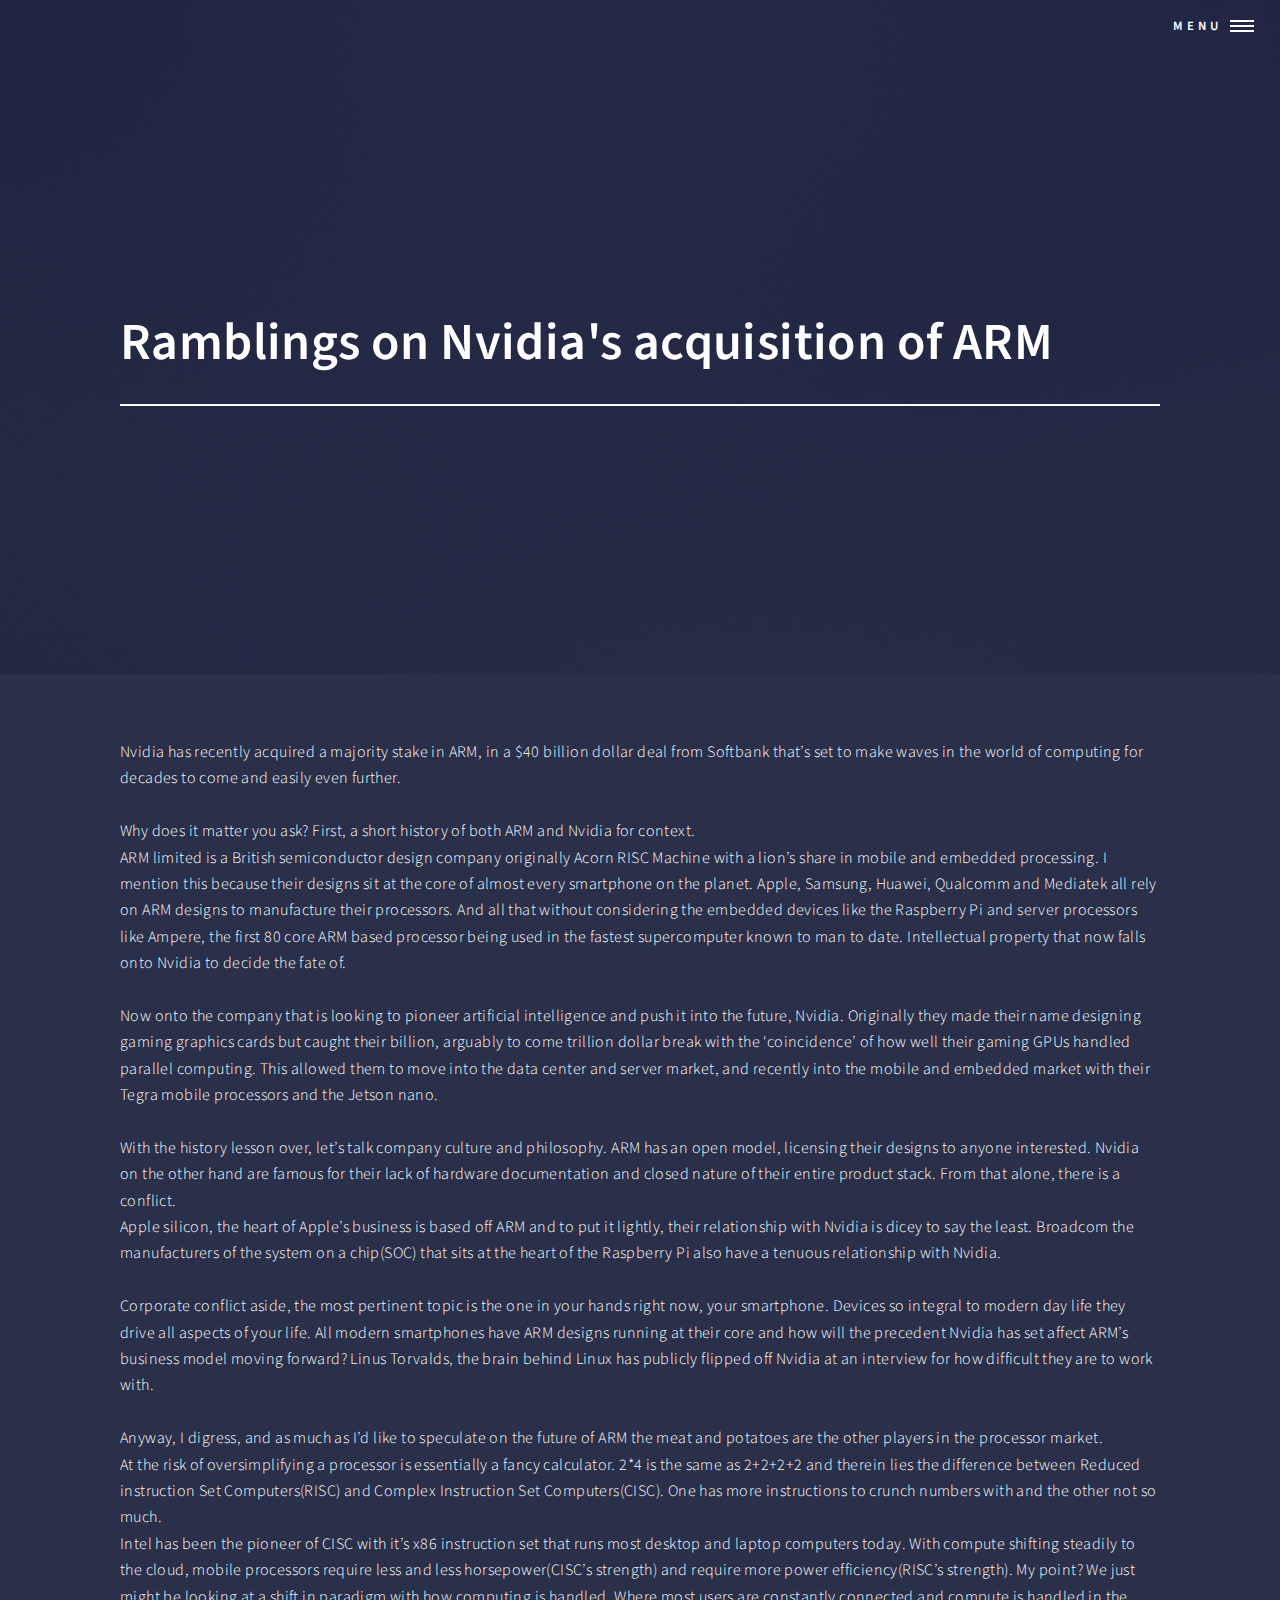
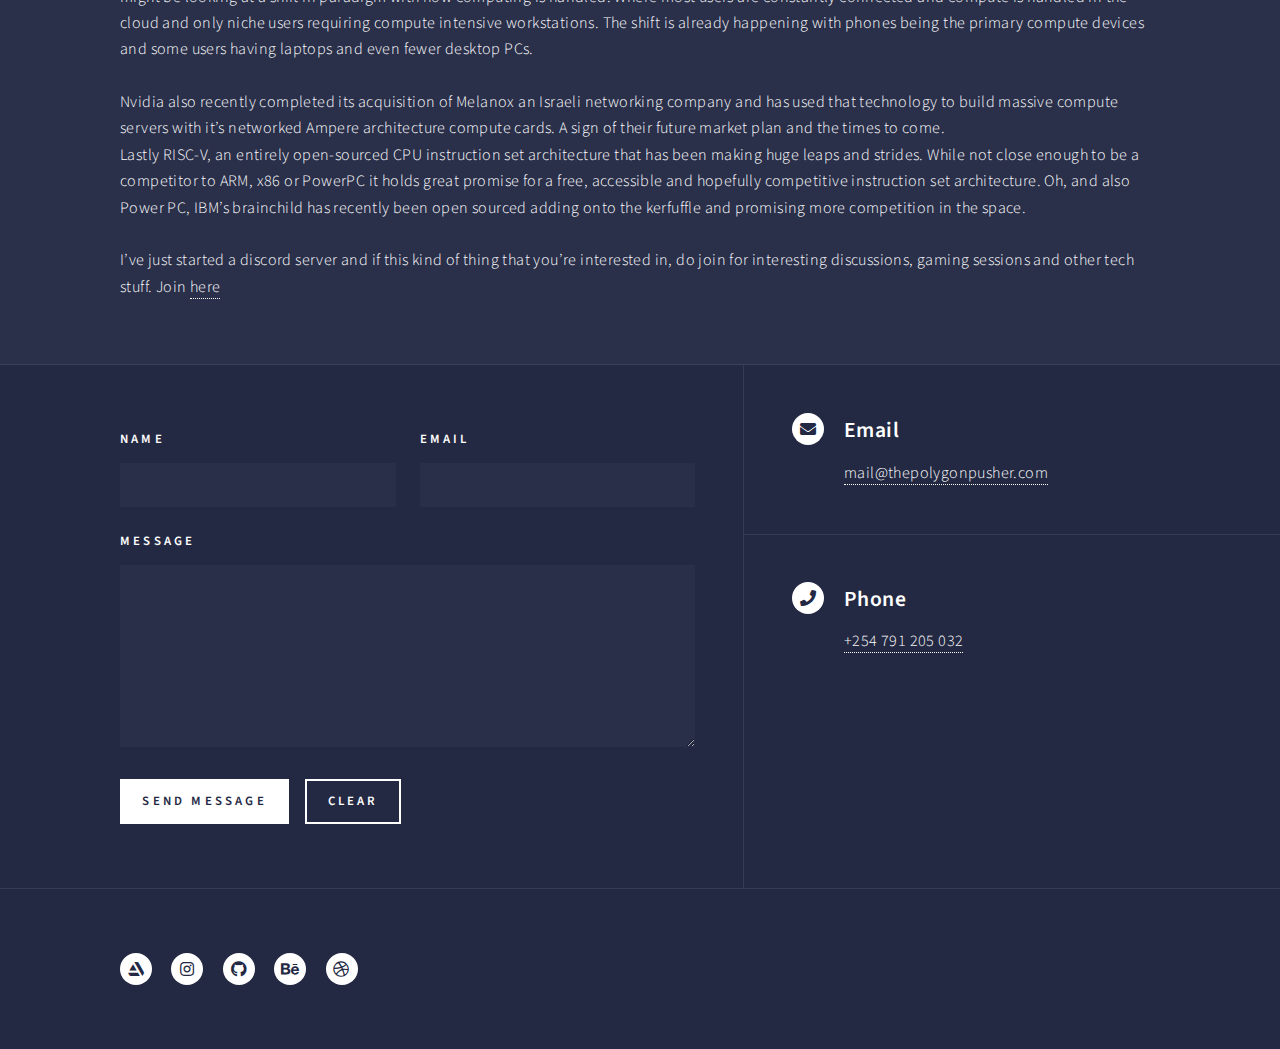
<file: nvidia-arm.html>
<!DOCTYPE HTML>

<html>
	<head>
		<title>Blog Nvidia Arm Deal</title>
		<meta charset="utf-8" />
		<meta name="viewport" content="width=device-width, initial-scale=1, user-scalable=no" />
		<link rel="stylesheet" href="assets/css/main.css" />
		<noscript><link rel="stylesheet" href="assets/css/noscript.css" /></noscript>
		<!--Favicons-->
		<link rel="apple-touch-icon" sizes="180x180" href="/images/favicons/apple-touch-icon.png">
		<link rel="icon" type="image/png" sizes="32x32" href="/images/favicons/favicon-32x32.png">
		<link rel="icon" type="image/png" sizes="16x16" href="/images/favicons/favicon-16x16.png">
		<link rel="manifest" href="/images/favicons/site.webmanifest">
		<link rel="mask-icon" href="/images/favicons/safari-pinned-tab.svg" color="#ff0000">
		<link rel="shortcut icon" href="/images/favicons/favicon.ico">
		<meta name="msapplication-TileColor" content="#ff0000">
		<meta name="msapplication-config" content="/images/favicons/browserconfig.xml">
		<meta name="theme-color" content="#ffffff">
		<!--Analytics-->
		<!-- Global site tag (gtag.js) - Google Analytics -->
		<script async src="https://www.googletagmanager.com/gtag/js?id=UA-177193596-1"></script>
		<script>
		window.dataLayer = window.dataLayer || [];
		function gtag(){dataLayer.push(arguments);}
		gtag('js', new Date());

		gtag('config', 'UA-177193596-1');
		</script>

	</head>
	<body class="is-preload">

		<!-- Wrapper -->
			<div id="wrapper">

				<!-- Header -->
					<header id="header" class="alt">
						<a href="index.html" class="logo">
						<nav>
							<a href="#menu">Menu</a>
						</nav>
					</header>

				<!-- Menu -->
				<nav id="menu">
					<ul class="links">
						<li><a href="index.html">Home</a></li>
						<li><a href="cgi.html">Computer Graphics</a></li>
						<li><a href="3dprinting.html">3D Printing</a></li>
						<li><a href="gamedev.html">Game & XR Development</a></li>
						<li><a href="CAD.html">Computer Aided Design</a></li>
						<li><a href="webdev.html">Web Development</a></li>
						<li><a href="vfx.html">Visual Effects</a></li>
						<!-- <li><a href="about.html">About</a></li> -->
					</ul>
				</nav>

				<!-- Banner -->
					<section id="banner" class="major">
						<div class="inner">
							<header class="major">
								<h1>Ramblings on Nvidia's acquisition of ARM</h1>
							</header>
						</div>
					</section>

				<!-- Main -->
					<div id="main">
                        <div class="content-wrapper">
							
							<div id="main" class="alt">

								<!-- One -->
								<section id="one">
									<div class="inner">
	
										<!-- Content -->
											<div class="content">
															
												<p class="description-text">
													Nvidia has recently acquired a majority stake in ARM, in a $40 billion dollar deal from Softbank that’s set to make waves in the world of computing for decades to come and easily even further. <br>
													<br>
													Why does it matter you ask? First, a short history of both ARM and Nvidia for context. <br>

													ARM limited is a British semiconductor design company originally Acorn RISC Machine with a lion’s share in mobile and embedded processing. I mention this because their designs sit at the core of almost every smartphone on the planet. Apple, Samsung, Huawei, Qualcomm and Mediatek all rely on ARM designs to manufacture their processors. And all that without considering the embedded devices like the Raspberry Pi and server processors like Ampere, the first 80 core ARM based processor being used in the fastest supercomputer known to man to date. Intellectual property that now falls onto Nvidia to decide the fate of. <br>
													<br>
													Now onto the company that is looking to pioneer artificial intelligence and push it into the future, Nvidia. Originally they made their name designing gaming graphics cards but caught their billion, arguably to come trillion dollar break with the ‘coincidence’ of how well their gaming GPUs handled parallel computing. This allowed them to move into the data center and server market, and recently into the mobile and embedded market with their Tegra mobile processors and the Jetson nano. <br>
													<br>
													With the history lesson over, let’s talk company culture and philosophy. ARM has an open model, licensing their designs to anyone interested. Nvidia on the other hand are famous for their lack of hardware documentation and closed nature of their entire product stack. From that alone, there is a conflict. <br>
													Apple silicon, the heart of Apple’s business is based off ARM and to put it lightly, their relationship with Nvidia is dicey to say the least. Broadcom the manufacturers of the system on a chip(SOC) that sits at the heart of the Raspberry Pi also have a tenuous relationship with Nvidia. <br>
													<br>
													Corporate conflict aside, the most pertinent topic is the one in your hands right now, your smartphone. Devices so integral to modern day life they drive all aspects of your life. All modern smartphones have ARM designs running at their core and how will the precedent Nvidia has set affect ARM’s business model moving forward? Linus Torvalds, the brain behind Linux has publicly flipped off Nvidia at an interview for how difficult they are to work with. <br>

													<br>

													Anyway, I digress, and as much as I’d like to speculate on the future of ARM the meat and potatoes are the other players in the processor market. <br>

													At the risk of oversimplifying a processor is essentially a fancy calculator. 2*4 is the same as 2+2+2+2 and therein lies the difference between Reduced instruction Set Computers(RISC) and Complex Instruction Set Computers(CISC). One has more instructions to crunch numbers with and the other not so much. <br>

													Intel has been the pioneer of CISC with it’s x86 instruction set that runs most desktop and laptop computers today. With compute shifting steadily to the cloud, mobile processors require less and less horsepower(CISC’s strength) and require more power efficiency(RISC’s strength). My point? We just might be looking at a shift in paradigm with how computing is handled. Where most users are constantly connected and compute is handled in the cloud and only niche users requiring compute intensive workstations. The shift is already happening with phones being the primary compute devices and some users having laptops and even fewer desktop PCs. <br>
													<br>
													Nvidia also recently completed its acquisition of Melanox an Israeli networking company and has used that technology to build massive compute servers with it’s networked Ampere architecture compute cards. A sign of their future market plan and the times to come. <br>

													Lastly RISC-V, an entirely open-sourced CPU instruction set architecture that has been making huge leaps and strides. While not close enough to be a competitor to ARM, x86 or PowerPC it holds great promise for a free, accessible and hopefully competitive instruction set architecture. Oh, and also Power PC, IBM’s brainchild has recently been open sourced adding onto the kerfuffle and promising more competition in the space. <br>
													
													<br>
													I’ve just started a discord server and if this kind of thing that you’re interested in, do join for interesting discussions, gaming sessions and other tech stuff. Join <a href="http://discord.gg/uU56SfZ">here</a>
												</p>
											</div>
											
	
									</div>
								</section>


							</div>

						</div>
					</div>

				<!-- Contact -->
					<section id="contact">
						<div class="inner">
							<section>
								<form method="post" action="https://formspree.io/f/mbjqykkw" method="POST" enctype="multipart/form-data" name="WebsiteContactForm">
									<div class="fields">
										<div class="field half">
											<label for="name">Name</label>
											<input type="text" name="name" id="name" />
										</div>
										<div class="field half">
											<label for="email">Email</label>
											<input type="email" name="_replyto" id="email" />
										</div>
										<div class="field">
											<label for="message">Message</label>
											<textarea name="message" id="message" rows="6"></textarea>
										</div>
									</div>
									<ul class="actions">
										<li><input type="submit" value="Send Message" class="primary" /></li>
										<li><input type="reset" value="Clear" /></li>
									</ul>
								</form>
							</section>
							<section class="split">
								<section>
									<div class="contact-method">
										<span class="icon solid alt fa-envelope"></span>
										<h3>Email</h3>
										<a href="mailto:mail@thepolygonpusher.com">mail@thepolygonpusher.com</a>
									</div>
								</section>
								<section>
									<div class="contact-method">
										<span class="icon solid alt fa-phone"></span>
										<h3>Phone</h3>
										<span><a href="tel:+254791205032">+254 791 205 032</a></span>
									</div>
								</section>
							</section>
						</div>
					</section>

				<!-- Footer -->
				<footer id="footer">
					<div class="inner">
						<ul class="icons">
							<li><a href="https://www.artstation.com/stanley_m/" class="icon brands alt fa-artstation"><span class="label">Artstation</span></a></li>
							<li><a href="https://www.instagram.com/masinde_stanley/" class="icon brands alt fa-instagram"><span class="label">Instagram</span></a></li>
							<li><a href="https://github.com/Krauser-IV" class="icon brands alt fa-github"><span class="label">GitHub</span></a></li>
							<li><a href="https://www.behance.net/masindestanley" class="icon brands alt fa-behance"><span class="label">Behance</span></a></li>
							<li><a href="https://dribbble.com/SMasinde" class="icon brands alt fa-dribbble"><span class="label">Dribble</span></a></li>
						</ul>
					</div>
				</footer>

			</div>

		<!-- Scripts -->
			<script src="assets/js/jquery.min.js"></script>
			<script src="assets/js/jquery.scrolly.min.js"></script>
			<script src="assets/js/jquery.scrollex.min.js"></script>
			<script src="assets/js/browser.min.js"></script>
			<script src="assets/js/breakpoints.min.js"></script>
			<script src="assets/js/util.js"></script>
			<script src="assets/js/main.js"></script>

	</body>
</html>
</file>
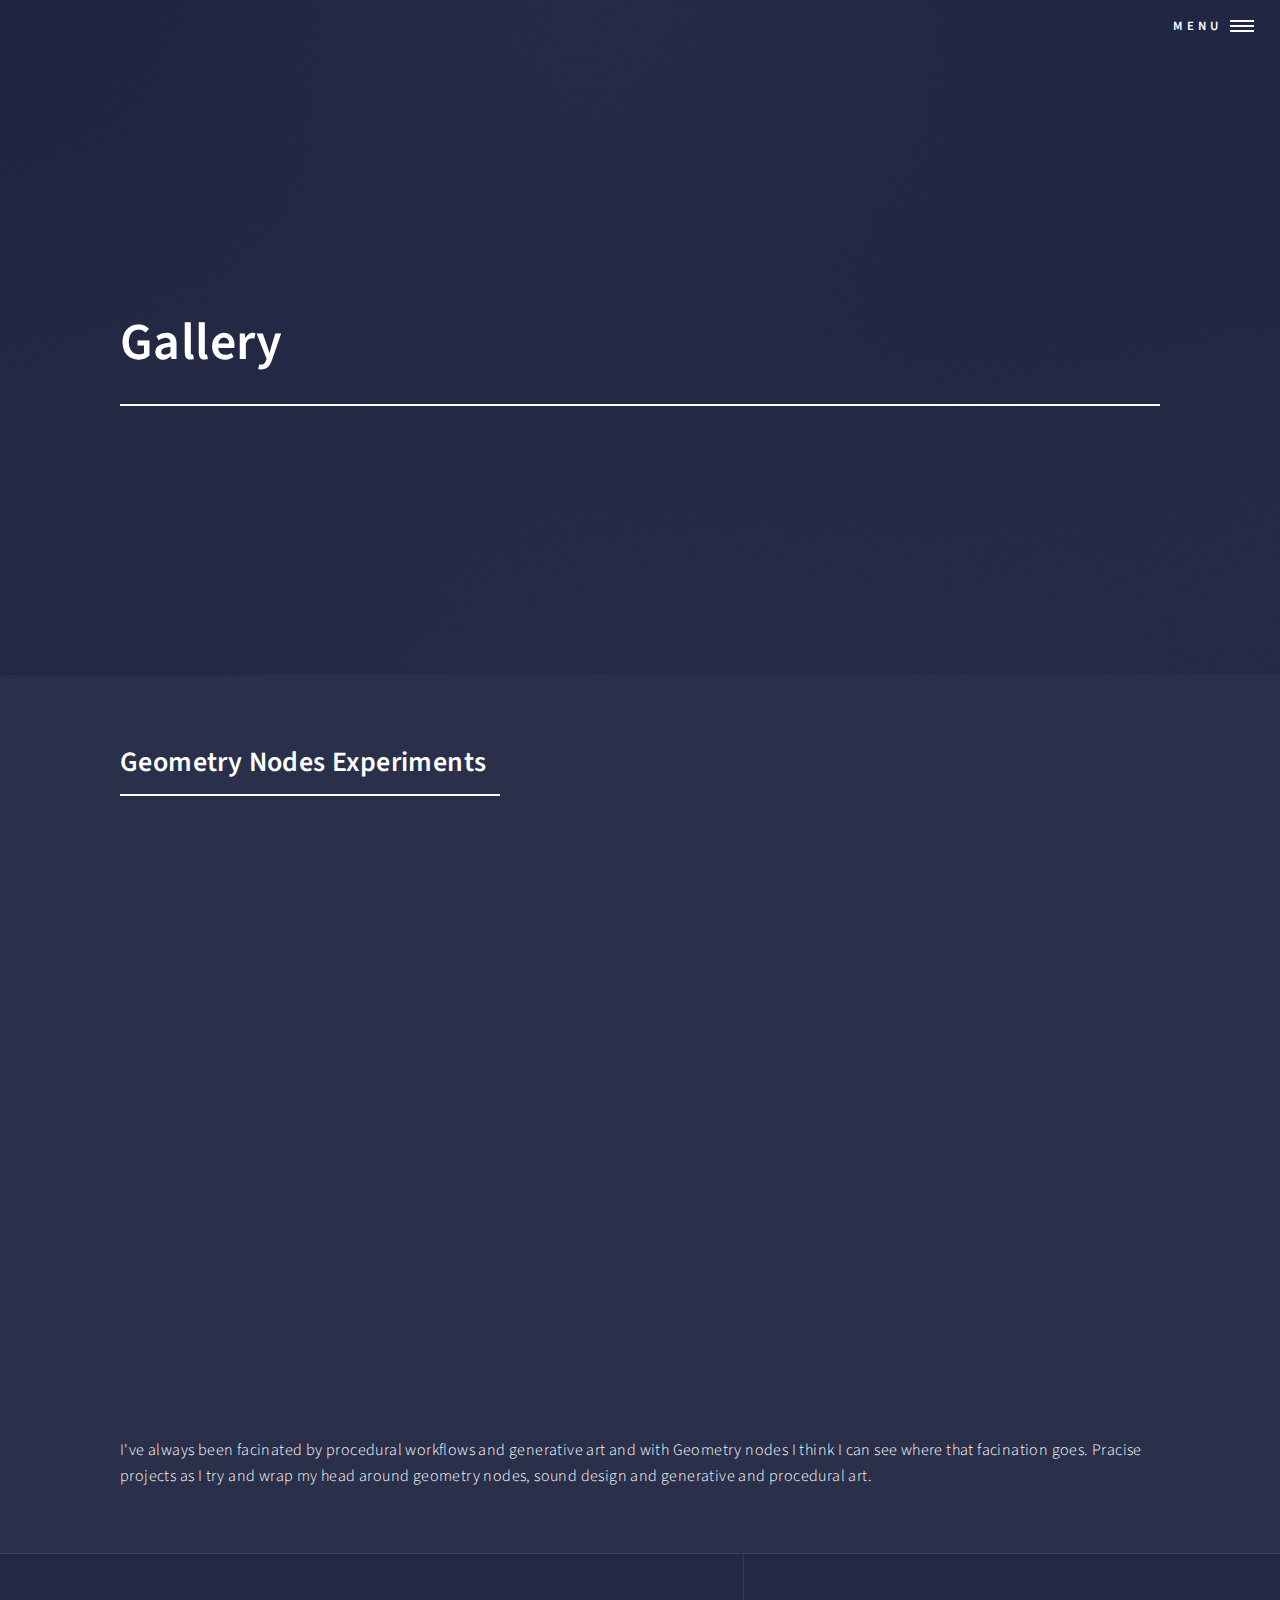
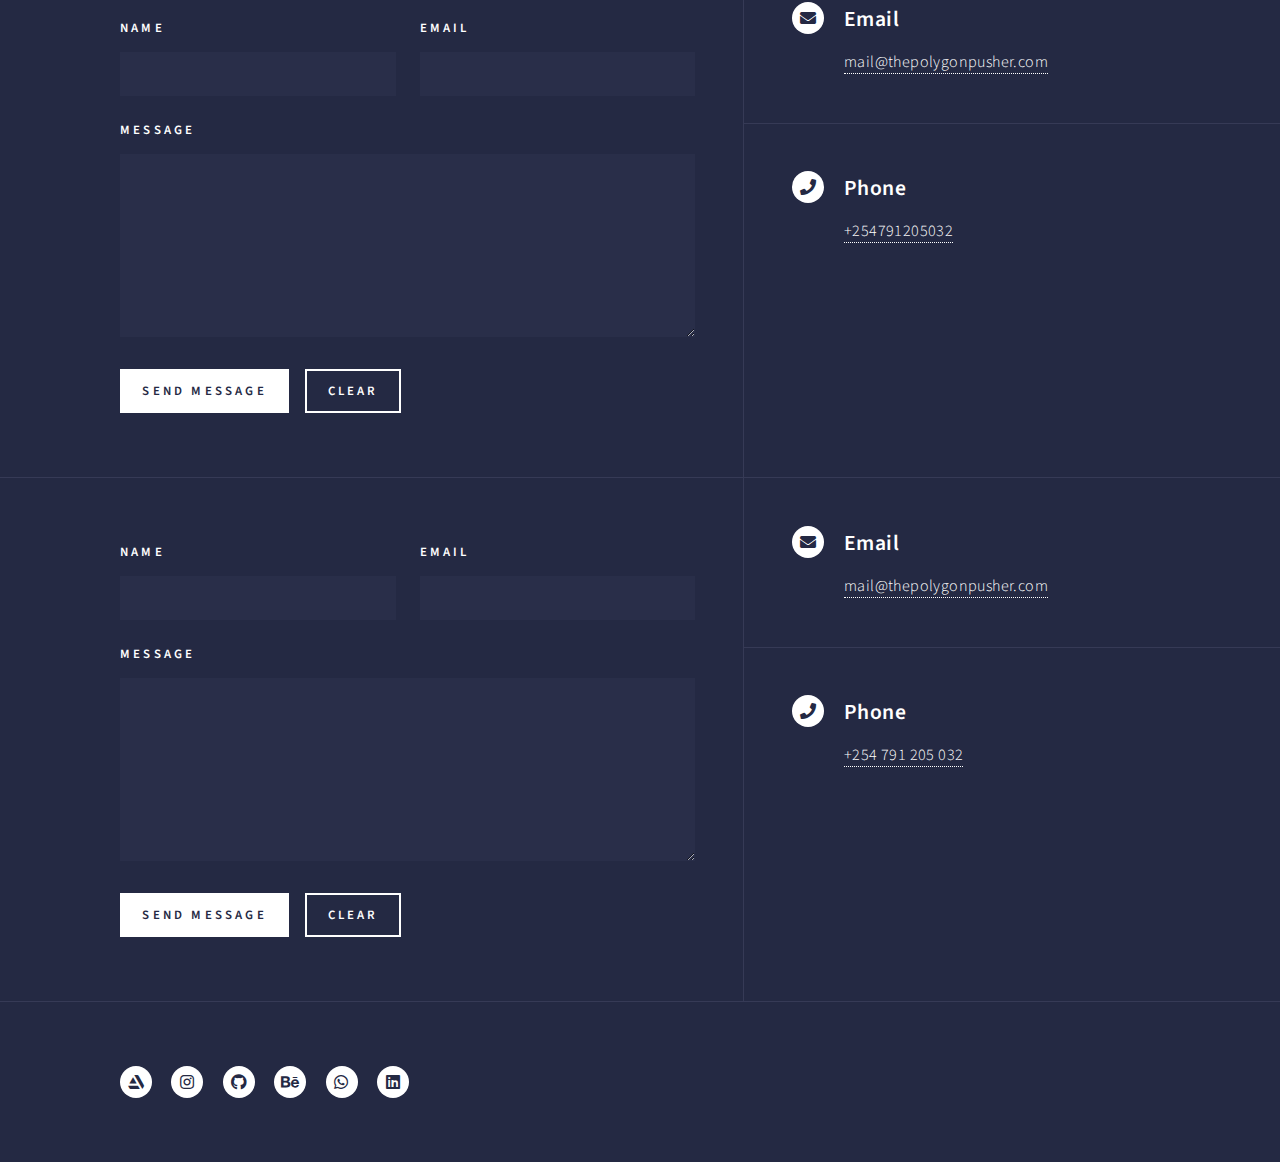
<file: vfx.html>
<!DOCTYPE HTML>

<html>
	<head>
		<title>Portfolio Visual Effects</title>
		<meta charset="utf-8" />
		<meta name="viewport" content="width=device-width, initial-scale=1, user-scalable=no" />
		<link rel="stylesheet" href="assets/css/main.css" />
		<noscript><link rel="stylesheet" href="assets/css/noscript.css" /></noscript>
		<!--Favicons-->
		<link rel="apple-touch-icon" sizes="180x180" href="/images/favicons/apple-touch-icon.png">
		<link rel="icon" type="image/png" sizes="32x32" href="/images/favicons/favicon-32x32.png">
		<link rel="icon" type="image/png" sizes="16x16" href="/images/favicons/favicon-16x16.png">
		<link rel="manifest" href="/images/favicons/site.webmanifest">
		<link rel="mask-icon" href="/images/favicons/safari-pinned-tab.svg" color="#ff0000">
		<link rel="shortcut icon" href="/images/favicons/favicon.ico">
		<meta name="msapplication-TileColor" content="#ff0000">
		<meta name="msapplication-config" content="/images/favicons/browserconfig.xml">
		<meta name="theme-color" content="#ffffff">
		<!--Analytics-->
		<!-- Global site tag (gtag.js) - Google Analytics -->
		<script async src="https://www.googletagmanager.com/gtag/js?id=UA-177193596-1"></script>
		<script>
		window.dataLayer = window.dataLayer || [];
		function gtag(){dataLayer.push(arguments);}
		gtag('js', new Date());

		gtag('config', 'UA-177193596-1');
		</script>
				
	</head>
	<body class="is-preload">

		<!-- Wrapper -->
			<div id="wrapper">

				<!-- Header -->
					<header id="header" class="alt">
						<a href="index.html" class="logo">
						<nav>
							<a href="#menu">Menu</a>
						</nav>
					</header>

				<!-- Menu -->
				<nav id="menu">
					<ul class="links">
						<li><a href="index.html">Home</a></li>
						<li><a href="cgi.html">Computer Graphics</a></li>
						<li><a href="3dprinting.html">3D Printing</a></li>
						<li><a href="gamedev.html">Game & XR Development</a></li>
						<li><a href="CAD.html">Computer Aided Design</a></li>
						<li><a href="webdev.html">Web Development</a></li>
						<li><a href="vfx.html">Visual Effects</a></li>
						<!-- <li><a href="about.html">About</a></li> -->
					</ul>
				</nav>

				<!-- Banner -->
					<section id="banner" class="major">
						<div class="inner">
							<header class="major">
								<h1>Gallery</h1>
							</header>
						</div>
					</section>

				<!-- Main -->
				<div id="main">
					<div class="content-wrapper">
						

						<!--One-->

						<div id="main" class="alt">
							<section id="one">
								<div class="inner">
									<header class="major">
										<h2>Geometry Nodes Experiments</h2>
									</header>

									<!-- Content -->
										<div class="content">

											<div class="video-wrapper">
												<iframe width="100%" height="600" src="https://www.youtube.com/embed/Q6kicgDBtZQ?controls=0" title="YouTube video player" frameborder="0" allow="accelerometer; autoplay; clipboard-write; encrypted-media; gyroscope; picture-in-picture" allowfullscreen></iframe>
											</div>
											
			
											<p class="description-text">
												I've always been facinated by procedural workflows and generative art and with Geometry nodes I think I can see where that facination goes. Pracise projects as I try and wrap my head around geometry nodes, sound design and generative and procedural art.
											</p>

										</div>
										

								</div>
							</section>

						</div>

					</div>
				</div>

			<!-- Contact -->
				<section id="contact">
					<div class="inner">
						<section>
							<form method="post" action="mailto:inquiries@stanleymasinde.tech" method="POST" enctype="multipart/form-data" name="WebsiteContactForm">
								<div class="fields">
									<div class="field half">
										<label for="name">Name</label>
										<input type="text" name="name" id="name" />
									</div>
									<div class="field half">
										<label for="email">Email</label>
										<input type="text" name="email" id="email" />
									</div>
									<div class="field">
										<label for="message">Message</label>
										<textarea name="message" id="message" rows="6"></textarea>
									</div>
								</div>
								<ul class="actions">
									<li><input type="submit" value="Send Message" class="primary" /></li>
									<li><input type="reset" value="Clear" /></li>
								</ul>
							</form>
						</section>
						<section class="split">
							<section>
								<div class="contact-method">
									<span class="icon solid alt fa-envelope"></span>
									<h3>Email</h3>
									<a href="mailto:mail@thepolygonpusher.com">mail@thepolygonpusher.com</a>
								</div>
							</section>
							<section>
								<div class="contact-method">
									<span class="icon solid alt fa-phone"></span>
									<h3>Phone</h3>
									<span><a href="tel:+254791205032">+254791205032</a></span>
								</div>
							</section>
						</section>
					</div>
				</section>

				<!-- Contact -->
					<section id="contact">
						<div class="inner">
							<section>
								<form method="post" action="https://formspree.io/f/mbjqykkw" method="POST" enctype="multipart/form-data" name="WebsiteContactForm">
									<div class="fields">
										<div class="field half">
											<label for="name">Name</label>
											<input type="text" name="name" id="name" />
										</div>
										<div class="field half">
											<label for="email">Email</label>
											<input type="email" name="_replyto" id="email" />
										</div>
										<div class="field">
											<label for="message">Message</label>
											<textarea name="message" id="message" rows="6"></textarea>
										</div>
									</div>
									<ul class="actions">
										<li><input type="submit" value="Send Message" class="primary" /></li>
										<li><input type="reset" value="Clear" /></li>
									</ul>
								</form>
							</section>
							<section class="split">
								<section>
									<div class="contact-method">
										<span class="icon solid alt fa-envelope"></span>
										<h3>Email</h3>
										<a href="mailto:mail@thepolygonpusher.com">mail@thepolygonpusher.com</a>
									</div>
								</section>
								<section>
									<div class="contact-method">
										<span class="icon solid alt fa-phone"></span>
										<h3>Phone</h3>
										<span><a href="tel:+254791205032">+254 791 205 032</a></span>
									</div>
								</section>
							</section>
						</div>
					</section>

				<!-- Footer -->
				<footer id="footer">
					<div class="inner">
						<ul class="icons">
							<li><a href="https://www.artstation.com/the_polygonpusher" class="icon brands alt fa-artstation"><span class="label">Artstation</span></a></li>
							<li><a href="https://www.instagram.com/the_polygonpusher/" class="icon brands alt fa-instagram"><span class="label">Instagram</span></a></li>
							<li><a href="https://github.com/Krauser-IV" class="icon brands alt fa-github"><span class="label">GitHub</span></a></li>
							<li><a href="https://www.behance.net/masindestanley" class="icon brands alt fa-behance"><span class="label">Behance</span></a></li>
							<li><a href="https://api.whatsapp.com/send?phone=254791205032" class="icon brands alt fa-whatsapp"><span class="label">Whatsapp</span></a></li>
							<li><a href="https://www.linkedin.com/in/stanley-masinde-721957112/" class="icon brands alt fa-linkedin"><span class="label">Linken In</span></a></li>
						</ul>
					</div>
				</footer>

			</div>

		<!-- Scripts -->
			<script src="assets/js/jquery.min.js"></script>
			<script src="assets/js/jquery.scrolly.min.js"></script>
			<script src="assets/js/jquery.scrollex.min.js"></script>
			<script src="assets/js/browser.min.js"></script>
			<script src="assets/js/breakpoints.min.js"></script>
			<script src="assets/js/util.js"></script>
			<script src="assets/js/main.js"></script>

	</body>
</html>
</file>
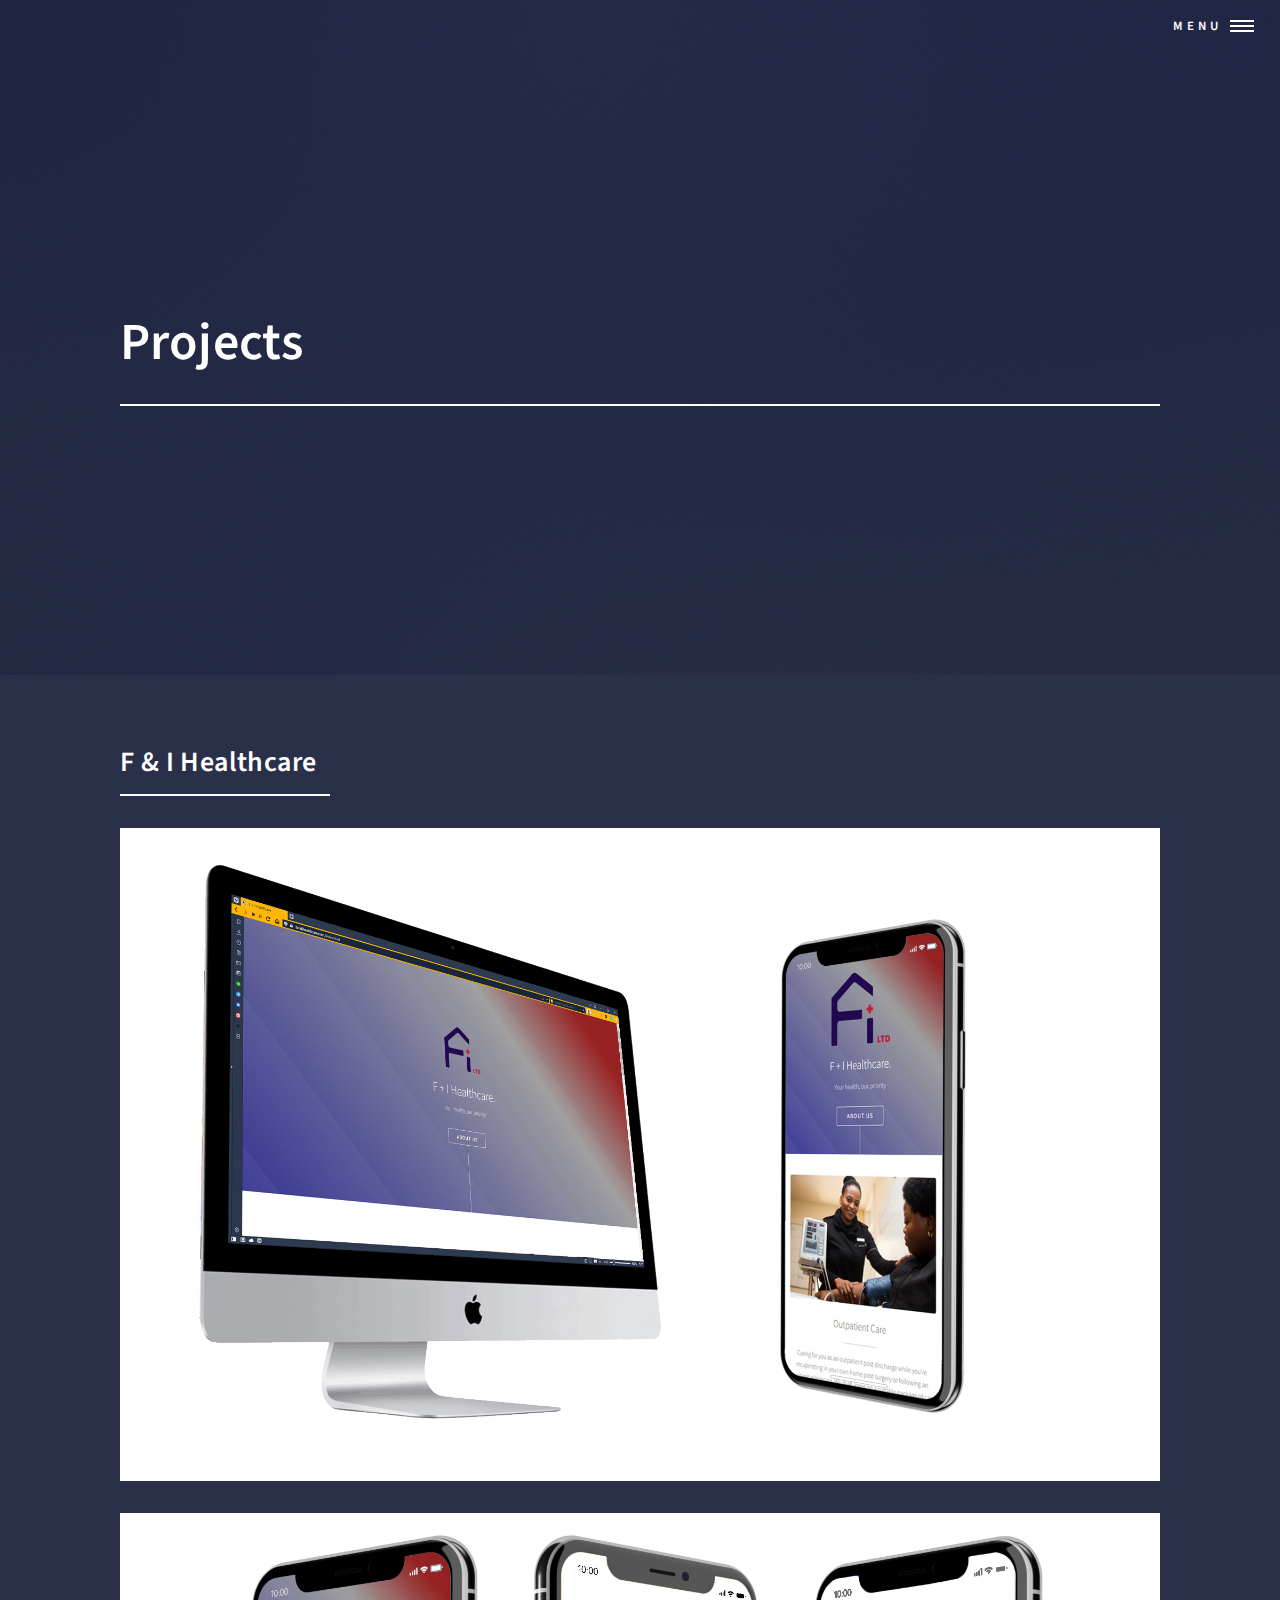
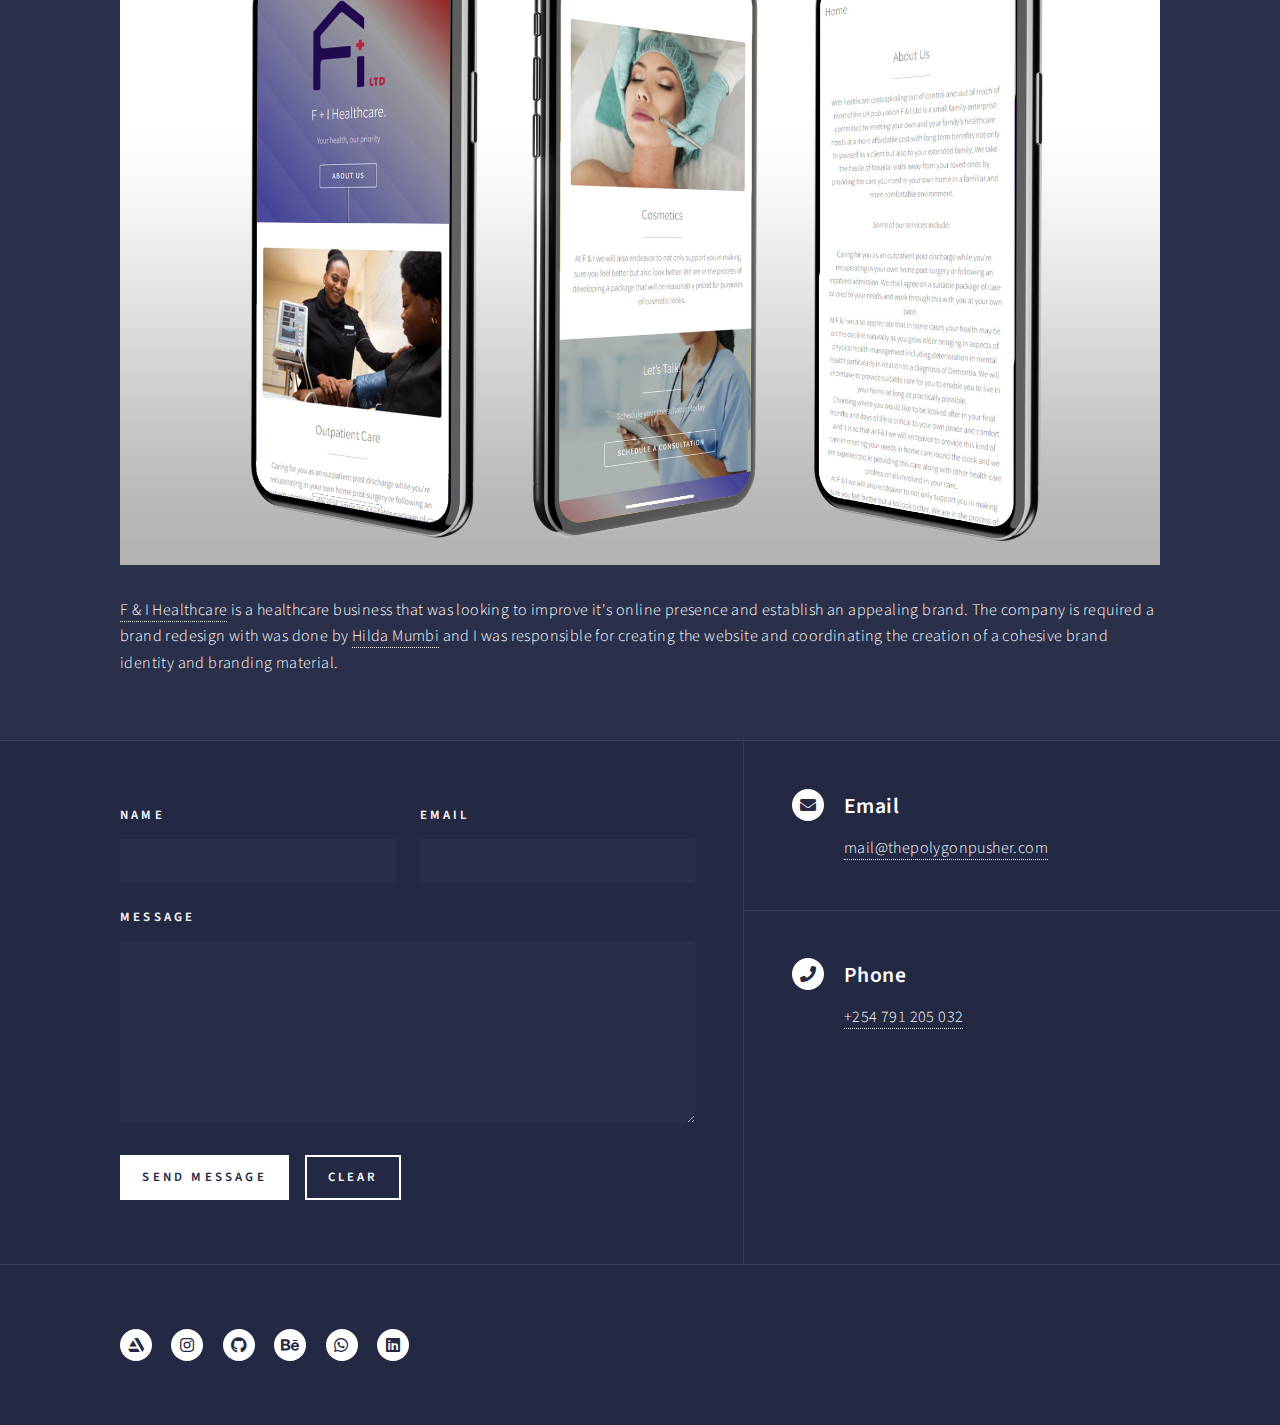
<file: webdev.html>
<!DOCTYPE HTML>

<html>
	<head>
		<title>Portfolio Web Development</title>
		<meta charset="utf-8" />
		<meta name="viewport" content="width=device-width, initial-scale=1, user-scalable=no" />
		<link rel="stylesheet" href="assets/css/main.css" />
		<noscript><link rel="stylesheet" href="assets/css/noscript.css" /></noscript>
		<!--Favicons-->
		<link rel="apple-touch-icon" sizes="180x180" href="/images/favicons/apple-touch-icon.png">
		<link rel="icon" type="image/png" sizes="32x32" href="/images/favicons/favicon-32x32.png">
		<link rel="icon" type="image/png" sizes="16x16" href="/images/favicons/favicon-16x16.png">
		<link rel="manifest" href="/images/favicons/site.webmanifest">
		<link rel="mask-icon" href="/images/favicons/safari-pinned-tab.svg" color="#ff0000">
		<link rel="shortcut icon" href="/images/favicons/favicon.ico">
		<meta name="msapplication-TileColor" content="#ff0000">
		<meta name="msapplication-config" content="/images/favicons/browserconfig.xml">
		<meta name="theme-color" content="#ffffff">
		<!--Analytics-->
		<!-- Global site tag (gtag.js) - Google Analytics -->
		<script async src="https://www.googletagmanager.com/gtag/js?id=UA-177193596-1"></script>
		<script>
		window.dataLayer = window.dataLayer || [];
		function gtag(){dataLayer.push(arguments);}
		gtag('js', new Date());

		gtag('config', 'UA-177193596-1');
		</script>
		
	</head>
	<body class="is-preload">

		<!-- Wrapper -->
			<div id="wrapper">

				<!-- Header -->
					<header id="header" class="alt">
						<a href="index.html" class="logo">
						<nav>
							<a href="#menu">Menu</a>
						</nav>
					</header>

				<!-- Menu -->
				<nav id="menu">
					<ul class="links">
						<li><a href="index.html">Home</a></li>
						<li><a href="cgi.html">Computer Graphics</a></li>
						<li><a href="3dprinting.html">3D Printing</a></li>
						<li><a href="gamedev.html">Game & XR Development</a></li>
						<li><a href="CAD.html">Computer Aided Design</a></li>
						<li><a href="webdev.html">Web Development</a></li>
						<li><a href="vfx.html">Visual Effects</a></li>
						<li><a href="blog.html">Blog</a></li>
						<!-- <li><a href="about.html">About</a></li> -->
					</ul>
				</nav>

				<!-- Banner -->
					<section id="banner" class="major">
						<div class="inner">
							<header class="major">
								<h1>Projects</h1>
							</header>
						</div>
					</section>

				<!-- Main -->
					<div id="main">
                        <div class="content-wrapper">

							<!--One-->

							<div id="main" class="alt">

								<!--Three-->

								<section id="three">
									<div class="inner">
										<header class="major">
											<h2> <a href="https://fandihealthcare.com/">F & I Healthcare</a></h2>
										</header>
	
										<!-- Content -->
											
											<div class="content">

												<div class="box alt">
													<span class="image fit"><img src="images/gallery/fandi-showcase.jpg" alt="" /></span>
													<span class="image fit"><img src="images/gallery/fandi-mobile-showcase.jpg" alt="" /></span>
												<div>
													
				
												<p class="description-text">
													<a href="https://fandihealthcare.com/">F & I Healthcare</a> is a healthcare business that was looking to improve it's online presence and establish an appealing brand. The company is required a brand redesign with was done by <a href="https://www.behance.net/hildamumbi">Hilda Mumbi</a> and I was responsible for creating the website and coordinating the creation of a cohesive brand identity and branding material.
												</p>
											</div>
											
	
									</div>

								</section>
																
							</div>							
							
                        </div>
					</div>

				<!-- Contact -->
					<section id="contact">
						<div class="inner">
							<section>
								<form method="post" action="https://formspree.io/f/mbjqykkw" method="POST" enctype="multipart/form-data" name="WebsiteContactForm">
									<div class="fields">
										<div class="field half">
											<label for="name">Name</label>
											<input type="text" name="name" id="name" />
										</div>
										<div class="field half">
											<label for="email">Email</label>
											<input type="email" name="_replyto" id="email" />
										</div>
										<div class="field">
											<label for="message">Message</label>
											<textarea name="message" id="message" rows="6"></textarea>
										</div>
									</div>
									<ul class="actions">
										<li><input type="submit" value="Send Message" class="primary" /></li>
										<li><input type="reset" value="Clear" /></li>
									</ul>
								</form>
							</section>
							<section class="split">
								<section>
									<div class="contact-method">
										<span class="icon solid alt fa-envelope"></span>
										<h3>Email</h3>
										<a href="mailto:mail@thepolygonpusher.com">mail@thepolygonpusher.com</a>
									</div>
								</section>
								<section>
									<div class="contact-method">
										<span class="icon solid alt fa-phone"></span>
										<h3>Phone</h3>
										<span><a href="tel:+254791205032">+254 791 205 032</a></span>
									</div>
								</section>
							</section>
						</div>
					</section>

				<!-- Footer -->
				<footer id="footer">
					<div class="inner">
						<ul class="icons">
							<li><a href="https://www.artstation.com/the_polygonpusher" class="icon brands alt fa-artstation"><span class="label">Artstation</span></a></li>
							<li><a href="https://www.instagram.com/the_polygonpusher/" class="icon brands alt fa-instagram"><span class="label">Instagram</span></a></li>
							<li><a href="https://github.com/Krauser-IV" class="icon brands alt fa-github"><span class="label">GitHub</span></a></li>
							<li><a href="https://www.behance.net/masindestanley" class="icon brands alt fa-behance"><span class="label">Behance</span></a></li>
							<li><a href="https://api.whatsapp.com/send?phone=254791205032" class="icon brands alt fa-whatsapp"><span class="label">Whatsapp</span></a></li>
							<li><a href="https://www.linkedin.com/in/stanley-masinde-721957112/" class="icon brands alt fa-linkedin"><span class="label">Linked In</span></a></li>
						</ul>
					</div>
				</footer>

			</div>

		<!-- Scripts -->
			<script src="assets/js/jquery.min.js"></script>
			<script src="assets/js/jquery.scrolly.min.js"></script>
			<script src="assets/js/jquery.scrollex.min.js"></script>
			<script src="assets/js/browser.min.js"></script>
			<script src="assets/js/breakpoints.min.js"></script>
			<script src="assets/js/util.js"></script>
			<script src="assets/js/main.js"></script>

	</body>
</html>
</file>
<file: assets/css/noscript.css>
/* Banner */

	body.is-preload #banner:after {
		opacity: 0.85;
	}

	body.is-preload #banner > .inner {
		-moz-filter: none;
		-webkit-filter: none;
		-ms-filter: none;
		filter: none;
		-moz-transform: none;
		-webkit-transform: none;
		-ms-transform: none;
		transform: none;
		opacity: 1;
	}

/* Gallery */

.content_wrapper {
	-moz-filter: none;
	-webkit-filter: none;
	-ms-filter: none;
	filter: none;
	-moz-transform: none;
	-webkit-transform: none;
	-ms-transform: none;
	transform: none;
	border: 4rem;

}
</file>
<file: assets/css/main.css>
@import url(fontawesome-all.min.css);
@import url("https://fonts.googleapis.com/css?family=Source+Sans+Pro:300,300italic,600,600italic");



html, body, div, span, applet, object,
iframe, h1, h2, h3, h4, h5, h6, p, blockquote,
pre, a, abbr, acronym, address, big, cite,
code, del, dfn, em, img, ins, kbd, q, s, samp,
small, strike, strong, sub, sup, tt, var, b,
u, i, center, dl, dt, dd, ol, ul, li, fieldset,
form, label, legend, table, caption, tbody,
tfoot, thead, tr, th, td, article, aside,
canvas, details, embed, figure, figcaption,
footer, header, hgroup, menu, nav, output, ruby,
section, summary, time, mark, audio, video {
	margin: 0;
	padding: 0;
	border: 0;
	font-size: 100%;
	font: inherit;
	vertical-align: baseline;}

article, aside, details, figcaption, figure,
footer, header, hgroup, menu, nav, section {
	display: block;}

body {
	line-height: 1;
}

ol, ul {
	list-style: none;
}

blockquote, q {
	quotes: none;
}

	blockquote:before, blockquote:after, q:before, q:after {
		content: '';
		content: none;
	}

table {
	border-collapse: collapse;
	border-spacing: 0;
}

body {
	-webkit-text-size-adjust: none;
}

mark {
	background-color: transparent;
	color: inherit;
}

input::-moz-focus-inner {
	border: 0;
	padding: 0;
}

input, select, textarea {
	-moz-appearance: none;
	-webkit-appearance: none;
	-ms-appearance: none;
	appearance: none;
}



/* Basic */

	@-ms-viewport {
		width: device-width;
	}

	body {
		-ms-overflow-style: scrollbar;
	}

	@media screen and (max-width: 480px) {

		html, body {
			min-width: 320px;
		}

	}

	html {
		box-sizing: border-box;
	}

	*, *:before, *:after {
		box-sizing: inherit;
	}

	body {
		background: #242943;
	}

		body.is-preload *, body.is-preload *:before, body.is-preload *:after {
			-moz-animation: none !important;
			-webkit-animation: none !important;
			-ms-animation: none !important;
			animation: none !important;
			-moz-transition: none !important;
			-webkit-transition: none !important;
			-ms-transition: none !important;
			transition: none !important;
		}

/* Type */

	body, input, select, textarea {
		color: #ffffff;
		font-family: "Source Sans Pro", Helvetica, sans-serif;
		font-size: 17pt;
		font-weight: 300;
		letter-spacing: 0.025em;
		line-height: 1.65;
	}

		@media screen and (max-width: 1680px) {

			body, input, select, textarea {
				font-size: 14pt;
			}

		}

		@media screen and (max-width: 1280px) {

			body, input, select, textarea {
				font-size: 12pt;
			}

		}

		@media screen and (max-width: 360px) {

			body, input, select, textarea {
				font-size: 11pt;
			}

		}

	a {
		-moz-transition: color 0.2s ease-in-out, border-bottom-color 0.2s ease-in-out;
		-webkit-transition: color 0.2s ease-in-out, border-bottom-color 0.2s ease-in-out;
		-ms-transition: color 0.2s ease-in-out, border-bottom-color 0.2s ease-in-out;
		transition: color 0.2s ease-in-out, border-bottom-color 0.2s ease-in-out;
		border-bottom: dotted 1px;
		color: inherit;
		text-decoration: none;
	}

		a:hover {
			border-bottom-color: transparent;
			color: #9bf1ff !important;
		}

		a:active {
			color: #53e3fb !important;
		}

	strong, b {
		color: #ffffff;
		font-weight: 600;
	}

	em, i {
		font-style: italic;
	}

	p {
		margin: 0 0 2em 0;
	}

	h1, h2, h3, h4, h5, h6 {
		color: #ffffff;
		font-weight: 600;
		line-height: 1.65;
		margin: 0 0 1em 0;
	}

		h1 a, h2 a, h3 a, h4 a, h5 a, h6 a {
			color: inherit;
			border-bottom: 0;
		}

	h1 {
		font-size: 2.5em;
	}

	h2 {
		font-size: 1.75em;
	}

	h3 {
		font-size: 1.35em;
	}

	h4 {
		font-size: 1.1em;
	}

	h5 {
		font-size: 0.9em;
	}

	h6 {
		font-size: 0.7em;
	}

	@media screen and (max-width: 736px) {

		h1 {
			font-size: 2em;
		}

		h2 {
			font-size: 1.5em;
		}

		h3 {
			font-size: 1.25em;
		}

	}

	sub {
		font-size: 0.8em;
		position: relative;
		top: 0.5em;
	}

	sup {
		font-size: 0.8em;
		position: relative;
		top: -0.5em;
	}

	blockquote {
		border-left: solid 4px rgba(212, 212, 255, 0.1);
		font-style: italic;
		margin: 0 0 2em 0;
		padding: 0.5em 0 0.5em 2em;
	}

	code {
		background: rgba(212, 212, 255, 0.035);
		font-family: "Courier New", monospace;
		font-size: 0.9em;
		margin: 0 0.25em;
		padding: 0.25em 0.65em;
	}

	pre {
		-webkit-overflow-scrolling: touch;
		font-family: "Courier New", monospace;
		font-size: 0.9em;
		margin: 0 0 2em 0;
	}

		pre code {
			display: block;
			line-height: 1.75;
			padding: 1em 1.5em;
			overflow-x: auto;
		}

	hr {
		border: 0;
		border-bottom: solid 1px rgba(212, 212, 255, 0.1);
		margin: 2em 0;
	}

		hr.major {
			margin: 3em 0;
		}

	.align-left {
		text-align: left;
	}

	.align-center {
		text-align: center;
	}

	.align-right {
		text-align: right;
	}

/* Row */

	.row {
		display: flex;
		flex-wrap: wrap;
		box-sizing: border-box;
		align-items: stretch;
	}

		.row > * {
			box-sizing: border-box;
		}

		.row.gtr-uniform > * > :last-child {
			margin-bottom: 0;
		}

		.row.aln-left {
			justify-content: flex-start;
		}

		.row.aln-center {
			justify-content: center;
		}

		.row.aln-right {
			justify-content: flex-end;
		}

		.row.aln-top {
			align-items: flex-start;
		}

		.row.aln-middle {
			align-items: center;
		}

		.row.aln-bottom {
			align-items: flex-end;
		}

		.row > .imp {
			order: -1;
		}

		.row > .col-1 {
			width: 8.33333%;
		}

		.row > .off-1 {
			margin-left: 8.33333%;
		}

		.row > .col-2 {
			width: 16.66667%;
		}

		.row > .off-2 {
			margin-left: 16.66667%;
		}

		.row > .col-3 {
			width: 25%;
		}

		.row > .off-3 {
			margin-left: 25%;
		}

		.row > .col-4 {
			width: 33.33333%;
		}

		.row > .off-4 {
			margin-left: 33.33333%;
		}

		.row > .col-5 {
			width: 41.66667%;
		}

		.row > .off-5 {
			margin-left: 41.66667%;
		}

		.row > .col-6 {
			width: 50%;
		}

		.row > .off-6 {
			margin-left: 50%;
		}

		.row > .col-7 {
			width: 58.33333%;
		}

		.row > .off-7 {
			margin-left: 58.33333%;
		}

		.row > .col-8 {
			width: 66.66667%;
		}

		.row > .off-8 {
			margin-left: 66.66667%;
		}

		.row > .col-9 {
			width: 75%;
		}

		.row > .off-9 {
			margin-left: 75%;
		}

		.row > .col-10 {
			width: 83.33333%;
		}

		.row > .off-10 {
			margin-left: 83.33333%;
		}

		.row > .col-11 {
			width: 91.66667%;
		}

		.row > .off-11 {
			margin-left: 91.66667%;
		}

		.row > .col-12 {
			width: 100%;
		}

		.row > .off-12 {
			margin-left: 100%;
		}

		.row.gtr-0 {
			margin-top: 0;
			margin-left: 0em;
		}

			.row.gtr-0 > * {
				padding: 0 0 0 0em;
			}

			.row.gtr-0.gtr-uniform {
				margin-top: 0em;
			}

				.row.gtr-0.gtr-uniform > * {
					padding-top: 0em;
				}

		.row.gtr-25 {
			margin-top: 0;
			margin-left: -0.5em;
		}

			.row.gtr-25 > * {
				padding: 0 0 0 0.5em;
			}

			.row.gtr-25.gtr-uniform {
				margin-top: -0.5em;
			}

				.row.gtr-25.gtr-uniform > * {
					padding-top: 0.5em;
				}

		.row.gtr-50 {
			margin-top: 0;
			margin-left: -1em;
		}

			.row.gtr-50 > * {
				padding: 0 0 0 1em;
			}

			.row.gtr-50.gtr-uniform {
				margin-top: -1em;
			}

				.row.gtr-50.gtr-uniform > * {
					padding-top: 1em;
				}

		.row {
			margin-top: 0;
			margin-left: -2em;
		}

			.row > * {
				padding: 0 0 0 2em;
			}

			.row.gtr-uniform {
				margin-top: -2em;
			}

				.row.gtr-uniform > * {
					padding-top: 2em;
				}

		.row.gtr-150 {
			margin-top: 0;
			margin-left: -3em;
		}

			.row.gtr-150 > * {
				padding: 0 0 0 3em;
			}

			.row.gtr-150.gtr-uniform {
				margin-top: -3em;
			}

				.row.gtr-150.gtr-uniform > * {
					padding-top: 3em;
				}

		.row.gtr-200 {
			margin-top: 0;
			margin-left: -4em;
		}

			.row.gtr-200 > * {
				padding: 0 0 0 4em;
			}

			.row.gtr-200.gtr-uniform {
				margin-top: -4em;
			}

				.row.gtr-200.gtr-uniform > * {
					padding-top: 4em;
				}

		@media screen and (max-width: 1680px) {

			.row {
				display: flex;
				flex-wrap: wrap;
				box-sizing: border-box;
				align-items: stretch;
			}

				.row > * {
					box-sizing: border-box;
				}

				.row.gtr-uniform > * > :last-child {
					margin-bottom: 0;
				}

				.row.aln-left {
					justify-content: flex-start;
				}

				.row.aln-center {
					justify-content: center;
				}

				.row.aln-right {
					justify-content: flex-end;
				}

				.row.aln-top {
					align-items: flex-start;
				}

				.row.aln-middle {
					align-items: center;
				}

				.row.aln-bottom {
					align-items: flex-end;
				}

				.row > .imp-xlarge {
					order: -1;
				}

				.row > .col-1-xlarge {
					width: 8.33333%;
				}

				.row > .off-1-xlarge {
					margin-left: 8.33333%;
				}

				.row > .col-2-xlarge {
					width: 16.66667%;
				}

				.row > .off-2-xlarge {
					margin-left: 16.66667%;
				}

				.row > .col-3-xlarge {
					width: 25%;
				}

				.row > .off-3-xlarge {
					margin-left: 25%;
				}

				.row > .col-4-xlarge {
					width: 33.33333%;
				}

				.row > .off-4-xlarge {
					margin-left: 33.33333%;
				}

				.row > .col-5-xlarge {
					width: 41.66667%;
				}

				.row > .off-5-xlarge {
					margin-left: 41.66667%;
				}

				.row > .col-6-xlarge {
					width: 50%;
				}

				.row > .off-6-xlarge {
					margin-left: 50%;
				}

				.row > .col-7-xlarge {
					width: 58.33333%;
				}

				.row > .off-7-xlarge {
					margin-left: 58.33333%;
				}

				.row > .col-8-xlarge {
					width: 66.66667%;
				}

				.row > .off-8-xlarge {
					margin-left: 66.66667%;
				}

				.row > .col-9-xlarge {
					width: 75%;
				}

				.row > .off-9-xlarge {
					margin-left: 75%;
				}

				.row > .col-10-xlarge {
					width: 83.33333%;
				}

				.row > .off-10-xlarge {
					margin-left: 83.33333%;
				}

				.row > .col-11-xlarge {
					width: 91.66667%;
				}

				.row > .off-11-xlarge {
					margin-left: 91.66667%;
				}

				.row > .col-12-xlarge {
					width: 100%;
				}

				.row > .off-12-xlarge {
					margin-left: 100%;
				}

				.row.gtr-0 {
					margin-top: 0;
					margin-left: 0em;
				}

					.row.gtr-0 > * {
						padding: 0 0 0 0em;
					}

					.row.gtr-0.gtr-uniform {
						margin-top: 0em;
					}

						.row.gtr-0.gtr-uniform > * {
							padding-top: 0em;
						}

				.row.gtr-25 {
					margin-top: 0;
					margin-left: -0.5em;
				}

					.row.gtr-25 > * {
						padding: 0 0 0 0.5em;
					}

					.row.gtr-25.gtr-uniform {
						margin-top: -0.5em;
					}

						.row.gtr-25.gtr-uniform > * {
							padding-top: 0.5em;
						}

				.row.gtr-50 {
					margin-top: 0;
					margin-left: -1em;
				}

					.row.gtr-50 > * {
						padding: 0 0 0 1em;
					}

					.row.gtr-50.gtr-uniform {
						margin-top: -1em;
					}

						.row.gtr-50.gtr-uniform > * {
							padding-top: 1em;
						}

				.row {
					margin-top: 0;
					margin-left: -2em;
				}

					.row > * {
						padding: 0 0 0 2em;
					}

					.row.gtr-uniform {
						margin-top: -2em;
					}

						.row.gtr-uniform > * {
							padding-top: 2em;
						}

				.row.gtr-150 {
					margin-top: 0;
					margin-left: -3em;
				}

					.row.gtr-150 > * {
						padding: 0 0 0 3em;
					}

					.row.gtr-150.gtr-uniform {
						margin-top: -3em;
					}

						.row.gtr-150.gtr-uniform > * {
							padding-top: 3em;
						}

				.row.gtr-200 {
					margin-top: 0;
					margin-left: -4em;
				}

					.row.gtr-200 > * {
						padding: 0 0 0 4em;
					}

					.row.gtr-200.gtr-uniform {
						margin-top: -4em;
					}

						.row.gtr-200.gtr-uniform > * {
							padding-top: 4em;
						}

		}

		@media screen and (max-width: 1280px) {

			.row {
				display: flex;
				flex-wrap: wrap;
				box-sizing: border-box;
				align-items: stretch;
			}

				.row > * {
					box-sizing: border-box;
				}

				.row.gtr-uniform > * > :last-child {
					margin-bottom: 0;
				}

				.row.aln-left {
					justify-content: flex-start;
				}

				.row.aln-center {
					justify-content: center;
				}

				.row.aln-right {
					justify-content: flex-end;
				}

				.row.aln-top {
					align-items: flex-start;
				}

				.row.aln-middle {
					align-items: center;
				}

				.row.aln-bottom {
					align-items: flex-end;
				}

				.row > .imp-large {
					order: -1;
				}

				.row > .col-1-large {
					width: 8.33333%;
				}

				.row > .off-1-large {
					margin-left: 8.33333%;
				}

				.row > .col-2-large {
					width: 16.66667%;
				}

				.row > .off-2-large {
					margin-left: 16.66667%;
				}

				.row > .col-3-large {
					width: 25%;
				}

				.row > .off-3-large {
					margin-left: 25%;
				}

				.row > .col-4-large {
					width: 33.33333%;
				}

				.row > .off-4-large {
					margin-left: 33.33333%;
				}

				.row > .col-5-large {
					width: 41.66667%;
				}

				.row > .off-5-large {
					margin-left: 41.66667%;
				}

				.row > .col-6-large {
					width: 50%;
				}

				.row > .off-6-large {
					margin-left: 50%;
				}

				.row > .col-7-large {
					width: 58.33333%;
				}

				.row > .off-7-large {
					margin-left: 58.33333%;
				}

				.row > .col-8-large {
					width: 66.66667%;
				}

				.row > .off-8-large {
					margin-left: 66.66667%;
				}

				.row > .col-9-large {
					width: 75%;
				}

				.row > .off-9-large {
					margin-left: 75%;
				}

				.row > .col-10-large {
					width: 83.33333%;
				}

				.row > .off-10-large {
					margin-left: 83.33333%;
				}

				.row > .col-11-large {
					width: 91.66667%;
				}

				.row > .off-11-large {
					margin-left: 91.66667%;
				}

				.row > .col-12-large {
					width: 100%;
				}

				.row > .off-12-large {
					margin-left: 100%;
				}

				.row.gtr-0 {
					margin-top: 0;
					margin-left: 0em;
				}

					.row.gtr-0 > * {
						padding: 0 0 0 0em;
					}

					.row.gtr-0.gtr-uniform {
						margin-top: 0em;
					}

						.row.gtr-0.gtr-uniform > * {
							padding-top: 0em;
						}

				.row.gtr-25 {
					margin-top: 0;
					margin-left: -0.375em;
				}

					.row.gtr-25 > * {
						padding: 0 0 0 0.375em;
					}

					.row.gtr-25.gtr-uniform {
						margin-top: -0.375em;
					}

						.row.gtr-25.gtr-uniform > * {
							padding-top: 0.375em;
						}

				.row.gtr-50 {
					margin-top: 0;
					margin-left: -0.75em;
				}

					.row.gtr-50 > * {
						padding: 0 0 0 0.75em;
					}

					.row.gtr-50.gtr-uniform {
						margin-top: -0.75em;
					}

						.row.gtr-50.gtr-uniform > * {
							padding-top: 0.75em;
						}

				.row {
					margin-top: 0;
					margin-left: -1.5em;
				}

					.row > * {
						padding: 0 0 0 1.5em;
					}

					.row.gtr-uniform {
						margin-top: -1.5em;
					}

						.row.gtr-uniform > * {
							padding-top: 1.5em;
						}

				.row.gtr-150 {
					margin-top: 0;
					margin-left: -2.25em;
				}

					.row.gtr-150 > * {
						padding: 0 0 0 2.25em;
					}

					.row.gtr-150.gtr-uniform {
						margin-top: -2.25em;
					}

						.row.gtr-150.gtr-uniform > * {
							padding-top: 2.25em;
						}

				.row.gtr-200 {
					margin-top: 0;
					margin-left: -3em;
				}

					.row.gtr-200 > * {
						padding: 0 0 0 3em;
					}

					.row.gtr-200.gtr-uniform {
						margin-top: -3em;
					}

						.row.gtr-200.gtr-uniform > * {
							padding-top: 3em;
						}

		}

		@media screen and (max-width: 980px) {

			.row {
				display: flex;
				flex-wrap: wrap;
				box-sizing: border-box;
				align-items: stretch;
			}

				.row > * {
					box-sizing: border-box;
				}

				.row.gtr-uniform > * > :last-child {
					margin-bottom: 0;
				}

				.row.aln-left {
					justify-content: flex-start;
				}

				.row.aln-center {
					justify-content: center;
				}

				.row.aln-right {
					justify-content: flex-end;
				}

				.row.aln-top {
					align-items: flex-start;
				}

				.row.aln-middle {
					align-items: center;
				}

				.row.aln-bottom {
					align-items: flex-end;
				}

				.row > .imp-medium {
					order: -1;
				}

				.row > .col-1-medium {
					width: 8.33333%;
				}

				.row > .off-1-medium {
					margin-left: 8.33333%;
				}

				.row > .col-2-medium {
					width: 16.66667%;
				}

				.row > .off-2-medium {
					margin-left: 16.66667%;
				}

				.row > .col-3-medium {
					width: 25%;
				}

				.row > .off-3-medium {
					margin-left: 25%;
				}

				.row > .col-4-medium {
					width: 33.33333%;
				}

				.row > .off-4-medium {
					margin-left: 33.33333%;
				}

				.row > .col-5-medium {
					width: 41.66667%;
				}

				.row > .off-5-medium {
					margin-left: 41.66667%;
				}

				.row > .col-6-medium {
					width: 50%;
				}

				.row > .off-6-medium {
					margin-left: 50%;
				}

				.row > .col-7-medium {
					width: 58.33333%;
				}

				.row > .off-7-medium {
					margin-left: 58.33333%;
				}

				.row > .col-8-medium {
					width: 66.66667%;
				}

				.row > .off-8-medium {
					margin-left: 66.66667%;
				}

				.row > .col-9-medium {
					width: 75%;
				}

				.row > .off-9-medium {
					margin-left: 75%;
				}

				.row > .col-10-medium {
					width: 83.33333%;
				}

				.row > .off-10-medium {
					margin-left: 83.33333%;
				}

				.row > .col-11-medium {
					width: 91.66667%;
				}

				.row > .off-11-medium {
					margin-left: 91.66667%;
				}

				.row > .col-12-medium {
					width: 100%;
				}

				.row > .off-12-medium {
					margin-left: 100%;
				}

				.row.gtr-0 {
					margin-top: 0;
					margin-left: 0em;
				}

					.row.gtr-0 > * {
						padding: 0 0 0 0em;
					}

					.row.gtr-0.gtr-uniform {
						margin-top: 0em;
					}

						.row.gtr-0.gtr-uniform > * {
							padding-top: 0em;
						}

				.row.gtr-25 {
					margin-top: 0;
					margin-left: -0.375em;
				}

					.row.gtr-25 > * {
						padding: 0 0 0 0.375em;
					}

					.row.gtr-25.gtr-uniform {
						margin-top: -0.375em;
					}

						.row.gtr-25.gtr-uniform > * {
							padding-top: 0.375em;
						}

				.row.gtr-50 {
					margin-top: 0;
					margin-left: -0.75em;
				}

					.row.gtr-50 > * {
						padding: 0 0 0 0.75em;
					}

					.row.gtr-50.gtr-uniform {
						margin-top: -0.75em;
					}

						.row.gtr-50.gtr-uniform > * {
							padding-top: 0.75em;
						}

				.row {
					margin-top: 0;
					margin-left: -1.5em;
				}

					.row > * {
						padding: 0 0 0 1.5em;
					}

					.row.gtr-uniform {
						margin-top: -1.5em;
					}

						.row.gtr-uniform > * {
							padding-top: 1.5em;
						}

				.row.gtr-150 {
					margin-top: 0;
					margin-left: -2.25em;
				}

					.row.gtr-150 > * {
						padding: 0 0 0 2.25em;
					}

					.row.gtr-150.gtr-uniform {
						margin-top: -2.25em;
					}

						.row.gtr-150.gtr-uniform > * {
							padding-top: 2.25em;
						}

				.row.gtr-200 {
					margin-top: 0;
					margin-left: -3em;
				}

					.row.gtr-200 > * {
						padding: 0 0 0 3em;
					}

					.row.gtr-200.gtr-uniform {
						margin-top: -3em;
					}

						.row.gtr-200.gtr-uniform > * {
							padding-top: 3em;
						}

		}

		@media screen and (max-width: 736px) {

			.row {
				display: flex;
				flex-wrap: wrap;
				box-sizing: border-box;
				align-items: stretch;
			}

				.row > * {
					box-sizing: border-box;
				}

				.row.gtr-uniform > * > :last-child {
					margin-bottom: 0;
				}

				.row.aln-left {
					justify-content: flex-start;
				}

				.row.aln-center {
					justify-content: center;
				}

				.row.aln-right {
					justify-content: flex-end;
				}

				.row.aln-top {
					align-items: flex-start;
				}

				.row.aln-middle {
					align-items: center;
				}

				.row.aln-bottom {
					align-items: flex-end;
				}

				.row > .imp-small {
					order: -1;
				}

				.row > .col-1-small {
					width: 8.33333%;
				}

				.row > .off-1-small {
					margin-left: 8.33333%;
				}

				.row > .col-2-small {
					width: 16.66667%;
				}

				.row > .off-2-small {
					margin-left: 16.66667%;
				}

				.row > .col-3-small {
					width: 25%;
				}

				.row > .off-3-small {
					margin-left: 25%;
				}

				.row > .col-4-small {
					width: 33.33333%;
				}

				.row > .off-4-small {
					margin-left: 33.33333%;
				}

				.row > .col-5-small {
					width: 41.66667%;
				}

				.row > .off-5-small {
					margin-left: 41.66667%;
				}

				.row > .col-6-small {
					width: 50%;
				}

				.row > .off-6-small {
					margin-left: 50%;
				}

				.row > .col-7-small {
					width: 58.33333%;
				}

				.row > .off-7-small {
					margin-left: 58.33333%;
				}

				.row > .col-8-small {
					width: 66.66667%;
				}

				.row > .off-8-small {
					margin-left: 66.66667%;
				}

				.row > .col-9-small {
					width: 75%;
				}

				.row > .off-9-small {
					margin-left: 75%;
				}

				.row > .col-10-small {
					width: 83.33333%;
				}

				.row > .off-10-small {
					margin-left: 83.33333%;
				}

				.row > .col-11-small {
					width: 91.66667%;
				}

				.row > .off-11-small {
					margin-left: 91.66667%;
				}

				.row > .col-12-small {
					width: 100%;
				}

				.row > .off-12-small {
					margin-left: 100%;
				}

				.row.gtr-0 {
					margin-top: 0;
					margin-left: 0em;
				}

					.row.gtr-0 > * {
						padding: 0 0 0 0em;
					}

					.row.gtr-0.gtr-uniform {
						margin-top: 0em;
					}

						.row.gtr-0.gtr-uniform > * {
							padding-top: 0em;
						}

				.row.gtr-25 {
					margin-top: 0;
					margin-left: -0.3125em;
				}

					.row.gtr-25 > * {
						padding: 0 0 0 0.3125em;
					}

					.row.gtr-25.gtr-uniform {
						margin-top: -0.3125em;
					}

						.row.gtr-25.gtr-uniform > * {
							padding-top: 0.3125em;
						}

				.row.gtr-50 {
					margin-top: 0;
					margin-left: -0.625em;
				}

					.row.gtr-50 > * {
						padding: 0 0 0 0.625em;
					}

					.row.gtr-50.gtr-uniform {
						margin-top: -0.625em;
					}

						.row.gtr-50.gtr-uniform > * {
							padding-top: 0.625em;
						}

				.row {
					margin-top: 0;
					margin-left: -1.25em;
				}

					.row > * {
						padding: 0 0 0 1.25em;
					}

					.row.gtr-uniform {
						margin-top: -1.25em;
					}

						.row.gtr-uniform > * {
							padding-top: 1.25em;
						}

				.row.gtr-150 {
					margin-top: 0;
					margin-left: -1.875em;
				}

					.row.gtr-150 > * {
						padding: 0 0 0 1.875em;
					}

					.row.gtr-150.gtr-uniform {
						margin-top: -1.875em;
					}

						.row.gtr-150.gtr-uniform > * {
							padding-top: 1.875em;
						}

				.row.gtr-200 {
					margin-top: 0;
					margin-left: -2.5em;
				}

					.row.gtr-200 > * {
						padding: 0 0 0 2.5em;
					}

					.row.gtr-200.gtr-uniform {
						margin-top: -2.5em;
					}

						.row.gtr-200.gtr-uniform > * {
							padding-top: 2.5em;
						}

		}

		@media screen and (max-width: 480px) {

			.row {
				display: flex;
				flex-wrap: wrap;
				box-sizing: border-box;
				align-items: stretch;
			}

				.row > * {
					box-sizing: border-box;
				}

				.row.gtr-uniform > * > :last-child {
					margin-bottom: 0;
				}

				.row.aln-left {
					justify-content: flex-start;
				}

				.row.aln-center {
					justify-content: center;
				}

				.row.aln-right {
					justify-content: flex-end;
				}

				.row.aln-top {
					align-items: flex-start;
				}

				.row.aln-middle {
					align-items: center;
				}

				.row.aln-bottom {
					align-items: flex-end;
				}

				.row > .imp-xsmall {
					order: -1;
				}

				.row > .col-1-xsmall {
					width: 8.33333%;
				}

				.row > .off-1-xsmall {
					margin-left: 8.33333%;
				}

				.row > .col-2-xsmall {
					width: 16.66667%;
				}

				.row > .off-2-xsmall {
					margin-left: 16.66667%;
				}

				.row > .col-3-xsmall {
					width: 25%;
				}

				.row > .off-3-xsmall {
					margin-left: 25%;
				}

				.row > .col-4-xsmall {
					width: 33.33333%;
				}

				.row > .off-4-xsmall {
					margin-left: 33.33333%;
				}

				.row > .col-5-xsmall {
					width: 41.66667%;
				}

				.row > .off-5-xsmall {
					margin-left: 41.66667%;
				}

				.row > .col-6-xsmall {
					width: 50%;
				}

				.row > .off-6-xsmall {
					margin-left: 50%;
				}

				.row > .col-7-xsmall {
					width: 58.33333%;
				}

				.row > .off-7-xsmall {
					margin-left: 58.33333%;
				}

				.row > .col-8-xsmall {
					width: 66.66667%;
				}

				.row > .off-8-xsmall {
					margin-left: 66.66667%;
				}

				.row > .col-9-xsmall {
					width: 75%;
				}

				.row > .off-9-xsmall {
					margin-left: 75%;
				}

				.row > .col-10-xsmall {
					width: 83.33333%;
				}

				.row > .off-10-xsmall {
					margin-left: 83.33333%;
				}

				.row > .col-11-xsmall {
					width: 91.66667%;
				}

				.row > .off-11-xsmall {
					margin-left: 91.66667%;
				}

				.row > .col-12-xsmall {
					width: 100%;
				}

				.row > .off-12-xsmall {
					margin-left: 100%;
				}

				.row.gtr-0 {
					margin-top: 0;
					margin-left: 0em;
				}

					.row.gtr-0 > * {
						padding: 0 0 0 0em;
					}

					.row.gtr-0.gtr-uniform {
						margin-top: 0em;
					}

						.row.gtr-0.gtr-uniform > * {
							padding-top: 0em;
						}

				.row.gtr-25 {
					margin-top: 0;
					margin-left: -0.3125em;
				}

					.row.gtr-25 > * {
						padding: 0 0 0 0.3125em;
					}

					.row.gtr-25.gtr-uniform {
						margin-top: -0.3125em;
					}

						.row.gtr-25.gtr-uniform > * {
							padding-top: 0.3125em;
						}

				.row.gtr-50 {
					margin-top: 0;
					margin-left: -0.625em;
				}

					.row.gtr-50 > * {
						padding: 0 0 0 0.625em;
					}

					.row.gtr-50.gtr-uniform {
						margin-top: -0.625em;
					}

						.row.gtr-50.gtr-uniform > * {
							padding-top: 0.625em;
						}

				.row {
					margin-top: 0;
					margin-left: -1.25em;
				}

					.row > * {
						padding: 0 0 0 1.25em;
					}

					.row.gtr-uniform {
						margin-top: -1.25em;
					}

						.row.gtr-uniform > * {
							padding-top: 1.25em;
						}

				.row.gtr-150 {
					margin-top: 0;
					margin-left: -1.875em;
				}

					.row.gtr-150 > * {
						padding: 0 0 0 1.875em;
					}

					.row.gtr-150.gtr-uniform {
						margin-top: -1.875em;
					}

						.row.gtr-150.gtr-uniform > * {
							padding-top: 1.875em;
						}

				.row.gtr-200 {
					margin-top: 0;
					margin-left: -2.5em;
				}

					.row.gtr-200 > * {
						padding: 0 0 0 2.5em;
					}

					.row.gtr-200.gtr-uniform {
						margin-top: -2.5em;
					}

						.row.gtr-200.gtr-uniform > * {
							padding-top: 2.5em;
						}

		}

/* Section/Article */

	section.special, article.special {
		text-align: center;
	}

	header.major {
		width: -moz-max-content;
		width: -webkit-max-content;
		width: -ms-max-content;
		width: max-content;
		margin-bottom: 2em;
	}

		header.major > :first-child {
			margin-bottom: 0;
			width: calc(100% + 0.5em);
		}

			header.major > :first-child:after {
				content: '';
				background-color: #ffffff;
				display: block;
				height: 2px;
				margin: 0.325em 0 0.5em 0;
				width: 100%;
			}

		header.major > p {
			font-size: 0.7em;
			font-weight: 600;
			letter-spacing: 0.25em;
			margin-bottom: 0;
			text-transform: uppercase;
		}

		body.is-ie header.major > :first-child:after {
			max-width: 9em;
		}

		body.is-ie header.major > h1:after {
			max-width: 100% !important;
		}

	@media screen and (max-width: 736px) {

		header.major > p br {
			display: none;
		}

	}

/* Form */

	form {
		margin: 0 0 2em 0;
	}

		form > :last-child {
			margin-bottom: 0;
		}

		form > .fields {
			display: -moz-flex;
			display: -webkit-flex;
			display: -ms-flex;
			display: flex;
			-moz-flex-wrap: wrap;
			-webkit-flex-wrap: wrap;
			-ms-flex-wrap: wrap;
			flex-wrap: wrap;
			width: calc(100% + 3em);
			margin: -1.5em 0 2em -1.5em;
		}

			form > .fields > .field {
				-moz-flex-grow: 0;
				-webkit-flex-grow: 0;
				-ms-flex-grow: 0;
				flex-grow: 0;
				-moz-flex-shrink: 0;
				-webkit-flex-shrink: 0;
				-ms-flex-shrink: 0;
				flex-shrink: 0;
				padding: 1.5em 0 0 1.5em;
				width: calc(100% - 1.5em);
			}

				form > .fields > .field.half {
					width: calc(50% - 0.75em);
				}

				form > .fields > .field.third {
					width: calc(100%/3 - 0.5em);
				}

				form > .fields > .field.quarter {
					width: calc(25% - 0.375em);
				}

		@media screen and (max-width: 480px) {

			form > .fields {
				width: calc(100% + 3em);
				margin: -1.5em 0 2em -1.5em;
			}

				form > .fields > .field {
					padding: 1.5em 0 0 1.5em;
					width: calc(100% - 1.5em);
				}

					form > .fields > .field.half {
						width: calc(100% - 1.5em);
					}

					form > .fields > .field.third {
						width: calc(100% - 1.5em);
					}

					form > .fields > .field.quarter {
						width: calc(100% - 1.5em);
					}

		}

	label {
		color: #ffffff;
		display: block;
		font-size: 0.8em;
		font-weight: 600;
		letter-spacing: 0.25em;
		margin: 0 0 1em 0;
		text-transform: uppercase;
	}

	input[type="text"],
	input[type="password"],
	input[type="email"],
	input[type="tel"],
	input[type="search"],
	input[type="url"],
	select,
	textarea {
		-moz-appearance: none;
		-webkit-appearance: none;
		-ms-appearance: none;
		appearance: none;
		background: rgba(212, 212, 255, 0.035);
		border: none;
		border-radius: 0;
		color: inherit;
		display: block;
		outline: 0;
		padding: 0 1em;
		text-decoration: none;
		width: 100%;
	}

		input[type="text"]:invalid,
		input[type="password"]:invalid,
		input[type="email"]:invalid,
		input[type="tel"]:invalid,
		input[type="search"]:invalid,
		input[type="url"]:invalid,
		select:invalid,
		textarea:invalid {
			box-shadow: none;
		}

		input[type="text"]:focus,
		input[type="password"]:focus,
		input[type="email"]:focus,
		input[type="tel"]:focus,
		input[type="search"]:focus,
		input[type="url"]:focus,
		select:focus,
		textarea:focus {
			border-color: #9bf1ff;
			box-shadow: 0 0 0 2px #9bf1ff;
		}

	select {
		background-image: url("data:image/svg+xml;charset=utf8,%3Csvg xmlns='http://www.w3.org/2000/svg' width='40' height='40' preserveAspectRatio='none' viewBox='0 0 40 40'%3E%3Cpath d='M9.4,12.3l10.4,10.4l10.4-10.4c0.2-0.2,0.5-0.4,0.9-0.4c0.3,0,0.6,0.1,0.9,0.4l3.3,3.3c0.2,0.2,0.4,0.5,0.4,0.9 c0,0.4-0.1,0.6-0.4,0.9L20.7,31.9c-0.2,0.2-0.5,0.4-0.9,0.4c-0.3,0-0.6-0.1-0.9-0.4L4.3,17.3c-0.2-0.2-0.4-0.5-0.4-0.9 c0-0.4,0.1-0.6,0.4-0.9l3.3-3.3c0.2-0.2,0.5-0.4,0.9-0.4S9.1,12.1,9.4,12.3z' fill='rgba(212, 212, 255, 0.1)' /%3E%3C/svg%3E");
		background-size: 1.25rem;
		background-repeat: no-repeat;
		background-position: calc(100% - 1rem) center;
		height: 2.75em;
		padding-right: 2.75em;
		text-overflow: ellipsis;
	}

		select option {
			color: #ffffff;
			background: #242943;
		}

		select:focus::-ms-value {
			background-color: transparent;
		}

		select::-ms-expand {
			display: none;
		}

	input[type="text"],
	input[type="password"],
	input[type="email"],
	input[type="tel"],
	input[type="search"],
	input[type="url"],
	select {
		height: 2.75em;
	}

	textarea {
		padding: 0.75em 1em;
	}

	input[type="checkbox"],
	input[type="radio"] {
		-moz-appearance: none;
		-webkit-appearance: none;
		-ms-appearance: none;
		appearance: none;
		display: block;
		float: left;
		margin-right: -2em;
		opacity: 0;
		width: 1em;
		z-index: -1;
	}

		input[type="checkbox"] + label,
		input[type="radio"] + label {
			text-decoration: none;
			color: #ffffff;
			cursor: pointer;
			display: inline-block;
			font-weight: 300;
			padding-left: 2.65em;
			padding-right: 0.75em;
			position: relative;
		}

			input[type="checkbox"] + label:before,
			input[type="radio"] + label:before {
				-moz-osx-font-smoothing: grayscale;
				-webkit-font-smoothing: antialiased;
				display: inline-block;
				font-style: normal;
				font-variant: normal;
				text-rendering: auto;
				line-height: 1;
				text-transform: none !important;
				font-family: 'Font Awesome 5 Free';
				font-weight: 900;
			}

			input[type="checkbox"] + label:before,
			input[type="radio"] + label:before {
				background: rgba(212, 212, 255, 0.035);
				content: '';
				display: inline-block;
				font-size: 0.8em;
				height: 2.0625em;
				left: 0;
				letter-spacing: 0;
				line-height: 2.0625em;
				position: absolute;
				text-align: center;
				top: 0;
				width: 2.0625em;
			}

		input[type="checkbox"]:checked + label:before,
		input[type="radio"]:checked + label:before {
			background: #ffffff;
			border-color: #9bf1ff;
			content: '\f00c';
			color: #242943;
		}

		input[type="checkbox"]:focus + label:before,
		input[type="radio"]:focus + label:before {
			box-shadow: 0 0 0 2px #9bf1ff;
		}

	input[type="radio"] + label:before {
		border-radius: 100%;
	}

	::-webkit-input-placeholder {
		color: rgba(244, 244, 255, 0.2) !important;
		opacity: 1.0;
	}

	:-moz-placeholder {
		color: rgba(244, 244, 255, 0.2) !important;
		opacity: 1.0;
	}

	::-moz-placeholder {
		color: rgba(244, 244, 255, 0.2) !important;
		opacity: 1.0;
	}

	:-ms-input-placeholder {
		color: rgba(244, 244, 255, 0.2) !important;
		opacity: 1.0;
	}

/* Box */

	.box {
		border: solid 1px rgba(212, 212, 255, 0.1);
		margin-bottom: 2em;
		padding: 1.5em;
	}

		.box > :last-child,
		.box > :last-child > :last-child,
		.box > :last-child > :last-child > :last-child {
			margin-bottom: 0;
		}

		.box.alt {
			border: 0;
			border-radius: 0;
			padding: 0;
		}

/* Icon */

	.icon {
		text-decoration: none;
		border-bottom: none;
		position: relative;
	}

		.icon:before {
			-moz-osx-font-smoothing: grayscale;
			-webkit-font-smoothing: antialiased;
			display: inline-block;
			font-style: normal;
			font-variant: normal;
			text-rendering: auto;
			line-height: 1;
			text-transform: none !important;
			font-family: 'Font Awesome 5 Free';
			font-weight: 400;
		}

		.icon > .label {
			display: none;
		}

		.icon:before {
			line-height: inherit;
		}

		.icon.solid:before {
			font-weight: 900;
		}

		.icon.brands:before {
			font-family: 'Font Awesome 5 Brands';
		}

		.icon.alt:before {
			background-color: #ffffff;
			border-radius: 100%;
			color: #242943;
			display: inline-block;
			height: 2em;
			line-height: 2em;
			text-align: center;
			width: 2em;
		}

	a.icon.alt:before {
		-moz-transition: background-color 0.2s ease-in-out;
		-webkit-transition: background-color 0.2s ease-in-out;
		-ms-transition: background-color 0.2s ease-in-out;
		transition: background-color 0.2s ease-in-out;
	}

	a.icon.alt:hover:before {
		background-color: #6fc3df;
	}

	a.icon.alt:active:before {
		background-color: #37a6cb;
	}

/* Image */

	.image {
		border: 0;
		display: inline-block;
		position: relative;
	}

		.image img {
			display: block;
		}

		.image.left, .image.right {
			max-width: 30%;
		}

			.image.left img, .image.right img {
				width: 100%;
			}

		.image.left {
			float: left;
			margin: 0 1.5em 1.25em 0;
			top: 0.25em;
		}

		.image.right {
			float: right;
			margin: 0 0 1.25em 1.5em;
			top: 0.25em;
		}

		.image.fit {
			display: block;
			margin: 0 0 2em 0;
			width: 100%;
		}

			.image.fit img {
				width: 100%;
			}

		.image.main {
			display: block;
			margin: 2.5em 0;
			width: 100%;
		}

			.image.main img {
				width: 100%;
			}

			@media screen and (max-width: 736px) {

				.image.main {
					margin: 1.5em 0;
				}

			}

/* List */

	ol {
		list-style: decimal;
		margin: 0 0 2em 0;
		padding-left: 1.25em;
	}

		ol li {
			padding-left: 0.25em;
		}

	ul {
		list-style: disc;
		margin: 0 0 2em 0;
		padding-left: 1em;
	}

		ul li {
			padding-left: 0.5em;
		}

		ul.alt {
			list-style: none;
			padding-left: 0;
		}

			ul.alt li {
				border-top: solid 1px rgba(212, 212, 255, 0.1);
				padding: 0.5em 0;
			}

				ul.alt li:first-child {
					border-top: 0;
					padding-top: 0;
				}

	dl {
		margin: 0 0 2em 0;
	}

		dl dt {
			display: block;
			font-weight: 600;
			margin: 0 0 1em 0;
		}

		dl dd {
			margin-left: 2em;
		}

/* Actions */

	ul.actions {
		display: -moz-flex;
		display: -webkit-flex;
		display: -ms-flex;
		display: flex;
		cursor: default;
		list-style: none;
		margin-left: -1em;
		padding-left: 0;
	}

		ul.actions li {
			padding: 0 0 0 1em;
			vertical-align: middle;
		}

		ul.actions.special {
			-moz-justify-content: center;
			-webkit-justify-content: center;
			-ms-justify-content: center;
			justify-content: center;
			width: 100%;
			margin-left: 0;
		}

			ul.actions.special li:first-child {
				padding-left: 0;
			}

		ul.actions.stacked {
			-moz-flex-direction: column;
			-webkit-flex-direction: column;
			-ms-flex-direction: column;
			flex-direction: column;
			margin-left: 0;
		}

			ul.actions.stacked li {
				padding: 1.3em 0 0 0;
			}

				ul.actions.stacked li:first-child {
					padding-top: 0;
				}

		ul.actions.fit {
			width: calc(100% + 1em);
		}

			ul.actions.fit li {
				-moz-flex-grow: 1;
				-webkit-flex-grow: 1;
				-ms-flex-grow: 1;
				flex-grow: 1;
				-moz-flex-shrink: 1;
				-webkit-flex-shrink: 1;
				-ms-flex-shrink: 1;
				flex-shrink: 1;
				width: 100%;
			}

				ul.actions.fit li > * {
					width: 100%;
				}

			ul.actions.fit.stacked {
				width: 100%;
			}

/* Icons */

	ul.icons {
		cursor: default;
		list-style: none;
		padding-left: 0;
	}

		ul.icons li {
			display: inline-block;
			padding: 0 1em 0 0;
		}

			ul.icons li:last-child {
				padding-right: 0;
			}

		@media screen and (max-width: 736px) {

			ul.icons li {
				padding: 0 0.75em 0 0;
			}

		}

/* Pagination */

	ul.pagination {
		cursor: default;
		list-style: none;
		padding-left: 0;
	}

		ul.pagination li {
			display: inline-block;
			padding-left: 0;
			vertical-align: middle;
		}

			ul.pagination li > .page {
				-moz-transition: background-color 0.2s ease-in-out, color 0.2s ease-in-out;
				-webkit-transition: background-color 0.2s ease-in-out, color 0.2s ease-in-out;
				-ms-transition: background-color 0.2s ease-in-out, color 0.2s ease-in-out;
				transition: background-color 0.2s ease-in-out, color 0.2s ease-in-out;
				border-bottom: 0;
				display: inline-block;
				font-size: 0.8em;
				font-weight: 600;
				height: 1.5em;
				line-height: 1.5em;
				margin: 0 0.125em;
				min-width: 1.5em;
				padding: 0 0.5em;
				text-align: center;
			}

				ul.pagination li > .page.active {
					background-color: #ffffff;
					color: #242943;
				}

					ul.pagination li > .page.active:hover {
						background-color: #9bf1ff;
						color: #242943 !important;
					}

					ul.pagination li > .page.active:active {
						background-color: #53e3fb;
					}

			ul.pagination li:first-child {
				padding-right: 0.75em;
			}

			ul.pagination li:last-child {
				padding-left: 0.75em;
			}

		@media screen and (max-width: 480px) {

			ul.pagination li:nth-child(n+2):nth-last-child(n+2) {
				display: none;
			}

			ul.pagination li:first-child {
				padding-right: 0;
			}

		}

/* Table */

	.table-wrapper {
		-webkit-overflow-scrolling: touch;
		overflow-x: auto;
	}

	table {
		margin: 0 0 2em 0;
		width: 100%;
	}

		table tbody tr {
			border: solid 1px rgba(212, 212, 255, 0.1);
			border-left: 0;
			border-right: 0;
		}

			table tbody tr:nth-child(2n + 1) {
				background-color: rgba(212, 212, 255, 0.035);
			}

		table td {
			padding: 0.75em 0.75em;
		}

		table th {
			color: #ffffff;
			font-size: 0.9em;
			font-weight: 600;
			padding: 0 0.75em 0.75em 0.75em;
			text-align: left;
		}

		table thead {
			border-bottom: solid 2px rgba(212, 212, 255, 0.1);
		}

		table tfoot {
			border-top: solid 2px rgba(212, 212, 255, 0.1);
		}

		table.alt {
			border-collapse: separate;
		}

			table.alt tbody tr td {
				border: solid 1px rgba(212, 212, 255, 0.1);
				border-left-width: 0;
				border-top-width: 0;
			}

				table.alt tbody tr td:first-child {
					border-left-width: 1px;
				}

			table.alt tbody tr:first-child td {
				border-top-width: 1px;
			}

			table.alt thead {
				border-bottom: 0;
			}

			table.alt tfoot {
				border-top: 0;
			}

/* Button */

	input[type="submit"],
	input[type="reset"],
	input[type="button"],
	button,
	.button {
		-moz-appearance: none;
		-webkit-appearance: none;
		-ms-appearance: none;
		appearance: none;
		-moz-transition: background-color 0.2s ease-in-out, box-shadow 0.2s ease-in-out, color 0.2s ease-in-out;
		-webkit-transition: background-color 0.2s ease-in-out, box-shadow 0.2s ease-in-out, color 0.2s ease-in-out;
		-ms-transition: background-color 0.2s ease-in-out, box-shadow 0.2s ease-in-out, color 0.2s ease-in-out;
		transition: background-color 0.2s ease-in-out, box-shadow 0.2s ease-in-out, color 0.2s ease-in-out;
		background-color: transparent;
		border: 0;
		border-radius: 0;
		box-shadow: inset 0 0 0 2px #ffffff;
		color: #ffffff;
		cursor: pointer;
		display: inline-block;
		font-size: 0.8em;
		font-weight: 600;
		height: 3.5em;
		letter-spacing: 0.25em;
		line-height: 3.5em;
		padding: 0 1.75em;
		text-align: center;
		text-decoration: none;
		text-transform: uppercase;
		white-space: nowrap;
	}

		input[type="submit"]:hover, input[type="submit"]:active,
		input[type="reset"]:hover,
		input[type="reset"]:active,
		input[type="button"]:hover,
		input[type="button"]:active,
		button:hover,
		button:active,
		.button:hover,
		.button:active {
			box-shadow: inset 0 0 0 2px #9bf1ff;
			color: #9bf1ff;
		}

		input[type="submit"]:active,
		input[type="reset"]:active,
		input[type="button"]:active,
		button:active,
		.button:active {
			background-color: rgba(155, 241, 255, 0.1);
			box-shadow: inset 0 0 0 2px #53e3fb;
			color: #53e3fb;
		}

		input[type="submit"].icon:before,
		input[type="reset"].icon:before,
		input[type="button"].icon:before,
		button.icon:before,
		.button.icon:before {
			margin-right: 0.5em;
		}

		input[type="submit"].fit,
		input[type="reset"].fit,
		input[type="button"].fit,
		button.fit,
		.button.fit {
			width: 100%;
		}

		input[type="submit"].small,
		input[type="reset"].small,
		input[type="button"].small,
		button.small,
		.button.small {
			font-size: 0.6em;
		}

		input[type="submit"].large,
		input[type="reset"].large,
		input[type="button"].large,
		button.large,
		.button.large {
			font-size: 1.25em;
			height: 3em;
			line-height: 3em;
		}

		input[type="submit"].next,
		input[type="reset"].next,
		input[type="button"].next,
		button.next,
		.button.next {
			padding-right: 4.5em;
			position: relative;
		}

			input[type="submit"].next:before, input[type="submit"].next:after,
			input[type="reset"].next:before,
			input[type="reset"].next:after,
			input[type="button"].next:before,
			input[type="button"].next:after,
			button.next:before,
			button.next:after,
			.button.next:before,
			.button.next:after {
				-moz-transition: opacity 0.2s ease-in-out;
				-webkit-transition: opacity 0.2s ease-in-out;
				-ms-transition: opacity 0.2s ease-in-out;
				transition: opacity 0.2s ease-in-out;
				background-position: center right;
				background-repeat: no-repeat;
				background-size: 36px 24px;
				content: '';
				display: block;
				height: 100%;
				position: absolute;
				right: 1.5em;
				top: 0;
				vertical-align: middle;
				width: 36px;
			}

			input[type="submit"].next:before,
			input[type="reset"].next:before,
			input[type="button"].next:before,
			button.next:before,
			.button.next:before {
				background-image: url("data:image/svg+xml;charset=utf8,%3Csvg xmlns='http://www.w3.org/2000/svg' xmlns:xlink='http://www.w3.org/1999/xlink' width='36px' height='24px' viewBox='0 0 36 24' zoomAndPan='disable'%3E%3Cstyle%3Eline %7B stroke: %23ffffff%3B stroke-width: 2px%3B %7D%3C/style%3E%3Cline x1='0' y1='12' x2='34' y2='12' /%3E%3Cline x1='25' y1='4' x2='34' y2='12.5' /%3E%3Cline x1='25' y1='20' x2='34' y2='11.5' /%3E%3C/svg%3E");
			}

			input[type="submit"].next:after,
			input[type="reset"].next:after,
			input[type="button"].next:after,
			button.next:after,
			.button.next:after {
				background-image: url("data:image/svg+xml;charset=utf8,%3Csvg xmlns='http://www.w3.org/2000/svg' xmlns:xlink='http://www.w3.org/1999/xlink' width='36px' height='24px' viewBox='0 0 36 24' zoomAndPan='disable'%3E%3Cstyle%3Eline %7B stroke: %239bf1ff%3B stroke-width: 2px%3B %7D%3C/style%3E%3Cline x1='0' y1='12' x2='34' y2='12' /%3E%3Cline x1='25' y1='4' x2='34' y2='12.5' /%3E%3Cline x1='25' y1='20' x2='34' y2='11.5' /%3E%3C/svg%3E");
				opacity: 0;
				z-index: 1;
			}

			input[type="submit"].next:hover:after, input[type="submit"].next:active:after,
			input[type="reset"].next:hover:after,
			input[type="reset"].next:active:after,
			input[type="button"].next:hover:after,
			input[type="button"].next:active:after,
			button.next:hover:after,
			button.next:active:after,
			.button.next:hover:after,
			.button.next:active:after {
				opacity: 1;
			}

			@media screen and (max-width: 1280px) {

				input[type="submit"].next,
				input[type="reset"].next,
				input[type="button"].next,
				button.next,
				.button.next {
					padding-right: 5em;
				}

			}

		input[type="submit"].primary,
		input[type="reset"].primary,
		input[type="button"].primary,
		button.primary,
		.button.primary {
			background-color: #ffffff;
			box-shadow: none;
			color: #242943;
		}

			input[type="submit"].primary:hover, input[type="submit"].primary:active,
			input[type="reset"].primary:hover,
			input[type="reset"].primary:active,
			input[type="button"].primary:hover,
			input[type="button"].primary:active,
			button.primary:hover,
			button.primary:active,
			.button.primary:hover,
			.button.primary:active {
				background-color: #9bf1ff;
				color: #242943 !important;
			}

			input[type="submit"].primary:active,
			input[type="reset"].primary:active,
			input[type="button"].primary:active,
			button.primary:active,
			.button.primary:active {
				background-color: #53e3fb;
			}

		input[type="submit"].disabled, input[type="submit"]:disabled,
		input[type="reset"].disabled,
		input[type="reset"]:disabled,
		input[type="button"].disabled,
		input[type="button"]:disabled,
		button.disabled,
		button:disabled,
		.button.disabled,
		.button:disabled {
			pointer-events: none;
			cursor: default;
			opacity: 0.25;
		}

/* Tiles */

	.tiles {
		display: -moz-flex;
		display: -webkit-flex;
		display: -ms-flex;
		display: flex;
		-moz-flex-wrap: wrap;
		-webkit-flex-wrap: wrap;
		-ms-flex-wrap: wrap;
		flex-wrap: wrap;
		border-top: 0 !important;
	}

		.tiles + * {
			border-top: 0 !important;
		}

		.tiles article {
			-moz-align-items: center;
			-webkit-align-items: center;
			-ms-align-items: center;
			align-items: center;
			display: -moz-flex;
			display: -webkit-flex;
			display: -ms-flex;
			display: flex;
			-moz-transition: -moz-transform 0.25s ease, opacity 0.25s ease, -moz-filter 1s ease, -webkit-filter 1s ease;
			-webkit-transition: -webkit-transform 0.25s ease, opacity 0.25s ease, -webkit-filter 1s ease, -webkit-filter 1s ease;
			-ms-transition: -ms-transform 0.25s ease, opacity 0.25s ease, -ms-filter 1s ease, -webkit-filter 1s ease;
			transition: transform 0.25s ease, opacity 0.25s ease, filter 1s ease, -webkit-filter 1s ease;
			padding: 4em 4em 2em 4em ;
			background-position: center;
			background-repeat: no-repeat;
			background-size: cover;
			cursor: default;
			height: 40vh;
			max-height: 40em;
			min-height: 23em;
			overflow: hidden;
			position: relative;
			width: 40%;
		}

			.tiles article .image {
				display: none;
			}

			.tiles article header {
				position: relative;
				z-index: 3;
			}

			.tiles article h3 {
				font-size: 1.75em;
			}

				.tiles article h3 a:hover {
					color: inherit !important;
				}

			.tiles article .link.primary {
				border: 0;
				height: 100%;
				left: 0;
				position: absolute;
				top: 0;
				width: 100%;
				z-index: 4;
			}

			.tiles article:before {
				-moz-transition: opacity 0.5s ease;
				-webkit-transition: opacity 0.5s ease;
				-ms-transition: opacity 0.5s ease;
				transition: opacity 0.5s ease;
				bottom: 0;
				content: '';
				display: block;
				height: 100%;
				left: 0;
				opacity: 0.85;
				position: absolute;
				width: 100%;
				z-index: 2;
			}

			.tiles article:after {
				background-color: rgba(36, 41, 67, 0.25);
				content: '';
				display: block;
				height: 100%;
				left: 0;
				position: absolute;
				top: 0;
				width: 100%;
				z-index: 1;
			}

			.tiles article:hover:before {
				opacity: 0;
			}

			.tiles article.is-transitioning {
				-moz-transform: scale(0.95);
				-webkit-transform: scale(0.95);
				-ms-transform: scale(0.95);
				transform: scale(0.95);
				-moz-filter: blur(0.5em);
				-webkit-filter: blur(0.5em);
				-ms-filter: blur(0.5em);
				filter: blur(0.5em);
				opacity: 0;
			}

			.tiles article:nth-child(4n - 1), .tiles article:nth-child(4n - 2) {
				width: 60%;
			}

			.tiles article:nth-child(6n - 5):before {
				background-color: #6fc3df;
			}

			.tiles article:nth-child(6n - 4):before {
				background-color: #8d82c4;
			}
			.tiles article:nth-child(6n - 3):before {
				background-color: #ec8d81;
			}

			.tiles article:nth-child(6n - 2):before {
				background-color: #e7b788;
			}

			.tiles article:nth-child(6n - 1):before {
				background-color: #8ea9e8;
			}

			.tiles article:nth-child(6n):before {
				background-color: #87c5a4;
			}

		@media screen and (max-width: 1280px) {

			.tiles article {
				padding: 4em 3em 2em 3em ;
				height: 30vh;
				max-height: 30em;
				min-height: 20em;
			}

		}

		@media screen and (max-width: 980px) {

			.tiles article {
				width: 50% !important;
			}

		}

		@media screen and (max-width: 736px) {

			.tiles article {
				padding: 3em 1.5em 1em 1.5em ;
				height: 16em;
				max-height: none;
				min-height: 0;
			}

				.tiles article h3 {
					font-size: 1.5em;
				}

		}

		@media screen and (max-width: 480px) {

			.tiles {
				display: block;
			}

				.tiles article {
					height: 20em;
					width: 100% !important;
				}

		}

/* Contact Method */

	.contact-method {
		margin: 0 0 2em 0;
		padding-left: 3.25em;
		position: relative;
	}

		.contact-method .icon {
			left: 0;
			position: absolute;
			top: 0;
		}

		.contact-method h3 {
			margin: 0 0 0.5em 0;
		}

/* Spotlights */

	.spotlights {
		border-top: 0 !important;
	}

		.spotlights + * {
			border-top: 0 !important;
		}

		.spotlights > section {
			display: -moz-flex;
			display: -webkit-flex;
			display: -ms-flex;
			display: flex;
			-moz-flex-direction: row;
			-webkit-flex-direction: row;
			-ms-flex-direction: row;
			flex-direction: row;
			background-color: #2e3450;
		}

			.spotlights > section > .image {
				background-position: center center;
				background-size: cover;
				border-radius: 0;
				display: block;
				position: relative;
				width: 30%;
			}

				.spotlights > section > .image img {
					border-radius: 0;
					display: block;
					width: 100%;
				}

				.spotlights > section > .image:before {
					background: rgba(36, 41, 67, 0.9);
					content: '';
					display: block;
					height: 100%;
					left: 0;
					opacity: 0;
					position: absolute;
					top: 0;
					width: 100%;
				}

			.spotlights > section > .content {
				display: -moz-flex;
				display: -webkit-flex;
				display: -ms-flex;
				display: flex;
				-moz-flex-direction: column;
				-webkit-flex-direction: column;
				-ms-flex-direction: column;
				flex-direction: column;
				-moz-justify-content: center;
				-webkit-justify-content: center;
				-ms-justify-content: center;
				justify-content: center;
				-moz-align-items: center;
				-webkit-align-items: center;
				-ms-align-items: center;
				align-items: center;
				padding: 2em 3em 0.1em 3em ;
				width: 70%;
			}

				.spotlights > section > .content > .inner {
					margin: 0 auto;
					max-width: 100%;
					width: 65em;
				}

			.spotlights > section:nth-child(2n) {
				-moz-flex-direction: row-reverse;
				-webkit-flex-direction: row-reverse;
				-ms-flex-direction: row-reverse;
				flex-direction: row-reverse;
				background-color: #333856;
			}

				.spotlights > section:nth-child(2n) > .content {
					-moz-align-items: -moz-flex-end;
					-webkit-align-items: -webkit-flex-end;
					-ms-align-items: -ms-flex-end;
					align-items: flex-end;
				}

		@media screen and (max-width: 1680px) {

			.spotlights > section > .image {
				width: 40%;
			}

			.spotlights > section > .content {
				width: 60%;
			}

		}

		@media screen and (max-width: 1280px) {

			.spotlights > section > .image {
				width: 45%;
			}

			.spotlights > section > .content {
				width: 55%;
			}

		}

		@media screen and (max-width: 980px) {

			.spotlights > section {
				display: block;
			}

				.spotlights > section > .image {
					width: 100%;
				}

				.spotlights > section > .content {
					padding: 4em 3em 2em 3em ;
					width: 100%;
				}

		}

		@media screen and (max-width: 736px) {

			.spotlights > section > .content {
				padding: 3em 1.5em 1em 1.5em ;
			}

		}

/* Header */

	@-moz-keyframes reveal-header {
		0% {
			top: -4em;
			opacity: 0;
		}

		100% {
			top: 0;
			opacity: 1;
		}
	}

	@-webkit-keyframes reveal-header {
		0% {
			top: -4em;
			opacity: 0;
		}

		100% {
			top: 0;
			opacity: 1;
		}
	}

	@-ms-keyframes reveal-header {
		0% {
			top: -4em;
			opacity: 0;
		}

		100% {
			top: 0;
			opacity: 1;
		}
	}

	@keyframes reveal-header {
		0% {
			top: -4em;
			opacity: 0;
		}

		100% {
			top: 0;
			opacity: 1;
		}
	}

	#header {
		display: -moz-flex;
		display: -webkit-flex;
		display: -ms-flex;
		display: flex;
		background-color: #2a2f4a;
		box-shadow: 0 0 0.25em 0 rgba(0, 0, 0, 0.15);
		cursor: default;
		font-weight: 600;
		height: 3.25em;
		left: 0;
		letter-spacing: 0.25em;
		line-height: 3.25em;
		margin: 0;
		position: fixed;
		text-transform: uppercase;
		top: 0;
		width: 100%;
		z-index: 10000;
	}

		#header .logo {
			border: 0;
			display: inline-block;
			font-size: 0.8em;
			height: inherit;
			line-height: inherit;
			padding: 0 1.5em;
		}

			#header .logo strong {
				-moz-transition: background-color 0.2s ease-in-out, color 0.2s ease-in-out;
				-webkit-transition: background-color 0.2s ease-in-out, color 0.2s ease-in-out;
				-ms-transition: background-color 0.2s ease-in-out, color 0.2s ease-in-out;
				transition: background-color 0.2s ease-in-out, color 0.2s ease-in-out;
				background-color: #ffffff;
				color: #242943;
				display: inline-block;
				line-height: 1.65em;
				margin-right: 0.325em;
				padding: 0 0.125em 0 0.375em;
			}

			#header .logo:hover strong {
				background-color: #9bf1ff;
			}

			#header .logo:active strong {
				background-color: #53e3fb;
			}

		#header nav {
			display: -moz-flex;
			display: -webkit-flex;
			display: -ms-flex;
			display: flex;
			-moz-justify-content: -moz-flex-end;
			-webkit-justify-content: -webkit-flex-end;
			-ms-justify-content: -ms-flex-end;
			justify-content: flex-end;
			-moz-flex-grow: 1;
			-webkit-flex-grow: 1;
			-ms-flex-grow: 1;
			flex-grow: 1;
			height: inherit;
			line-height: inherit;
		}

			#header nav a {
				border: 0;
				display: block;
				font-size: 0.8em;
				height: inherit;
				line-height: inherit;
				padding: 0 0.75em;
				position: relative;
				vertical-align: middle;
			}

				#header nav a:last-child {
					padding-right: 1.5em;
				}

				#header nav a[href="#menu"] {
					padding-right: 3.325em !important;
				}

					#header nav a[href="#menu"]:before, #header nav a[href="#menu"]:after {
						background-image: url("data:image/svg+xml;charset=utf8,%3Csvg xmlns='http://www.w3.org/2000/svg' width='24' height='32' viewBox='0 0 24 32' preserveAspectRatio='none'%3E%3Cstyle%3Eline %7B stroke-width: 2px%3B stroke: %23ffffff%3B %7D%3C/style%3E%3Cline x1='0' y1='11' x2='24' y2='11' /%3E%3Cline x1='0' y1='21' x2='24' y2='21' /%3E%3Cline x1='0' y1='16' x2='24' y2='16' /%3E%3C/svg%3E");
						background-position: center;
						background-repeat: no-repeat;
						background-size: 24px 32px;
						content: '';
						display: block;
						height: 100%;
						position: absolute;
						right: 1.5em;
						top: 0;
						vertical-align: middle;
						width: 24px;
					}

					#header nav a[href="#menu"]:after {
						-moz-transition: opacity 0.2s ease-in-out;
						-webkit-transition: opacity 0.2s ease-in-out;
						-ms-transition: opacity 0.2s ease-in-out;
						transition: opacity 0.2s ease-in-out;
						background-image: url("data:image/svg+xml;charset=utf8,%3Csvg xmlns='http://www.w3.org/2000/svg' width='24' height='32' viewBox='0 0 24 32' preserveAspectRatio='none'%3E%3Cstyle%3Eline %7B stroke-width: 2px%3B stroke: %239bf1ff%3B %7D%3C/style%3E%3Cline x1='0' y1='11' x2='24' y2='11' /%3E%3Cline x1='0' y1='21' x2='24' y2='21' /%3E%3Cline x1='0' y1='16' x2='24' y2='16' /%3E%3C/svg%3E");
						opacity: 0;
						z-index: 1;
					}

					#header nav a[href="#menu"]:hover:after, #header nav a[href="#menu"]:active:after {
						opacity: 1;
					}

					#header nav a[href="#menu"]:last-child {
						padding-right: 3.875em !important;
					}

						#header nav a[href="#menu"]:last-child:before, #header nav a[href="#menu"]:last-child:after {
							right: 2em;
						}

		#header.reveal {
			-moz-animation: reveal-header 0.35s ease;
			-webkit-animation: reveal-header 0.35s ease;
			-ms-animation: reveal-header 0.35s ease;
			animation: reveal-header 0.35s ease;
		}

		#header.alt {
			-moz-transition: opacity 2.5s ease;
			-webkit-transition: opacity 2.5s ease;
			-ms-transition: opacity 2.5s ease;
			transition: opacity 2.5s ease;
			-moz-transition-delay: 0.75s;
			-webkit-transition-delay: 0.75s;
			-ms-transition-delay: 0.75s;
			transition-delay: 0.75s;
			-moz-animation: none;
			-webkit-animation: none;
			-ms-animation: none;
			animation: none;
			background-color: transparent;
			box-shadow: none;
			position: absolute;
		}

			#header.alt.style1 .logo strong {
				color: #6fc3df;
			}

			#header.alt.style2 .logo strong {
				color: #8d82c4;
			}

			#header.alt.style3 .logo strong {
				color: #ec8d81;
			}

			#header.alt.style4 .logo strong {
				color: #e7b788;
			}

			#header.alt.style5 .logo strong {
				color: #8ea9e8;
			}

			#header.alt.style6 .logo strong {
				color: #87c5a4;
			}

		body.is-preload #header.alt {
			opacity: 0;
		}

		@media screen and (max-width: 1680px) {

			#header nav a[href="#menu"] {
				padding-right: 3.75em !important;
			}

				#header nav a[href="#menu"]:last-child {
					padding-right: 4.25em !important;
				}

		}

		@media screen and (max-width: 1280px) {

			#header nav a[href="#menu"] {
				padding-right: 4em !important;
			}

				#header nav a[href="#menu"]:last-child {
					padding-right: 4.5em !important;
				}

		}

		@media screen and (max-width: 736px) {

			#header {
				height: 2.75em;
				line-height: 2.75em;
			}

				#header .logo {
					padding: 0 1em;
				}

				#header nav a {
					padding: 0 0.5em;
				}

					#header nav a:last-child {
						padding-right: 1em;
					}

					#header nav a[href="#menu"] {
						padding-right: 3.25em !important;
					}

						#header nav a[href="#menu"]:before, #header nav a[href="#menu"]:after {
							right: 0.75em;
						}

						#header nav a[href="#menu"]:last-child {
							padding-right: 4em !important;
						}

							#header nav a[href="#menu"]:last-child:before, #header nav a[href="#menu"]:last-child:after {
								right: 1.5em;
							}

		}

		@media screen and (max-width: 480px) {

			#header .logo span {
				display: none;
			}

			#header nav a[href="#menu"] {
				overflow: hidden;
				padding-right: 0 !important;
				text-indent: 5em;
				white-space: nowrap;
				width: 5em;
			}

				#header nav a[href="#menu"]:before, #header nav a[href="#menu"]:after {
					right: 0;
					width: inherit;
				}

				#header nav a[href="#menu"]:last-child:before, #header nav a[href="#menu"]:last-child:after {
					width: 4em;
					right: 0;
				}

		}

/* Banner */

	#banner {
		-moz-align-items: center;
		-webkit-align-items: center;
		-ms-align-items: center;
		align-items: center;
		background-image: url("../../images/banner.jpg");
		display: -moz-flex;
		display: -webkit-flex;
		display: -ms-flex;
		display: flex;
		padding: 6em 0 2em 0 ;
		background-attachment: fixed;
		background-position: center;
		background-repeat: no-repeat;
		background-size: cover;
		border-bottom: 0 !important;
		cursor: default;
		height: 60vh;
		margin-bottom: -3.25em;
		max-height: 32em;
		min-height: 22em;
		position: relative;
		top: -3.25em;
	}

		#banner:after {
			-moz-transition: opacity 2.5s ease;
			-webkit-transition: opacity 2.5s ease;
			-ms-transition: opacity 2.5s ease;
			transition: opacity 2.5s ease;
			-moz-transition-delay: 0.75s;
			-webkit-transition-delay: 0.75s;
			-ms-transition-delay: 0.75s;
			transition-delay: 0.75s;
			pointer-events: none;
			background-color: #242943;
			content: '';
			display: block;
			height: 100%;
			left: 0;
			opacity: 0.85;
			position: absolute;
			top: 0;
			width: 100%;
			z-index: 1;
		}

		#banner h1 {
			font-size: 3.25em;
		}

		#banner > .inner {
			-moz-transition: opacity 1.5s ease, -moz-transform 0.5s ease-out, -moz-filter 0.5s ease, -webkit-filter 0.5s ease;
			-webkit-transition: opacity 1.5s ease, -webkit-transform 0.5s ease-out, -webkit-filter 0.5s ease, -webkit-filter 0.5s ease;
			-ms-transition: opacity 1.5s ease, -ms-transform 0.5s ease-out, -ms-filter 0.5s ease, -webkit-filter 0.5s ease;
			transition: opacity 1.5s ease, transform 0.5s ease-out, filter 0.5s ease, -webkit-filter 0.5s ease;
			padding: 0 !important;
			position: relative;
			z-index: 2;
		}

			#banner > .inner .image {
				display: none;
			}

			#banner > .inner header {
				width: auto;
			}

				#banner > .inner header > :first-child {
					width: auto;
				}

					#banner > .inner header > :first-child:after {
						max-width: 100%;
					}

			#banner > .inner .content {
				display: -moz-flex;
				display: -webkit-flex;
				display: -ms-flex;
				display: flex;
				-moz-align-items: center;
				-webkit-align-items: center;
				-ms-align-items: center;
				align-items: center;
				margin: 0 0 2em 0;
			}

				#banner > .inner .content > * {
					margin-right: 1.5em;
					margin-bottom: 0;
				}

				#banner > .inner .content > :last-child {
					margin-right: 0;
				}

				#banner > .inner .content p {
					font-size: 0.7em;
					font-weight: 600;
					letter-spacing: 0.25em;
					text-transform: uppercase;
				}

		#banner.major {
			height: 75vh;
			min-height: 30em;
			max-height: 50em;
		}

			#banner.major.alt {
				opacity: 0.75;
			}

		#banner.style1:after {
			background-color: #6fc3df;
		}

		#banner.style2:after {
			background-color: #8d82c4;
		}

		#banner.style3:after {
			background-color: #ec8d81;
		}

		#banner.style4:after {
			background-color: #e7b788;
		}

		#banner.style5:after {
			background-color: #8ea9e8;
		}

		#banner.style6:after {
			background-color: #87c5a4;
		}

		body.is-preload #banner:after {
			opacity: 1.0;
		}

		body.is-preload #banner > .inner {
			-moz-filter: blur(0.125em);
			-webkit-filter: blur(0.125em);
			-ms-filter: blur(0.125em);
			filter: blur(0.125em);
			-moz-transform: translateX(-0.5em);
			-webkit-transform: translateX(-0.5em);
			-ms-transform: translateX(-0.5em);
			transform: translateX(-0.5em);
			opacity: 0;
		}

		@media screen and (max-width: 1280px) {

			#banner {
				background-attachment: scroll;
			}

		}

		@media screen and (max-width: 736px) {

			#banner {
				padding: 5em 0 1em 0 ;
				height: auto;
				margin-bottom: -2.75em;
				max-height: none;
				min-height: 0;
				top: -2.75em;
			}

				#banner h1 {
					font-size: 2em;
				}

				#banner > .inner .content {
					display: block;
				}

					#banner > .inner .content > * {
						margin-right: 0;
						margin-bottom: 2em;
					}

				#banner.major {
					height: auto;
					min-height: 0;
					max-height: none;
				}

		}

		@media screen and (max-width: 480px) {

			#banner {
				padding: 6em 0 2em 0 ;
			}

				#banner > .inner .content p br {
					display: none;
				}

				#banner.major {
					padding: 8em 0 4em 0 ;
				}

		}

/* Main */

	#main {
		background-color: #2a2f4a;
	}

		#main > * {
			border-top: solid 1px rgba(212, 212, 255, 0.1);
		}

			#main > *:first-child {
				border-top: 0;
			}

			#main > * > .inner {
				padding: 4em 0 2em 0 ;
				margin: 0 auto;
				max-width: 65em;
				width: calc(100% - 6em);
			}

				@media screen and (max-width: 736px) {

					#main > * > .inner {
						padding: 3em 0 1em 0 ;
						width: calc(100% - 3em);
					}

				}

		#main.alt {
			background-color: transparent;
			border-bottom: solid 1px rgba(212, 212, 255, 0.1);
		}

/* Contact */

	#contact {
		border-bottom: solid 1px rgba(212, 212, 255, 0.1);
		overflow-x: hidden;
	}

		#contact > .inner {
			display: -moz-flex;
			display: -webkit-flex;
			display: -ms-flex;
			display: flex;
			padding: 0 !important;
		}

			#contact > .inner > :nth-child(2n - 1) {
				padding: 4em 3em 2em 0 ;
				border-right: solid 1px rgba(212, 212, 255, 0.1);
				width: 60%;
			}

			#contact > .inner > :nth-child(2n) {
				padding-left: 3em;
				width: 40%;
			}

			#contact > .inner > .split {
				padding: 0;
			}

				#contact > .inner > .split > * {
					padding: 3em 0 1em 3em ;
					position: relative;
				}

					#contact > .inner > .split > *:before {
						border-top: solid 1px rgba(212, 212, 255, 0.1);
						content: '';
						display: block;
						margin-left: -3em;
						position: absolute;
						top: 0;
						width: calc(100vw + 3em);
					}

				#contact > .inner > .split > :first-child:before {
					display: none;
				}

		@media screen and (max-width: 980px) {

			#contact > .inner {
				display: block;
			}

				#contact > .inner > :nth-child(2n - 1) {
					padding: 4em 0 2em 0 ;
					border-right: 0;
					width: 100%;
				}

				#contact > .inner > :nth-child(2n) {
					padding-left: 0;
					width: 100%;
				}

				#contact > .inner > .split > * {
					padding: 3em 0 1em 0 ;
				}

				#contact > .inner > .split > :first-child:before {
					display: block;
				}

		}

		@media screen and (max-width: 736px) {

			#contact > .inner > :nth-child(2n - 1) {
				padding: 3em 0 1em 0 ;
			}

		}

/* Footer */

	#footer .copyright {
		font-size: 0.8em;
		list-style: none;
		padding-left: 0;
	}

		#footer .copyright li {
			border-left: solid 1px rgba(212, 212, 255, 0.1);
			color: rgba(244, 244, 255, 0.2);
			display: inline-block;
			line-height: 1;
			margin-left: 1em;
			padding-left: 1em;
		}

			#footer .copyright li:first-child {
				border-left: 0;
				margin-left: 0;
				padding-left: 0;
			}

	@media screen and (max-width: 480px) {

		#footer .copyright li {
			display: block;
			border-left: 0;
			margin-left: 0;
			padding-left: 0;
			line-height: inherit;
		}

	}

/* Wrapper */

	#wrapper {
		-moz-transition: -moz-filter 0.35s ease, -webkit-filter 0.35s ease, opacity 0.375s ease-out;
		-webkit-transition: -webkit-filter 0.35s ease, -webkit-filter 0.35s ease, opacity 0.375s ease-out;
		-ms-transition: -ms-filter 0.35s ease, -webkit-filter 0.35s ease, opacity 0.375s ease-out;
		transition: filter 0.35s ease, -webkit-filter 0.35s ease, opacity 0.375s ease-out;
		padding-top: 3.25em;
	}

		#wrapper.is-transitioning {
			opacity: 0;
		}

		#wrapper > * > .inner {
			padding: 4em 0 2em 0 ;
			margin: 0 auto;
			max-width: 65em;
			width: calc(100% - 6em);
		}

			@media screen and (max-width: 736px) {

				#wrapper > * > .inner {
					padding: 3em 0 1em 0 ;
					width: calc(100% - 3em);
				}

			}

		@media screen and (max-width: 736px) {

			#wrapper {
				padding-top: 2.75em;
			}

		}

/* Menu */

	#menu {
		-moz-transition: -moz-transform 0.35s ease, opacity 0.35s ease, visibility 0.35s;
		-webkit-transition: -webkit-transform 0.35s ease, opacity 0.35s ease, visibility 0.35s;
		-ms-transition: -ms-transform 0.35s ease, opacity 0.35s ease, visibility 0.35s;
		transition: transform 0.35s ease, opacity 0.35s ease, visibility 0.35s;
		-moz-align-items: center;
		-webkit-align-items: center;
		-ms-align-items: center;
		align-items: center;
		display: -moz-flex;
		display: -webkit-flex;
		display: -ms-flex;
		display: flex;
		-moz-justify-content: center;
		-webkit-justify-content: center;
		-ms-justify-content: center;
		justify-content: center;
		pointer-events: none;
		background: rgba(36, 41, 67, 0.9);
		box-shadow: none;
		height: 100%;
		left: 0;
		opacity: 0;
		overflow: hidden;
		padding: 3em 2em;
		position: fixed;
		top: 0;
		visibility: hidden;
		width: 100%;
		z-index: 10002;
	}

		#menu .inner {
			-moz-transition: -moz-transform 0.35s ease-out, opacity 0.35s ease, visibility 0.35s;
			-webkit-transition: -webkit-transform 0.35s ease-out, opacity 0.35s ease, visibility 0.35s;
			-ms-transition: -ms-transform 0.35s ease-out, opacity 0.35s ease, visibility 0.35s;
			transition: transform 0.35s ease-out, opacity 0.35s ease, visibility 0.35s;
			-moz-transform: rotateX(20deg);
			-webkit-transform: rotateX(20deg);
			-ms-transform: rotateX(20deg);
			transform: rotateX(20deg);
			-webkit-overflow-scrolling: touch;
			max-width: 100%;
			max-height: 100vh;
			opacity: 0;
			overflow: auto;
			text-align: center;
			visibility: hidden;
			width: 18em;
		}

			#menu .inner > :first-child {
				margin-top: 2em;
			}

			#menu .inner > :last-child {
				margin-bottom: 3em;
			}

		#menu ul {
			margin: 0 0 1em 0;
		}

			#menu ul.links {
				list-style: none;
				padding: 0;
			}

				#menu ul.links > li {
					padding: 0;
				}

					#menu ul.links > li > a:not(.button) {
						border: 0;
						border-top: solid 1px rgba(212, 212, 255, 0.1);
						display: block;
						font-size: 0.8em;
						font-weight: 600;
						letter-spacing: 0.25em;
						line-height: 4em;
						text-decoration: none;
						text-transform: uppercase;
					}

					#menu ul.links > li > .button {
						display: block;
						margin: 0.5em 0 0 0;
					}

					#menu ul.links > li:first-child > a:not(.button) {
						border-top: 0 !important;
					}

		#menu .close {
			-moz-transition: color 0.2s ease-in-out;
			-webkit-transition: color 0.2s ease-in-out;
			-ms-transition: color 0.2s ease-in-out;
			transition: color 0.2s ease-in-out;
			-webkit-tap-highlight-color: rgba(0, 0, 0, 0);
			border: 0;
			cursor: pointer;
			display: block;
			height: 4em;
			line-height: 4em;
			overflow: hidden;
			padding-right: 1.25em;
			position: absolute;
			right: 0;
			text-align: right;
			text-indent: 8em;
			top: 0;
			vertical-align: middle;
			white-space: nowrap;
			width: 8em;
		}

			#menu .close:before, #menu .close:after {
				-moz-transition: opacity 0.2s ease-in-out;
				-webkit-transition: opacity 0.2s ease-in-out;
				-ms-transition: opacity 0.2s ease-in-out;
				transition: opacity 0.2s ease-in-out;
				background-position: center;
				background-repeat: no-repeat;
				content: '';
				display: block;
				height: 4em;
				position: absolute;
				right: 0;
				top: 0;
				width: 4em;
			}

			#menu .close:before {
				background-image: url("data:image/svg+xml;charset=utf8,%3Csvg xmlns='http://www.w3.org/2000/svg' xmlns:xlink='http://www.w3.org/1999/xlink' width='20px' height='20px' viewBox='0 0 20 20' zoomAndPan='disable'%3E%3Cstyle%3Eline %7B stroke: %23ffffff%3B stroke-width: 2%3B %7D%3C/style%3E%3Cline x1='0' y1='0' x2='20' y2='20' /%3E%3Cline x1='20' y1='0' x2='0' y2='20' /%3E%3C/svg%3E");
			}

			#menu .close:after {
				background-image: url("data:image/svg+xml;charset=utf8,%3Csvg xmlns='http://www.w3.org/2000/svg' xmlns:xlink='http://www.w3.org/1999/xlink' width='20px' height='20px' viewBox='0 0 20 20' zoomAndPan='disable'%3E%3Cstyle%3Eline %7B stroke: %239bf1ff%3B stroke-width: 2%3B %7D%3C/style%3E%3Cline x1='0' y1='0' x2='20' y2='20' /%3E%3Cline x1='20' y1='0' x2='0' y2='20' /%3E%3C/svg%3E");
				opacity: 0;
			}

			#menu .close:hover:after, #menu .close:active:after {
				opacity: 1;
			}

	body.is-ie #menu {
		background: rgba(42, 47, 74, 0.975);
	}

	body.is-menu-visible #wrapper {
		-moz-filter: blur(0.5em);
		-webkit-filter: blur(0.5em);
		-ms-filter: blur(0.5em);
		filter: blur(0.5em);
	}

	body.is-menu-visible #menu {
		pointer-events: auto;
		opacity: 1;
		visibility: visible;
	}

		body.is-menu-visible #menu .inner {
			-moz-transform: none;
			-webkit-transform: none;
			-ms-transform: none;
			transform: none;
			opacity: 1;
			visibility: visible;
		}
</file>
